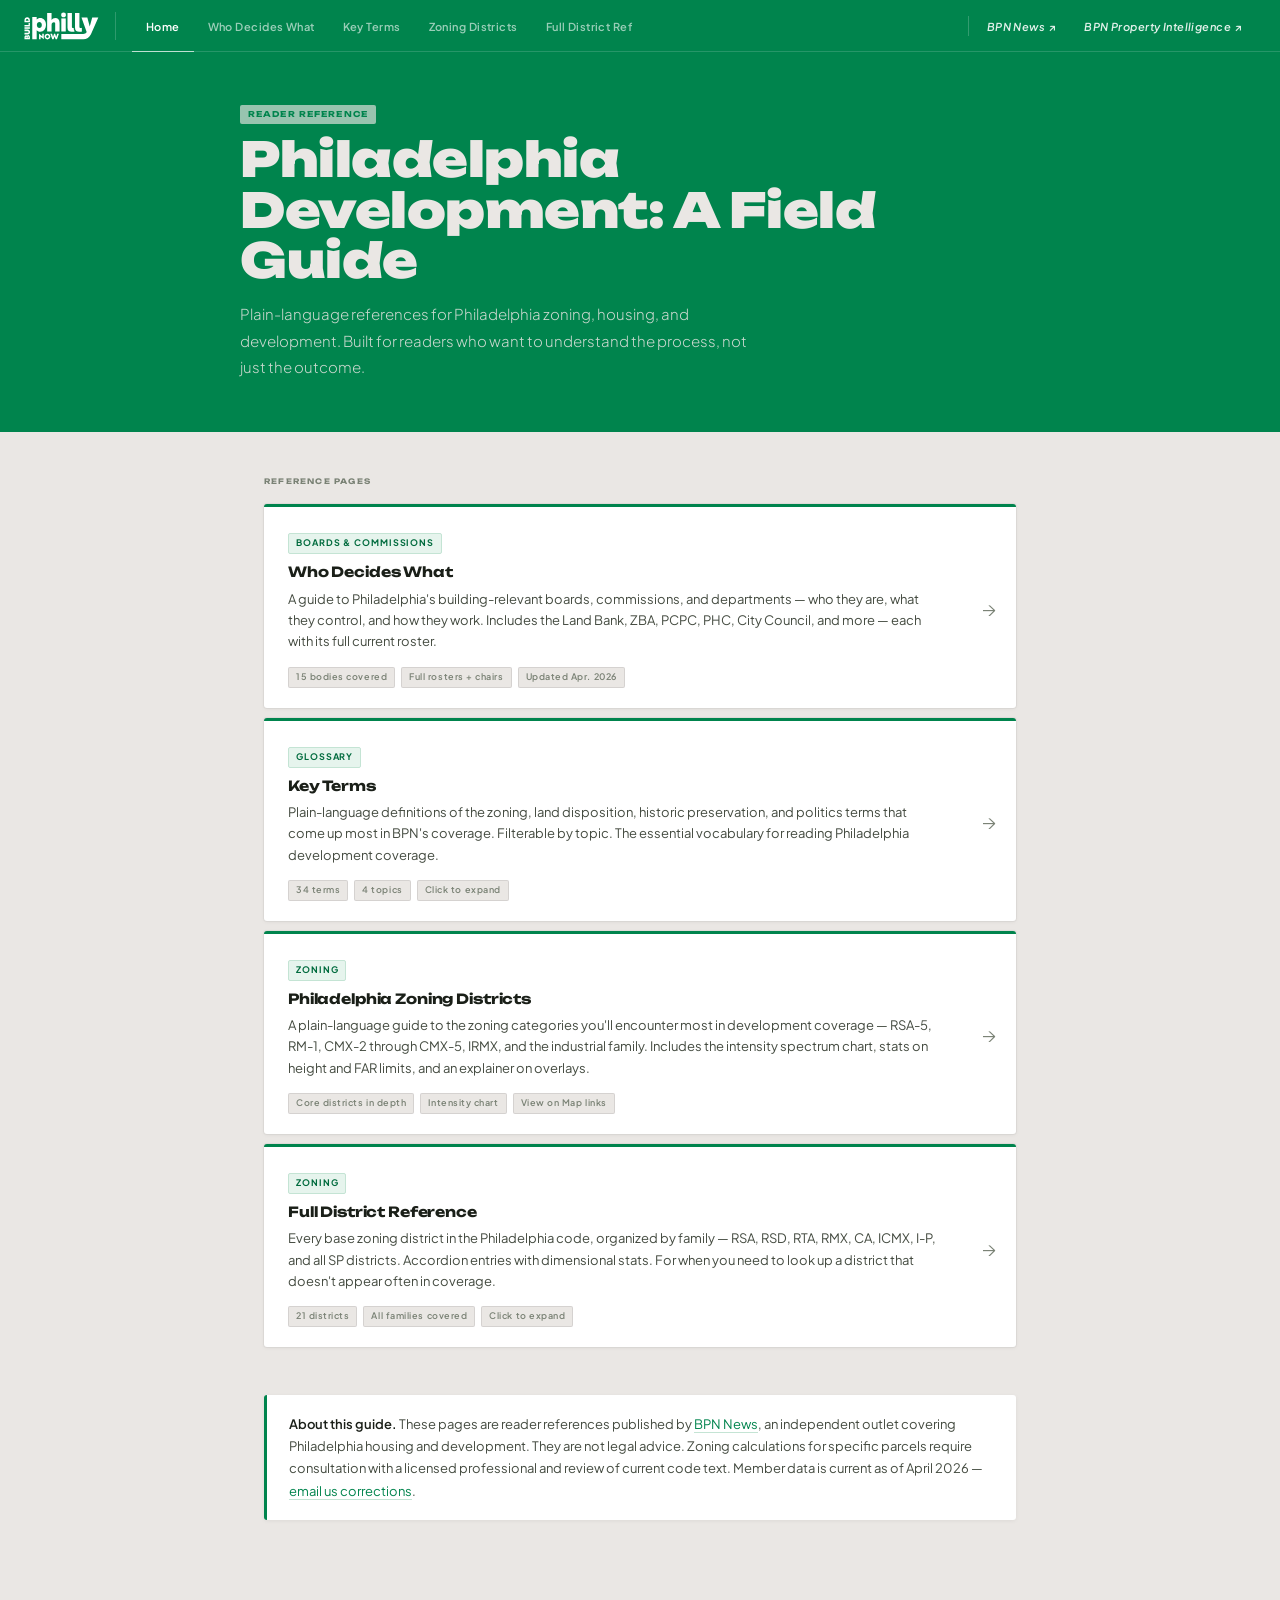
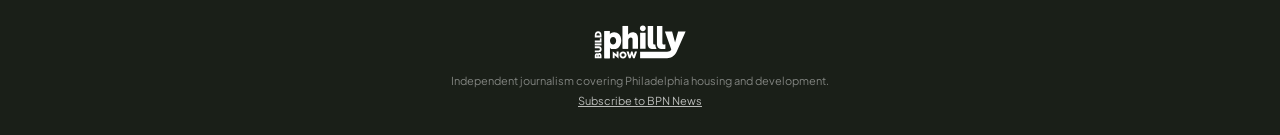
<file: index.html>
<!DOCTYPE html>
<html lang="en">
<head>
<meta charset="UTF-8">
<meta name="viewport" content="width=device-width, initial-scale=1.0">
<title>BPN: Philly Development Field Guide</title>
<link rel="preconnect" href="https://fonts.googleapis.com">
<link rel="preconnect" href="https://fonts.gstatic.com" crossorigin>
<link href="https://fonts.googleapis.com/css2?family=Unbounded:wght@600;700;900&family=Plus+Jakarta+Sans:ital,wght@0,300;0,400;0,500;0,600;1,300;1,400&display=swap" rel="stylesheet">
<style>

  :root {
    --bpn-green:       #00844D;
    --bpn-green-dark:  #006b3e;
    --bpn-green-light: #e6f4ed;
    --bpn-green-mid:   #c4e4d4;
    --bpn-cream:       #EAE7E4;
    --bpn-white:       #FFFFFF;
    --ink:             #1a1f18;
    --ink-mid:         #444b40;
    --ink-dim:         #7a8275;
    --border:          rgba(0,0,0,0.08);

    /* cluster colors */
    --c-disposition: #00844D;
    --c-planning:    #1a6fa3;
    --c-historic:    #7c5232;
    --c-building:    #b84040;
    --c-taxes:       #5c5c8a;
    --c-design:      #b85c00;
    --c-admin:       #2e7a5a;
    --c-political:   #2c3e50;
  }

  *, *::before, *::after { box-sizing: border-box; margin: 0; padding: 0; }
  html { scroll-behavior: smooth; }

  body {
    font-family: 'Plus Jakarta Sans', sans-serif;
    background: var(--bpn-cream);
    color: var(--ink);
    font-weight: 400;
    line-height: 1.6;
  }

  /* ── HEADER ── */
  header {
    background: var(--bpn-green);
    padding: 56px 24px 60px;
  }

  .header-inner {
    max-width: 860px;
    margin: 0 auto;
  }

  .header-flag {
    display: flex;
    align-items: center;
    gap: 10px;
    margin-bottom: 20px;
  }

  .header-flag-wordmark {
    font-family: 'Unbounded', sans-serif;
    font-weight: 900;
    font-size: 7px;
    color: var(--bpn-cream);
    letter-spacing: .18em;
    text-transform: uppercase;
    line-height: 1.3;
    text-decoration: none;
  }

  .header-flag-sep {
    width: 1px;
    height: 18px;
    background: rgba(255,255,255,0.25);
  }

  .header-flag-label {
    font-family: 'Plus Jakarta Sans', sans-serif;
    font-weight: 600;
    font-size: 9px;
    color: var(--bpn-cream);
    letter-spacing: .15em;
    text-transform: uppercase;
    opacity: .65;
  }

  .header-eyebrow {
    font-family: 'Unbounded', sans-serif;
    font-weight: 700;
    font-size: 10px;
    color: var(--bpn-cream);
    letter-spacing: .14em;
    text-transform: uppercase;
    opacity: .65;
    margin-bottom: 10px;
    background: var(--bpn-cream);
    color: var(--bpn-green);
    display: inline-block;
    padding: 3px 8px;
    border-radius: 2px;
    font-size: 8px;
  }

  .header-title {
    font-family: 'Unbounded', sans-serif;
    font-weight: 900;
    font-size: clamp(28px, 5vw, 52px);
    color: var(--bpn-cream);
    line-height: 1.05;
    letter-spacing: -.01em;
    margin-bottom: 18px;
  }

  .header-desc {
    color: var(--bpn-cream);
    font-size: 15px;
    font-weight: 300;
    line-height: 1.75;
    max-width: 620px;
    opacity: .88;
  }

  .header-meta {
    margin-top: 22px;
    font-size: 11px;
    font-weight: 600;
    color: var(--bpn-cream);
    opacity: .55;
    display: flex;
    gap: 18px;
    flex-wrap: wrap;
    align-items: center;
  }

  .header-meta a {
    color: inherit;
    text-decoration: underline;
    text-underline-offset: 3px;
  }

  /* ── FILTER BAR ── */
  .filter-wrap {
    position: sticky;
    top: 0;
    z-index: 100;
    background: var(--bpn-white);
    border-bottom: 1px solid rgba(0,0,0,0.08);
  }

  .filter-bar {
    max-width: 860px;
    margin: 0 auto;
    padding: 0 24px;
    display: flex;
    overflow-x: auto;
    scrollbar-width: none;
    gap: 0;
  }

  .filter-bar::-webkit-scrollbar { display: none; }

  .filter-btn {
    background: none;
    border: none;
    border-bottom: 2px solid transparent;
    padding: 12px 13px;
    font-family: 'Plus Jakarta Sans', sans-serif;
    font-size: 11px;
    font-weight: 600;
    letter-spacing: .03em;
    color: var(--ink-dim);
    cursor: pointer;
    white-space: nowrap;
    transition: all .15s;
    position: relative;
    top: 1px;
  }

  .filter-btn:hover { color: var(--ink); }

  .filter-btn.active {
    color: var(--bpn-green);
    border-bottom-color: var(--bpn-green);
  }

  /* ── MAIN ── */
  main {
    max-width: 860px;
    margin: 0 auto;
    padding: 32px 24px 80px;
  }

  /* ── INFO BOX ── */
  .info-box {
    background: var(--bpn-white);
    border-radius: 3px;
    border-left: 3px solid var(--bpn-green);
    padding: 14px 18px;
    margin-bottom: 32px;
    font-size: 12px;
    color: var(--ink-mid);
    line-height: 1.7;
    box-shadow: 0 1px 4px rgba(0,0,0,0.06);
  }

  .info-box strong { color: var(--ink); }

  .info-box a { color: var(--bpn-green); text-decoration: none; border-bottom: 1px solid var(--bpn-green-mid); }

  /* ── CLUSTER SECTION ── */
  .cluster-section { margin-bottom: 36px; }
  .cluster-section.hidden { display: none; }

  .cluster-header {
    display: flex;
    align-items: center;
    gap: 10px;
    margin-bottom: 12px;
    padding-bottom: 8px;
    border-bottom: 1px solid rgba(0,0,0,0.1);
  }

  .cluster-dot {
    width: 8px;
    height: 8px;
    border-radius: 50%;
    flex-shrink: 0;
  }

  .cluster-label {
    font-family: 'Unbounded', sans-serif;
    font-weight: 700;
    font-size: 8.5px;
    letter-spacing: .14em;
    text-transform: uppercase;
    color: var(--ink-dim);
  }

  /* ── CARDS GRID ── */
  .cards-grid {
    display: grid;
    grid-template-columns: repeat(auto-fill, minmax(340px, 1fr));
    gap: 10px;
  }

  /* ── CARD ── */
  .card {
    background: var(--bpn-white);
    border-radius: 3px;
    border-top: 3px solid transparent;
    padding: 0;
    box-shadow: 0 1px 4px rgba(0,0,0,0.06), 0 0 0 1px rgba(0,0,0,0.04);
    transition: box-shadow .2s ease, transform .2s ease;
    overflow: hidden;
  }

  .card:hover {
    box-shadow: 0 4px 14px rgba(0,0,0,0.10), 0 0 0 1px rgba(0,0,0,0.04);
  }

  .card-header {
    padding: 16px 20px 14px;
    cursor: pointer;
    user-select: none;
    position: relative;
  }

  .event-tag {
    display: inline-block;
    padding: 3px 8px;
    border-radius: 2px;
    font-family: 'Plus Jakarta Sans', sans-serif;
    font-size: 9px;
    font-weight: 700;
    letter-spacing: .1em;
    text-transform: uppercase;
    margin-bottom: 8px;
    color: var(--bpn-white);
  }

  .card-name {
    font-family: 'Unbounded', sans-serif;
    font-weight: 700;
    font-size: 13px;
    line-height: 1.3;
    color: var(--ink);
    padding-right: 28px;
    margin-bottom: 6px;
  }

  .card-tagline {
    font-size: 12px;
    color: var(--ink-mid);
    line-height: 1.6;
    font-weight: 400;
  }

  .toggle-icon {
    position: absolute;
    top: 18px;
    right: 16px;
    width: 22px;
    height: 22px;
    border-radius: 50%;
    background: var(--bpn-cream);
    display: flex;
    align-items: center;
    justify-content: center;
    transition: background .15s;
  }

  .toggle-icon svg {
    width: 12px;
    height: 12px;
    stroke: var(--ink-dim);
    transition: transform .22s;
  }

  .card.open .toggle-icon svg { transform: rotate(180deg); }
  .card.open .toggle-icon { background: var(--bpn-green-light); }

  /* ── CARD BODY ── */
  .card-body {
    display: none;
    border-top: 1px solid rgba(0,0,0,0.06);
    padding: 16px 20px;
    background: #f9f8f6;
  }

  .card.open .card-body { display: block; }

  .field { margin-bottom: 12px; }
  .field:last-child { margin-bottom: 0; }

  .field-label {
    font-size: 9px;
    font-weight: 700;
    letter-spacing: .12em;
    text-transform: uppercase;
    color: var(--ink-dim);
    margin-bottom: 4px;
  }

  .field-value {
    font-size: 12px;
    color: var(--ink);
    line-height: 1.65;
  }

  .field-value a {
    color: var(--bpn-green);
    text-decoration: none;
    border-bottom: 1px solid var(--bpn-green-mid);
  }

  .field-value a:hover { border-bottom-color: var(--bpn-green); }

  .divider {
    border: none;
    border-top: 1px solid rgba(0,0,0,0.06);
    margin: 12px 0;
  }

  /* ── MEMBER LABELS ── */
  .member-list {
    display: flex;
    flex-wrap: wrap;
    gap: 5px;
    margin-top: 4px;
  }

  .pill {
    background: var(--bpn-cream);
    border: 1px solid rgba(0,0,0,0.1);
    border-radius: 20px;
    padding: 3px 10px;
    font-size: 11px;
    font-weight: 500;
    color: var(--ink);
    line-height: 1.5;
  }

  .pill.chair {
    background: var(--bpn-green-light);
    border-color: var(--bpn-green-mid);
    color: var(--bpn-green-dark);
    font-weight: 600;
  }

  .pill.exofficio {
    background: #f2f2f0;
    border-style: dashed;
    color: var(--ink-mid);
    font-style: italic;
  }

  .pill.vacant {
    background: #fff8e6;
    border-color: #d4a820;
    color: #7a5c00;
  }

  /* ── TYPE BADGES ── */
  .type-badge {
    display: inline-block;
    padding: 2px 7px;
    border-radius: 2px;
    font-size: 9.5px;
    font-weight: 600;
    letter-spacing: .04em;
  }

  .t-quasi       { background: rgba(26,111,163,0.1);  color: #1a6fa3; }
  .t-advisory    { background: rgba(184,92,0,0.1);    color: #b85c00; }
  .t-admin       { background: rgba(0,0,0,0.06);      color: var(--ink-mid); }
  .t-legislative { background: rgba(92,92,138,0.1);   color: #5c5c8a; }
  .t-informal    { background: rgba(184,64,64,0.1);   color: #b84040; }

  /* ── DISCRETION BAR ── */
  .disc-wrap {
    display: flex;
    align-items: center;
    gap: 10px;
    margin-top: 4px;
  }

  .disc-bar {
    flex: 1;
    height: 4px;
    background: rgba(0,0,0,0.08);
    border-radius: 2px;
    overflow: hidden;
  }

  .disc-fill {
    height: 100%;
    border-radius: 2px;
    background: var(--bpn-green);
  }

  .disc-label {
    font-size: 10px;
    font-weight: 600;
    color: var(--ink-dim);
    white-space: nowrap;
    min-width: 56px;
  }

  /* ── COVERAGE ── */
  .coverage {
    display: inline-flex;
    align-items: center;
    gap: 5px;
    font-size: 10px;
    font-weight: 600;
    padding: 3px 8px;
    border-radius: 20px;
    margin-top: 3px;
    letter-spacing: .02em;
  }

  .coverage.yes { background: var(--bpn-green-light); color: var(--bpn-green-dark); }
  .coverage.no  { background: rgba(0,0,0,0.05); color: var(--ink-dim); }
  .cov-dot { width: 5px; height: 5px; border-radius: 50%; background: currentColor; }

  /* ── GLOSSARY CTA (glossary lives on its own page) ── */
  .glossary-cta {
    margin-top: 48px;
    padding-top: 32px;
    border-top: 2px solid rgba(0,0,0,0.1);
  }
  .glossary-cta-link {
    display: block;
    padding: 24px 28px;
    background: var(--bpn-green-light);
    border: 1px solid var(--bpn-green-mid);
    border-radius: 8px;
    text-decoration: none;
    color: var(--ink);
    transition: background 0.15s, transform 0.15s;
  }
  .glossary-cta-link:hover {
    background: var(--bpn-green-mid);
    transform: translateY(-1px);
  }
  .glossary-cta-label {
    font-family: 'Unbounded', sans-serif;
    font-weight: 900;
    font-size: 18px;
    color: var(--bpn-green-dark);
    margin-bottom: 6px;
  }
  .glossary-cta-body {
    font-size: 14px;
    line-height: 1.55;
    color: var(--ink-mid);
  }
  .glossary-cta-body strong {
    color: var(--bpn-green-dark);
    font-weight: 600;
  }

  /* ── GLOSSARY ── */
  .glossary-wrap {
    margin-top: 48px;
    padding-top: 32px;
    border-top: 2px solid rgba(0,0,0,0.1);
  }

  .glossary-title {
    font-family: 'Unbounded', sans-serif;
    font-weight: 900;
    font-size: 20px;
    color: var(--ink);
    margin-bottom: 6px;
  }

  .glossary-sub {
    font-size: 13px;
    color: var(--ink-mid);
    margin-bottom: 20px;
    line-height: 1.65;
  }

  .glossary-grid {
    display: grid;
    grid-template-columns: repeat(auto-fill, minmax(260px, 1fr));
    gap: 8px;
  }

  .g-term {
    background: var(--bpn-white);
    border-radius: 3px;
    box-shadow: 0 1px 4px rgba(0,0,0,0.06), 0 0 0 1px rgba(0,0,0,0.04);
    padding: 12px 14px;
    cursor: pointer;
    transition: box-shadow .15s;
  }

  .g-term:hover { box-shadow: 0 3px 10px rgba(0,0,0,0.09); }

  .g-header {
    font-family: 'Unbounded', sans-serif;
    font-weight: 700;
    font-size: 10px;
    color: var(--bpn-green-dark);
    display: flex;
    justify-content: space-between;
    align-items: center;
    letter-spacing: .04em;
  }

  .g-header svg {
    width: 11px;
    height: 11px;
    stroke: var(--ink-dim);
    flex-shrink: 0;
    transition: transform .2s;
  }

  .g-term.open .g-header svg { transform: rotate(180deg); }

  .g-body {
    display: none;
    font-size: 11.5px;
    color: var(--ink-mid);
    line-height: 1.65;
    margin-top: 7px;
  }

  .g-term.open .g-body { display: block; }

  /* ── FOOTER ── */
  footer {
    background: var(--ink);
    color: rgba(255,255,255,.45);
    padding: 28px 24px;
    font-size: 11px;
    text-align: center;
    line-height: 1.8;
  }

  footer a { color: rgba(255,255,255,.7); }

  .footer-brand {
    font-family: 'Unbounded', sans-serif;
    font-weight: 900;
    font-size: 11px;
    color: var(--bpn-white);
    display: block;
    margin-bottom: 4px;
    letter-spacing: .05em;
  }

  .g-term.hidden { display: none; }

  .filter-sep {
    width: 1px;
    background: rgba(0,0,0,0.08);
    margin: 8px 4px;
    flex-shrink: 0;
  }

  .filter-link {
    color: var(--ink-dim);
    text-decoration: none;
    font-style: italic;
  }

  .filter-link:hover { color: var(--bpn-green); }

  .glossary-subhead {
    grid-column: 1 / -1;
    font-family: 'Unbounded', sans-serif;
    font-weight: 700;
    font-size: 8px;
    letter-spacing: .16em;
    text-transform: uppercase;
    color: var(--ink-dim);
    padding: 6px 0 4px;
    border-bottom: 1px solid rgba(0,0,0,0.1);
    margin-top: 10px;
  }

  .glossary-subhead:first-child { margin-top: 0; }
  .glossary-subhead.hidden { display: none; }

  @media (max-width: 600px) {
    header { padding: 36px 16px 40px; }
    main { padding: 20px 16px 60px; }
    .filter-bar { padding: 0 16px; }
    .cards-grid, .glossary-grid { grid-template-columns: 1fr; }
  }


@import url('https://fonts.googleapis.com/css2?family=Unbounded:wght@600;700;900&family=Plus+Jakarta+Sans:ital,wght@0,300;0,400;0,500;0,600;1,300;1,400&display=swap');

  :root {
    --bpn-green:       #00844D;
    --bpn-green-dark:  #006b3e;
    --bpn-green-light: #e6f4ed;
    --bpn-green-mid:   #c4e4d4;
    --bpn-cream:       #EAE7E4;
    --bpn-white:       #FFFFFF;
    --ink:             #1a1f18;
    --ink-mid:         #444b40;
    --ink-dim:         #7a8275;
    --border:          rgba(0,0,0,0.08);

    --res-color: #2d6a4f;
    --res-bg:    #eaf4ef;
    --res-border:#a8d4bc;
    --com-color: #1a6fa3;
    --com-bg:    #e8eef6;
    --com-border:#a8bade;
    --ind-color: #5a3e28;
    --ind-bg:    #f2ece4;
    --ind-border:#c8a882;
    --sp-color:  #4a2570;
    --sp-bg:     #f0eaf6;
    --sp-border: #c8a8de;
    --gold:      #b08d3a;
    --amber:     #7a5200;
  }

  *, *::before, *::after { box-sizing: border-box; margin: 0; padding: 0; }
  html { scroll-behavior: smooth; }

  body {
    font-family: 'Plus Jakarta Sans', sans-serif;
    background: var(--bpn-cream);
    color: var(--ink);
    font-size: 14px;
    line-height: 1.65;
  }

  /* ── HEADER ── */
  header {
    background: var(--bpn-green);
    color: var(--bpn-white);
  }

  .header-top {
    display: flex;
    align-items: center;
    gap: 12px;
    padding: 13px 24px;
    border-bottom: 1px solid rgba(255,255,255,0.15);
    max-width: 980px;
    margin: 0 auto;
  }

  .bpn-wordmark {
    font-family: 'Unbounded', sans-serif;
    font-weight: 900;
    font-size: 7px;
    color: var(--bpn-cream);
    letter-spacing: .18em;
    text-transform: uppercase;
    text-decoration: none;
    line-height: 1.3;
  }

  .header-sep {
    width: 1px;
    height: 16px;
    background: rgba(255,255,255,0.22);
    flex-shrink: 0;
  }

  .header-section-label {
    font-size: 9px;
    font-weight: 600;
    letter-spacing: .12em;
    text-transform: uppercase;
    color: rgba(255,255,255,0.55);
  }

  .header-body {
    max-width: 980px;
    margin: 0 auto;
    padding: 28px 24px 26px;
  }

  .header-eyebrow {
    display: inline-block;
    font-family: 'Unbounded', sans-serif;
    font-weight: 700;
    font-size: 8px;
    letter-spacing: .14em;
    text-transform: uppercase;
    background: var(--bpn-cream);
    color: var(--bpn-green);
    padding: 3px 8px;
    border-radius: 2px;
    margin-bottom: 10px;
  }

  .page-title {
    font-family: 'Unbounded', sans-serif;
    font-weight: 900;
    font-size: clamp(22px, 4vw, 40px);
    color: var(--bpn-cream);
    line-height: 1.08;
    letter-spacing: -.01em;
    margin-bottom: 10px;
  }

  .page-subtitle {
    font-size: 14px;
    font-weight: 300;
    color: var(--bpn-cream);
    opacity: .85;
    margin-bottom: 0;
    max-width: 560px;
    line-height: 1.6;
  }

  .meta-bar {
    display: flex;
    align-items: center;
    flex-wrap: wrap;
    gap: 8px 14px;
    margin-top: 18px;
    padding-top: 14px;
    border-top: 1px solid rgba(255,255,255,0.18);
    font-size: 10px;
    font-weight: 600;
    letter-spacing: .04em;
    color: rgba(255,255,255,0.5);
  }

  .meta-bar a {
    color: rgba(255,255,255,0.75);
    text-decoration: none;
    border-bottom: 1px solid rgba(255,255,255,0.25);
  }

  .meta-bar a:hover { color: var(--bpn-cream); border-bottom-color: rgba(255,255,255,0.6); }
  .meta-sep { opacity: 0.3; }

  /* ── SITE NAV BAR ── */
  .site-nav {
    position: sticky;
    top: 0;
    z-index: 100;
    background: var(--bpn-white);
    border-bottom: 1px solid rgba(0,0,0,0.08);
  }

  .site-nav-inner {
    max-width: 980px;
    margin: 0 auto;
    padding: 0 24px;
    display: flex;
    overflow-x: auto;
    scrollbar-width: none;
    gap: 0;
  }

  .site-nav-inner::-webkit-scrollbar { display: none; }

  .nav-link {
    display: block;
    padding: 11px 14px;
    font-size: 11px;
    font-weight: 600;
    letter-spacing: .03em;
    color: var(--ink-dim);
    text-decoration: none;
    white-space: nowrap;
    border-bottom: 2px solid transparent;
    position: relative;
    top: 1px;
    transition: color .15s;
  }

  .nav-link:hover { color: var(--ink); }
  .nav-link.active { color: var(--bpn-green); border-bottom-color: var(--bpn-green); }

  /* ── LAYOUT ── */
  .container {
    max-width: 980px;
    margin: 0 auto;
    padding: 0 24px 80px;
  }

  /* ── INTRO ── */
  .intro-section {
    display: grid;
    grid-template-columns: 1fr 260px;
    gap: 32px;
    margin: 36px 0;
    padding-bottom: 32px;
    border-bottom: 1px solid var(--border);
  }

  .intro-text p {
    font-size: 13.5px;
    font-weight: 400;
    color: var(--ink-mid);
    margin-bottom: 12px;
    line-height: 1.7;
  }

  .intro-text strong { font-weight: 600; color: var(--ink); }
  .intro-text em { font-style: italic; }
  .intro-text a { color: var(--bpn-green); text-decoration: none; border-bottom: 1px solid var(--bpn-green-mid); }

  .system-box {
    background: var(--ink);
    color: #f0ebe0;
    padding: 20px;
    border-radius: 3px;
    align-self: start;
  }

  .system-box h3 {
    font-family: 'Unbounded', sans-serif;
    font-size: 7px;
    letter-spacing: .16em;
    text-transform: uppercase;
    color: #a09880;
    margin-bottom: 14px;
    font-weight: 700;
  }

  .system-item {
    display: flex;
    align-items: baseline;
    gap: 10px;
    margin-bottom: 9px;
    font-size: 12px;
    line-height: 1.4;
  }

  .system-code {
    font-family: 'Plus Jakarta Sans', sans-serif;
    font-size: 11px;
    font-weight: 700;
    color: #e8c97a;
    white-space: nowrap;
    min-width: 52px;
  }

  .system-desc { color: #c8c0b0; font-weight: 300; }

  /* ── SECTION HEADERS ── */
  .section-header {
    display: flex;
    align-items: center;
    gap: 14px;
    margin: 44px 0 18px;
  }

  .section-label {
    font-family: 'Unbounded', sans-serif;
    font-size: 7px;
    letter-spacing: .16em;
    text-transform: uppercase;
    padding: 4px 9px;
    font-weight: 700;
    border-radius: 2px;
    white-space: nowrap;
  }

  .section-label.res { background: var(--res-bg); color: var(--res-color); }
  .section-label.com { background: var(--com-bg); color: var(--com-color); }
  .section-label.ind { background: var(--ind-bg); color: var(--ind-color); }

  .section-rule { flex: 1; height: 1px; background: rgba(0,0,0,0.1); }

  .section-title {
    font-family: 'Unbounded', sans-serif;
    font-weight: 700;
    font-size: 17px;
    margin-bottom: 5px;
    letter-spacing: -.01em;
  }

  .section-intro {
    font-size: 13px;
    font-weight: 400;
    color: var(--ink-mid);
    margin-bottom: 20px;
    max-width: 680px;
    line-height: 1.7;
    font-style: italic;
  }

  /* ── DISTRICT CARDS (main guide) ── */
  .district-grid {
    display: grid;
    grid-template-columns: 1fr 1fr;
    gap: 8px;
    margin-bottom: 8px;
  }

  .district-grid.single { grid-template-columns: 1fr; }
  .district-grid.triple { grid-template-columns: 1fr 1fr 1fr; }

  .district-card {
    background: var(--bpn-white);
    border-radius: 3px;
    border-top: 3px solid transparent;
    padding: 20px 22px 18px;
    box-shadow: 0 1px 4px rgba(0,0,0,0.06), 0 0 0 1px rgba(0,0,0,0.04);
    position: relative;
    scroll-margin-top: 60px;
  }

  .district-card.res-card { border-top-color: var(--res-color); }
  .district-card.com-card { border-top-color: var(--com-color); }
  .district-card.ind-card { border-top-color: var(--ind-color); }

  .district-card-top {
    display: flex;
    justify-content: space-between;
    align-items: flex-start;
    margin-bottom: 10px;
    gap: 10px;
  }

  .district-name-wrap {
    display: flex;
    align-items: center;
    gap: 8px;
  }

  .district-name {
    font-family: 'Unbounded', sans-serif;
    font-size: 18px;
    font-weight: 700;
    letter-spacing: -.01em;
  }

  .district-name.res { color: var(--res-color); }
  .district-name.com { color: var(--com-color); }
  .district-name.ind { color: var(--ind-color); }

  .anchor-link {
    color: var(--ink-dim);
    text-decoration: none;
    font-size: 13px;
    opacity: 0.4;
    transition: opacity .15s;
    line-height: 1;
    margin-top: 2px;
  }

  .anchor-link:hover { opacity: 1; }

  .district-tag {
    font-size: 9px;
    font-weight: 600;
    letter-spacing: .08em;
    text-transform: uppercase;
    color: var(--ink-dim);
    border: 1px solid rgba(0,0,0,0.1);
    padding: 2px 6px;
    border-radius: 2px;
    white-space: nowrap;
  }

  .district-headline {
    font-family: 'Unbounded', sans-serif;
    font-size: 11px;
    font-weight: 700;
    margin-bottom: 9px;
    line-height: 1.4;
    color: var(--ink);
    letter-spacing: -.01em;
  }

  .district-desc {
    font-size: 12.5px;
    font-weight: 400;
    color: var(--ink-mid);
    line-height: 1.7;
    margin-bottom: 12px;
  }

  .district-desc em { font-style: italic; }
  .district-desc strong { font-weight: 600; color: var(--ink); }

  /* ── STATS ROW ── */
  .stats-row {
    display: flex;
    gap: 14px;
    flex-wrap: wrap;
    padding-top: 10px;
    border-top: 1px solid rgba(0,0,0,0.07);
    margin-top: 4px;
  }

  .stat { display: flex; flex-direction: column; gap: 1px; }

  .stat-label {
    font-size: 8px;
    font-weight: 700;
    letter-spacing: .1em;
    text-transform: uppercase;
    color: var(--ink-dim);
  }

  .stat-value {
    font-size: 12px;
    font-weight: 600;
    color: var(--ink);
    font-variant-numeric: tabular-nums;
  }

  /* ── MAP BUTTON ── */
  .card-actions {
    display: flex;
    align-items: center;
    gap: 8px;
    margin-top: 12px;
    padding-top: 10px;
    border-top: 1px solid rgba(0,0,0,0.06);
    flex-wrap: wrap;
  }

  .map-btn {
    display: inline-flex;
    align-items: center;
    gap: 5px;
    font-size: 10px;
    font-weight: 700;
    letter-spacing: .06em;
    text-transform: uppercase;
    color: var(--bpn-green-dark);
    background: var(--bpn-green-light);
    border: 1px solid var(--bpn-green-mid);
    border-radius: 2px;
    padding: 4px 10px;
    text-decoration: none;
    transition: background .15s;
  }

  .map-btn:hover { background: var(--bpn-green-mid); }
  .map-btn svg { width: 10px; height: 10px; stroke: currentColor; flex-shrink: 0; }

  /* ── CALLOUT / NOTE ── */
  .callout {
    border-left: 3px solid var(--gold);
    padding: 13px 16px;
    background: #fdf9f0;
    margin: 20px 0;
    font-size: 12.5px;
    color: var(--ink-mid);
    line-height: 1.65;
    border-radius: 0 3px 3px 0;
  }

  .callout strong { font-weight: 600; color: var(--amber); }

  /* ── OVERLAY ALERT ── */
  .overlay-alert {
    background: var(--ink);
    color: #f0ebe0;
    padding: 24px 28px;
    margin: 44px 0 0;
    border-radius: 3px;
    display: grid;
    grid-template-columns: 24px 1fr;
    gap: 14px;
    align-items: start;
  }

  .overlay-alert-icon { font-size: 18px; margin-top: 2px; }

  .overlay-alert h3 {
    font-family: 'Unbounded', sans-serif;
    font-size: 13px;
    font-weight: 700;
    margin-bottom: 8px;
    color: #e8c97a;
    letter-spacing: -.01em;
  }

  .overlay-alert p {
    font-size: 12.5px;
    font-weight: 300;
    color: #c8c0b0;
    line-height: 1.65;
  }

  .overlay-alert strong { color: #f0ebe0; font-weight: 600; }

  /* ── INTENSITY LADDER ── */
  .ladder-scroll {
    overflow-x: auto;
    -webkit-overflow-scrolling: touch;
    margin: 12px 0 4px;
    mask-image: linear-gradient(to right, black 85%, transparent 100%);
    -webkit-mask-image: linear-gradient(to right, black 85%, transparent 100%);
  }

  .ladder-scroll.no-fade {
    mask-image: none;
    -webkit-mask-image: none;
  }

  .ladder {
    display: flex;
    gap: 5px;
    align-items: flex-end;
    padding-bottom: 4px;
    min-width: 620px;
  }

  .rung {
    display: flex;
    flex-direction: column;
    align-items: center;
    gap: 5px;
    width: 50px;
    flex-shrink: 0;
  }

  .rung-bar { width: 100%; border-radius: 2px 2px 0 0; }

  .rung-label {
    font-size: 8px;
    font-weight: 600;
    text-align: center;
    letter-spacing: .04em;
    line-height: 1.3;
    white-space: nowrap;
  }

  .rung-label.res { color: var(--res-color); }
  .rung-label.com { color: var(--com-color); }
  .rung-label.ind { color: var(--ind-color); }

  .ladder-scroll-hint {
    font-size: 9px;
    font-weight: 600;
    color: var(--ink-dim);
    letter-spacing: .08em;
    margin-bottom: 4px;
    display: none;
  }

  @media (max-width: 700px) { .ladder-scroll-hint { display: block; } }

  .ladder-caption {
    font-size: 11px;
    color: var(--ink-dim);
    font-style: italic;
    text-align: center;
    margin: 6px 0 18px;
  }

  /* ── USE TAGS ── */
  .use-tags { display: flex; flex-wrap: wrap; gap: 5px; margin-top: 8px; }

  .use-tag {
    font-size: 9px;
    font-weight: 600;
    padding: 2px 7px;
    border-radius: 2px;
    letter-spacing: .05em;
  }

  .use-tag.yes { background: var(--res-bg); color: var(--res-color); }
  .use-tag.no  { background: #f0f0f0; color: #999; }

  /* ── FAMILY BLOCK (other page) ── */
  .family { margin-bottom: 36px; }

  .family-header {
    display: flex;
    align-items: baseline;
    gap: 12px;
    margin-bottom: 12px;
    padding-bottom: 8px;
    border-bottom: 2px solid var(--ink);
  }

  .family-label {
    font-family: 'Unbounded', sans-serif;
    font-size: 7px;
    letter-spacing: .16em;
    text-transform: uppercase;
    padding: 3px 8px;
    font-weight: 700;
    flex-shrink: 0;
    border-radius: 2px;
  }

  .family-label.res { background: var(--res-bg); color: var(--res-color); }
  .family-label.com { background: var(--com-bg); color: var(--com-color); }
  .family-label.ind { background: var(--ind-bg); color: var(--ind-color); }

  .family-name {
    font-family: 'Unbounded', sans-serif;
    font-size: 15px;
    font-weight: 700;
    letter-spacing: -.01em;
  }

  .family-summary { margin-bottom: 14px; }

  .family-summary p {
    font-size: 13px;
    color: var(--ink-mid);
    line-height: 1.7;
    margin-bottom: 8px;
  }

  .family-summary strong { font-weight: 600; color: var(--ink); }

  .family-districts {
    display: flex;
    flex-wrap: wrap;
    gap: 6px;
    margin-bottom: 14px;
  }

  .family-district-chip {
    font-size: 11px;
    font-weight: 600;
    padding: 3px 9px;
    border-radius: 2px;
    letter-spacing: .04em;
  }

  .family-district-chip.res { background: var(--res-bg); color: var(--res-color); border: 1px solid var(--res-border); }
  .family-district-chip.com { background: var(--com-bg); color: var(--com-color); border: 1px solid var(--com-border); }
  .family-district-chip.ind { background: var(--ind-bg); color: var(--ind-color); border: 1px solid var(--ind-border); }

  /* ── ACCORDION (other page) ── */
  details {
    border: none;
    background: var(--bpn-white);
    margin-bottom: 4px;
    border-radius: 3px;
    box-shadow: 0 1px 4px rgba(0,0,0,0.06), 0 0 0 1px rgba(0,0,0,0.04);
    scroll-margin-top: 60px;
  }

  details[open] {
    box-shadow: 0 3px 12px rgba(0,0,0,0.09), 0 0 0 1px rgba(0,0,0,0.06);
  }

  summary {
    display: flex;
    align-items: center;
    gap: 12px;
    padding: 13px 16px;
    cursor: pointer;
    list-style: none;
    user-select: none;
    position: relative;
  }

  summary::-webkit-details-marker { display: none; }

  summary::after {
    content: '+';
    font-family: 'Plus Jakarta Sans', sans-serif;
    font-size: 17px;
    font-weight: 300;
    color: var(--ink-dim);
    margin-left: auto;
    transition: transform 0.15s ease;
    line-height: 1;
    flex-shrink: 0;
  }

  details[open] summary::after {
    content: '−';
    color: var(--ink);
  }

  .summary-code {
    font-size: 14px;
    font-weight: 700;
    font-family: 'Unbounded', sans-serif;
    min-width: 58px;
    flex-shrink: 0;
    letter-spacing: -.01em;
  }

  .summary-code.res { color: var(--res-color); }
  .summary-code.com { color: var(--com-color); }
  .summary-code.ind { color: var(--ind-color); }

  .summary-headline {
    font-size: 13px;
    font-weight: 600;
    line-height: 1.35;
    color: var(--ink);
  }

  .summary-tag {
    font-size: 9px;
    font-weight: 600;
    letter-spacing: .08em;
    text-transform: uppercase;
    color: var(--ink-dim);
    display: block;
    margin-top: 2px;
  }

  .detail-body {
    padding: 0 16px 18px;
    border-top: 1px solid rgba(0,0,0,0.06);
  }

  .detail-desc {
    font-size: 12.5px;
    color: var(--ink-mid);
    line-height: 1.7;
    margin-top: 14px;
    margin-bottom: 12px;
  }

  .detail-desc + .detail-desc { margin-top: -4px; }
  .detail-desc strong { font-weight: 600; color: var(--ink); }
  .detail-desc em { font-style: italic; }

  /* ── PAGE INTRO (other page) ── */
  .page-intro {
    margin: 28px 0 36px;
    padding: 16px 20px;
    border-left: 3px solid var(--gold);
    background: #fdf9f0;
    font-size: 13px;
    color: var(--ink-mid);
    line-height: 1.65;
    border-radius: 0 3px 3px 0;
  }

  .page-intro strong { font-weight: 600; color: var(--amber); }
  .page-intro a { color: var(--bpn-green); text-decoration: none; border-bottom: 1px solid var(--bpn-green-mid); }

  /* ── SOURCE BAR ── */
  .source-bar {
    margin-top: 44px;
    padding-top: 18px;
    border-top: 1px solid rgba(0,0,0,0.1);
    font-size: 11px;
    color: var(--ink-dim);
    line-height: 1.9;
  }

  .source-bar a { color: var(--bpn-green); text-decoration: none; border-bottom: 1px solid var(--bpn-green-mid); }
  .source-bar a:hover { border-bottom-color: var(--bpn-green); }

  /* ── FOOTER ── */
  footer {
    background: var(--ink);
    color: rgba(255,255,255,.45);
    padding: 24px;
    font-size: 11px;
    text-align: center;
    line-height: 1.8;
  }

  footer a { color: rgba(255,255,255,.7); }

  .footer-brand {
    font-family: 'Unbounded', sans-serif;
    font-weight: 900;
    font-size: 11px;
    color: var(--bpn-white);
    display: block;
    margin-bottom: 4px;
    letter-spacing: .05em;
  }

  /* ── RESPONSIVE ── */
  @media (max-width: 700px) {
    .intro-section { grid-template-columns: 1fr; }
    .system-box { display: none; }
    .district-grid,
    .district-grid.triple { grid-template-columns: 1fr; }
    .page-title { font-size: 24px; }
    .family-name { font-size: 13px; }
    .summary-headline { font-size: 12px; }
    .summary-code { min-width: 48px; font-size: 12px; }
  }



  /* ── PAGE SECTIONS ── */
  .page-section { display: none; }
  .page-section.active { display: block; }

  /* ── TOP BAR ── */
  .top-bar {
    position: sticky;
    top: 0;
    z-index: 200;
    background: var(--bpn-green);
    display: flex;
    align-items: center;
    gap: 0;
    padding: 0 24px;
    border-bottom: 1px solid rgba(255,255,255,0.15);
    height: 52px;
  }

  .top-bar-logo {
    display: flex;
    align-items: center;
    text-decoration: none;
    flex-shrink: 0;
    margin-right: 16px;
    padding-right: 16px;
    border-right: 1px solid rgba(255,255,255,0.18);
  }

  .top-bar-logo svg { height: 28px; width: auto; display: block; }

  .top-bar-nav {
    display: flex;
    overflow-x: auto;
    scrollbar-width: none;
    flex: 1;
  }

  .top-bar-nav::-webkit-scrollbar { display: none; }

  .top-nav-link {
    display: block;
    padding: 0 14px;
    height: 52px;
    line-height: 52px;
    font-size: 11px;
    font-weight: 600;
    letter-spacing: .04em;
    color: rgba(255,255,255,0.6);
    text-decoration: none;
    white-space: nowrap;
    border-bottom: 2px solid transparent;
    position: relative;
    top: 1px;
    cursor: pointer;
    transition: color .15s;
  }

  .top-nav-link:hover { color: rgba(255,255,255,0.88); }
  .top-nav-link.active { color: #fff; border-bottom-color: rgba(255,255,255,0.7); }
  .top-nav-external {
    color: rgba(255,255,255,0.88);
    font-style: italic;
  }
  .top-nav-external:hover { color: #fff; }
  .top-nav-sep {
    width: 1px;
    height: 20px;
    background: rgba(255,255,255,0.2);
    margin: 0 4px;
    align-self: center;
  }
  .top-nav-sep-push { margin-left: auto; }

  /* Existing headers sit below top bar — remove their sticky/fixed position */
  .filter-wrap {
    position: sticky;
    top: 52px !important; /* account for top bar height */
    z-index: 100;
  }


  /* ── HOME PAGE STYLES ───────────────────────────────────────────────────── */
  #page-home main {
    flex: unset;
    max-width: 800px;
    margin: 0 auto;
    padding: 44px 24px 80px;
    width: 100%;
  }

  #page-home h1 {
    font-family: 'Unbounded', sans-serif;
    font-weight: 900;
    font-size: clamp(28px, 5vw, 48px);
    color: var(--bpn-cream);
    line-height: 1.05;
    letter-spacing: -.01em;
    margin-bottom: 16px;
  }

  #page-home .header-desc {
    font-size: 15px;
    font-weight: 300;
    color: var(--bpn-cream);
    opacity: .85;
    max-width: 520px;
    line-height: 1.75;
  }

  .guide-cards {
    display: flex;
    flex-direction: column;
    gap: 10px;
    margin-bottom: 48px;
  }

  .guide-card {
    display: flex;
    align-items: stretch;
    background: var(--bpn-white);
    border-radius: 3px;
    border-top: 3px solid var(--bpn-green);
    box-shadow: 0 1px 4px rgba(0,0,0,0.06), 0 0 0 1px rgba(0,0,0,0.04);
    text-decoration: none;
    color: var(--ink);
    transition: box-shadow .18s, transform .18s;
    overflow: hidden;
    cursor: pointer;
  }

  .guide-card:hover {
    box-shadow: 0 4px 16px rgba(0,0,0,0.10), 0 0 0 1px rgba(0,0,0,0.06);
    transform: translateY(-1px);
  }

  .guide-card-body {
    padding: 22px 24px 20px;
    flex: 1;
  }

  .guide-card-tag {
    font-size: 9px;
    font-weight: 700;
    letter-spacing: .1em;
    text-transform: uppercase;
    color: var(--bpn-green-dark);
    background: var(--bpn-green-light);
    border: 1px solid var(--bpn-green-mid);
    border-radius: 2px;
    padding: 2px 7px;
    display: inline-block;
    margin-bottom: 9px;
  }

  .guide-card-title {
    font-family: 'Unbounded', sans-serif;
    font-weight: 700;
    font-size: 14px;
    line-height: 1.3;
    margin-bottom: 7px;
    letter-spacing: -.01em;
    color: var(--ink);
  }

  .guide-card-desc {
    font-size: 13px;
    color: var(--ink-mid);
    line-height: 1.65;
    font-weight: 400;
    margin-bottom: 14px;
  }

  .guide-card-meta {
    display: flex;
    flex-wrap: wrap;
    gap: 6px;
  }

  .meta-chip {
    font-size: 9px;
    font-weight: 600;
    letter-spacing: .06em;
    color: var(--ink-dim);
    background: var(--bpn-cream);
    border: 1px solid rgba(0,0,0,0.09);
    border-radius: 2px;
    padding: 2px 7px;
  }

  .guide-card-arrow {
    display: flex;
    align-items: center;
    padding: 0 20px;
    color: var(--ink-dim);
    font-size: 20px;
    font-weight: 300;
    flex-shrink: 0;
    transition: color .15s, transform .15s;
  }

  .guide-card:hover .guide-card-arrow {
    color: var(--bpn-green);
    transform: translateX(3px);
  }

  #page-home .section-label {
    font-family: 'Unbounded', sans-serif;
    font-weight: 700;
    font-size: 7.5px;
    letter-spacing: .16em;
    text-transform: uppercase;
    color: var(--ink-dim);
    margin-bottom: 16px;
    /* reset any family-color inherited from zoning CSS */
    background: none;
    padding: 0;
  }

  .about-box {
    background: var(--bpn-white);
    border-radius: 3px;
    border-left: 3px solid var(--bpn-green);
    padding: 18px 22px;
    box-shadow: 0 1px 4px rgba(0,0,0,0.06);
    font-size: 13px;
    color: var(--ink-mid);
    line-height: 1.7;
  }

  .about-box strong { color: var(--ink); font-weight: 600; }
  .about-box a { color: var(--bpn-green); text-decoration: none; border-bottom: 1px solid var(--bpn-green-mid); }

  @media (max-width: 560px) {
    .guide-card-arrow { display: none; }
  }
  /* ── END HOME PAGE STYLES ───────────────────────────────────────────────── */

</style>
</head>
<body>

<!-- ── SHARED TOP BAR ──────────────────────────────────────── -->
<div class="top-bar">
  <a href="index.html" class="top-bar-logo" aria-label="Build Philly Now home">
    <svg xmlns="http://www.w3.org/2000/svg" viewBox="0 0 909.2 340.3" style="height:28px;width:auto;display:block;flex-shrink:0"><defs><style>.bl{fill:#fff}</style></defs><polygon class="bl" points="221.8 295.2 184 264.6 183 264.6 183 331.6 201.8 331.6 201.8 302 239.8 332.6 240.6 332.6 240.6 265.5 221.8 265.5 221.8 295.2"/><path class="bl" d="M285,264.1c-20.8,0-35.3,15.5-35.3,34.5s14.5,34.5,35.3,34.5,35.4-15.3,35.4-34.5-14.5-34.5-35.4-34.5ZM285,315.5c-9.6,0-16-8-16-16.9s6.3-16.9,16-16.9,16,8.2,16,16.9-6.2,16.9-16,16.9Z"/><polygon class="bl" points="391.3 305.3 391.2 305.3 379 265.5 364.9 265.5 352.8 305.3 352.7 305.3 341.4 265.5 319.9 265.5 343.3 331.6 359.9 331.6 371.9 296.5 384.1 331.6 400.7 331.6 424 265.5 402.5 265.5 391.3 305.3"/><path class="bl" d="M52,279.3c-7.8,0-13.3,5.6-14.8,10.9-1.7-4.3-5.6-8.5-12.4-8.5-13.4,0-19,12.3-19,27.3v22.5h66.2v-24c0-16.5-5.9-28.2-19.9-28.2ZM32.3,313.2h-11.3v-5.3c0-3.7,1.4-6.9,5.7-6.9s5.6,3.2,5.6,6.9v5.3ZM56.6,313.2h-12.2v-6.7c0-3.7,1.5-7.4,6.2-7.4s6.1,3.7,6.1,7.4v6.7Z"/><path class="bl" d="M46.9,213.3H5.7v19.3h39c7,0,10.9,3.4,10.9,10.5s-4,10.5-10.9,10.5H5.7v19.2h41.2c15.7,0,26.4-10.9,26.4-29.7s-10.7-29.8-26.4-29.8Z"/><rect class="bl" x="5.7" y="185.1" width="66.2" height="19.2"/><polygon class="bl" points="71.9 134.2 55.7 134.2 55.7 156.8 5.7 156.8 5.7 176.1 71.9 176.1 71.9 134.2"/><path class="bl" d="M71.9,102.6c0-23.7-14.1-38.1-33.1-38.1S5.7,78.8,5.7,102.6v23.2h66.2v-23.2ZM55.7,106.5H21.9v-3.7c0-12.8,8.2-19,16.9-19s16.9,6.2,16.9,19v3.7Z"/><path class="bl" d="M197.1,73.8c-17.8,0-34.4,7.8-43,18.8v-30.9h-53.5v270h53.5v-109.9c7.9,10.6,23.7,19.2,44.2,19.2,42.3,0,68.9-36.9,68.9-87.7s-31.9-79.4-70.1-79.4ZM186.5,194.4c-15.9,0-30.4-14.4-30.4-37s14.4-37,30.4-37,30.4,15.9,30.4,37-13.2,37-30.4,37Z"/><path class="bl" d="M380,73.8c-19.6,0-36,11.8-45.1,23.3V11.8h-53.5v224.9h53.8v-79.7c0-18,10.8-31,27.7-31s16.2,9,16.2,20.8v89.9h53.5v-102.2c0-40.9-20.5-60.8-52.6-60.8Z"/><rect class="bl" x="453.7" y="78" width="53.8" height="158.7"/><path class="bl" d="M480.8,63c17.4,0,28.6-10.8,28.6-28s-11.1-27.7-28.6-27.7-28.9,10.5-28.9,27.7,11.1,28,28.9,28Z"/><path class="bl" d="M579.4,240.9c15.9,0,28-2.7,32.8-4.8,1.3-.6,3.4-1.4,5.5-2.3-8.2-7.9-13.3-19.9-13.3-36.9v-2.3c-2.6.7-5.5,1.2-8.2,1.2-7.5,0-13.8-3.6-13.8-16.5V11.8h-53.5v179.5c0,36.4,23.2,49.6,50.5,49.6Z"/><path class="bl" d="M670.5,241c15.9,0,28-2.7,32.8-4.8v-44.2c-3.3,1.5-9.9,3.9-15.9,3.9s-13.8-3.6-13.8-16.5V11.8h-53.5v179.5c0,36.4,23.2,49.6,50.5,49.6Z"/><path class="bl" d="M829.3,66l-30.1,110.3-29.5-110.3h-71.1l63.1,177.7-1.4,3.3c-7,16-22.8,19.1-40.3,19.1h-266.4v65.6h266.4c40.6,0,77.4-24,93.8-61.2l89.6-204.5h-74.2Z"/></svg>
  </a>
  <nav class="top-bar-nav">
    <a class="top-nav-link active" href="index.html">Home</a>
    <a class="top-nav-link" href="who-decides-what.html">Who Decides What</a>
    <a class="top-nav-link" href="glossary.html">Key Terms</a>
    <a class="top-nav-link" href="philly-zoning-districts.html">Zoning Districts</a>
    <a class="top-nav-link" href="philly-zoning-districts-other.html">Full District Ref</a>
    <div class="top-nav-sep top-nav-sep-push"></div>
    <a class="top-nav-link top-nav-external" href="https://buildphillynow.substack.com/" target="_blank" rel="noopener">BPN News ↗</a>
    <a class="top-nav-link top-nav-external" href="https://map.buildphillynow.org/" target="_blank" rel="noopener">BPN Property Intelligence ↗</a>
  </nav>
</div>

<!-- ── PAGE: HOME ─────────────────────────────────────────── -->
<section id="page-home" class="page-section active">
  <header style="background:var(--bpn-green);padding:48px 24px 52px;">
    <div style="max-width:800px;margin:0 auto;">
      <div class="header-inner">
    <div class="header-flag" style="display:none">
      <a href="https://buildphillynow.substack.com" style="display:flex;align-items:center;text-decoration:none;flex-shrink:0" aria-label="Build Philly Now"><svg xmlns="http://www.w3.org/2000/svg" viewBox="0 0 909.2 340.3" style="height:36px;width:auto;display:block;flex-shrink:0"><defs><style>.bl{fill:#fff}</style></defs><polygon class="bl" points="221.8 295.2 184 264.6 183 264.6 183 331.6 201.8 331.6 201.8 302 239.8 332.6 240.6 332.6 240.6 265.5 221.8 265.5 221.8 295.2"/><path class="bl" d="M285,264.1c-20.8,0-35.3,15.5-35.3,34.5s14.5,34.5,35.3,34.5,35.4-15.3,35.4-34.5-14.5-34.5-35.4-34.5ZM285,315.5c-9.6,0-16-8-16-16.9s6.3-16.9,16-16.9,16,8.2,16,16.9-6.2,16.9-16,16.9Z"/><polygon class="bl" points="391.3 305.3 391.2 305.3 379 265.5 364.9 265.5 352.8 305.3 352.7 305.3 341.4 265.5 319.9 265.5 343.3 331.6 359.9 331.6 371.9 296.5 384.1 331.6 400.7 331.6 424 265.5 402.5 265.5 391.3 305.3"/><path class="bl" d="M52,279.3c-7.8,0-13.3,5.6-14.8,10.9-1.7-4.3-5.6-8.5-12.4-8.5-13.4,0-19,12.3-19,27.3v22.5h66.2v-24c0-16.5-5.9-28.2-19.9-28.2ZM32.3,313.2h-11.3v-5.3c0-3.7,1.4-6.9,5.7-6.9s5.6,3.2,5.6,6.9v5.3ZM56.6,313.2h-12.2v-6.7c0-3.7,1.5-7.4,6.2-7.4s6.1,3.7,6.1,7.4v6.7Z"/><path class="bl" d="M46.9,213.3H5.7v19.3h39c7,0,10.9,3.4,10.9,10.5s-4,10.5-10.9,10.5H5.7v19.2h41.2c15.7,0,26.4-10.9,26.4-29.7s-10.7-29.8-26.4-29.8Z"/><rect class="bl" x="5.7" y="185.1" width="66.2" height="19.2"/><polygon class="bl" points="71.9 134.2 55.7 134.2 55.7 156.8 5.7 156.8 5.7 176.1 71.9 176.1 71.9 134.2"/><path class="bl" d="M71.9,102.6c0-23.7-14.1-38.1-33.1-38.1S5.7,78.8,5.7,102.6v23.2h66.2v-23.2ZM55.7,106.5H21.9v-3.7c0-12.8,8.2-19,16.9-19s16.9,6.2,16.9,19v3.7Z"/><path class="bl" d="M197.1,73.8c-17.8,0-34.4,7.8-43,18.8v-30.9h-53.5v270h53.5v-109.9c7.9,10.6,23.7,19.2,44.2,19.2,42.3,0,68.9-36.9,68.9-87.7s-31.9-79.4-70.1-79.4ZM186.5,194.4c-15.9,0-30.4-14.4-30.4-37s14.4-37,30.4-37,30.4,15.9,30.4,37-13.2,37-30.4,37Z"/><path class="bl" d="M380,73.8c-19.6,0-36,11.8-45.1,23.3V11.8h-53.5v224.9h53.8v-79.7c0-18,10.8-31,27.7-31s16.2,9,16.2,20.8v89.9h53.5v-102.2c0-40.9-20.5-60.8-52.6-60.8Z"/><rect class="bl" x="453.7" y="78" width="53.8" height="158.7"/><path class="bl" d="M480.8,63c17.4,0,28.6-10.8,28.6-28s-11.1-27.7-28.6-27.7-28.9,10.5-28.9,27.7,11.1,28,28.9,28Z"/><path class="bl" d="M579.4,240.9c15.9,0,28-2.7,32.8-4.8,1.3-.6,3.4-1.4,5.5-2.3-8.2-7.9-13.3-19.9-13.3-36.9v-2.3c-2.6.7-5.5,1.2-8.2,1.2-7.5,0-13.8-3.6-13.8-16.5V11.8h-53.5v179.5c0,36.4,23.2,49.6,50.5,49.6Z"/><path class="bl" d="M670.5,241c15.9,0,28-2.7,32.8-4.8v-44.2c-3.3,1.5-9.9,3.9-15.9,3.9s-13.8-3.6-13.8-16.5V11.8h-53.5v179.5c0,36.4,23.2,49.6,50.5,49.6Z"/><path class="bl" d="M829.3,66l-30.1,110.3-29.5-110.3h-71.1l63.1,177.7-1.4,3.3c-7,16-22.8,19.1-40.3,19.1h-266.4v65.6h266.4c40.6,0,77.4-24,93.8-61.2l89.6-204.5h-74.2Z"/></svg></a>
      <div class="flag-sep"></div>
      <span class="flag-label">News</span>
    </div>
    <div class="header-eyebrow">Reader Reference</div>
    <h1>Philadelphia Development: A Field Guide</h1>
    <p class="header-desc">Plain-language references for Philadelphia zoning, housing, and development. Built for readers who want to understand the process, not just the outcome.</p>
  </div>
    </div>
  </header>
  <main style="max-width:800px;margin:0 auto;padding:44px 24px 80px;">
    

  <p class="section-label">Reference Pages</p>

  <div class="guide-cards">

    <a href="who-decides-what.html" class="guide-card">
      <div class="guide-card-body">
        <span class="guide-card-tag">Boards &amp; Commissions</span>
        <div class="guide-card-title">Who Decides What</div>
        <p class="guide-card-desc">A guide to Philadelphia's building-relevant boards, commissions, and departments — who they are, what they control, and how they work. Includes the Land Bank, ZBA, PCPC, PHC, City Council, and more — each with its full current roster.</p>
        <div class="guide-card-meta">
          <span class="meta-chip">15 bodies covered</span>
          <span class="meta-chip">Full rosters + chairs</span>
          <span class="meta-chip">Updated Apr. 2026</span>
        </div>
      </div>
      <div class="guide-card-arrow">→</div>
    </a>

    <a href="glossary.html" class="guide-card">
      <div class="guide-card-body">
        <span class="guide-card-tag">Glossary</span>
        <div class="guide-card-title">Key Terms</div>
        <p class="guide-card-desc">Plain-language definitions of the zoning, land disposition, historic preservation, and politics terms that come up most in BPN's coverage. Filterable by topic. The essential vocabulary for reading Philadelphia development coverage.</p>
        <div class="guide-card-meta">
          <span class="meta-chip">34 terms</span>
          <span class="meta-chip">4 topics</span>
          <span class="meta-chip">Click to expand</span>
        </div>
      </div>
      <div class="guide-card-arrow">→</div>
    </a>

    <a href="philly-zoning-districts.html" class="guide-card">
      <div class="guide-card-body">
        <span class="guide-card-tag">Zoning</span>
        <div class="guide-card-title">Philadelphia Zoning Districts</div>
        <p class="guide-card-desc">A plain-language guide to the zoning categories you'll encounter most in development coverage — RSA-5, RM-1, CMX-2 through CMX-5, IRMX, and the industrial family. Includes the intensity spectrum chart, stats on height and FAR limits, and an explainer on overlays.</p>
        <div class="guide-card-meta">
          <span class="meta-chip">Core districts in depth</span>
          <span class="meta-chip">Intensity chart</span>
          <span class="meta-chip">View on Map links</span>
        </div>
      </div>
      <div class="guide-card-arrow">→</div>
    </a>

    <a href="philly-zoning-districts-other.html" class="guide-card">
      <div class="guide-card-body">
        <span class="guide-card-tag">Zoning</span>
        <div class="guide-card-title">Full District Reference</div>
        <p class="guide-card-desc">Every base zoning district in the Philadelphia code, organized by family — RSA, RSD, RTA, RMX, CA, ICMX, I-P, and all SP districts. Accordion entries with dimensional stats. For when you need to look up a district that doesn't appear often in coverage.</p>
        <div class="guide-card-meta">
          <span class="meta-chip">21 districts</span>
          <span class="meta-chip">All families covered</span>
          <span class="meta-chip">Click to expand</span>
        </div>
      </div>
      <div class="guide-card-arrow">→</div>
    </a>

  </div>

  <div class="about-box">
    <strong>About this guide.</strong> These pages are reader references published by <a href="https://buildphillynow.substack.com" target="_blank">BPN News</a>, an independent outlet covering Philadelphia housing and development. They are not legal advice. Zoning calculations for specific parcels require consultation with a licensed professional and review of current code text. Member data is current as of April 2026 — <a href="mailto:tips@buildphillynow.com">email us corrections</a>.
  </div>


  </main>
</section>



<!-- ── SHARED FOOTER ──────────────────────────────────────── -->
<footer style="background:#1a1f18;color:rgba(255,255,255,.45);padding:24px;font-size:11px;text-align:center;line-height:1.8;">
  <svg xmlns="http://www.w3.org/2000/svg" viewBox="0 0 377.7 144" style="height:36px;width:auto;display:inline-block;margin-bottom:6px;"><defs><style>.fl{fill:#fff}</style></defs><g><path class="fl" d="M86.5,125.2v12h-7.6v-27.1h.4l15.3,12.4v-12h7.6v27.1h-.3l-15.4-12.4Z"/><path class="fl" d="M120.2,109.9c8.4,0,14.3,6.3,14.3,13.9s-5.9,13.9-14.3,13.9-14.3-6.2-14.3-13.9,5.9-13.9,14.3-13.9ZM120.2,130.7c3.9,0,6.5-3.2,6.5-6.8s-2.5-6.8-6.5-6.8-6.5,3.3-6.5,6.8,2.6,6.8,6.5,6.8Z"/><path class="fl" d="M143,110.4l4.5,16.1h0l4.9-16.1h5.7l4.9,16.1h0l4.5-16.1h8.7l-9.4,26.8h-6.7l-4.9-14.2-4.9,14.2h-6.7l-9.4-26.8h8.7Z"/></g><g><path class="fl" d="M7.2,137.1v-9.1c0-6.1,2.3-11,7.7-11s4.4,1.7,5,3.5c.6-2.2,2.8-4.4,6-4.4,5.7,0,8.1,4.7,8.1,11.4v9.7H7.2ZM13.4,129.7h4.6v-2.2c0-1.5-.6-2.8-2.3-2.8s-2.3,1.3-2.3,2.8v2.2ZM22.8,129.7h4.9v-2.7c0-1.5-.6-3-2.5-3s-2.5,1.5-2.5,3v2.7Z"/><path class="fl" d="M7.2,113.4v-7.8h15.8c2.8,0,4.4-1.4,4.4-4.2s-1.6-4.2-4.4-4.2H7.2v-7.8h16.7c6.4,0,10.7,4.4,10.7,12s-4.3,12-10.7,12H7.2Z"/><path class="fl" d="M34,77.9v7.8H7.2v-7.8h26.8Z"/><path class="fl" d="M34,74.2H7.2v-7.8h20.2v-9.1h6.5v16.9Z"/><path class="fl" d="M34,53.9H7.2v-9.4c0-9.6,5.7-15.4,13.4-15.4s13.4,5.8,13.4,15.4v9.4ZM13.7,46.1h13.7v-1.5c0-5.2-3.3-7.7-6.8-7.7s-6.8,2.5-6.8,7.7v1.5Z"/></g><g><path class="fl" d="M45.5,28.8h20.1v10.3c0,2.3-.2,3.9-.2,3.9h.2c2.7-5.7,10.5-10.1,19-10.1,15.5,0,28.4,11.7,28.4,32.1s-10.8,35.5-27.9,35.5-14.9-3.5-18-7.9h-.2s.4,1.6.4,5.1v39.1h-21.7V28.8ZM92.6,66.7c0-8.5-5.4-15-12.3-15s-12.3,5.8-12.3,15,5.8,15,12.3,15,12.3-6.3,12.3-15Z"/><path class="fl" d="M140,7.8v28.4c0,2.8-.1,5.7-.2,6.9,3.5-4.9,10.5-10.2,18.9-10.2,13,0,21.3,8,21.3,24.6v41.3h-21.7v-36.4c0-4.7-1.9-8.4-6.6-8.4-6.8,0-11.2,5.2-11.2,12.5v32.2h-21.8V7.8h21.3Z"/><path class="fl" d="M199.4,6c7.1,0,11.6,4.3,11.6,11.2s-4.5,11.3-11.6,11.3-11.7-4.4-11.7-11.3,4.5-11.2,11.7-11.2ZM210.3,34.6v64.2h-21.8V34.6h21.8Z"/><path class="fl" d="M249.5,82.7v-.9c-1.1.3-2.2.5-3.3.5-3,0-5.6-1.5-5.6-6.7V7.8h-21.7v72.6c0,14.7,9.4,20.1,20.5,20.1s11.3-1.1,13.3-1.9c.5-.2,1.4-.6,2.2-.9-3.3-3.2-5.4-8-5.4-14.9Z"/><path class="fl" d="M255.8,7.8h21.7v67.8c0,5.2,2.6,6.7,5.6,6.7s5.1-1,6.5-1.6v17.9c-1.9.9-6.8,1.9-13.3,1.9-11.1,0-20.5-5.4-20.5-20.1V7.8Z"/><rect class="fl" x="45.5" y="27.9" width="21.7" height="109.3"/><rect class="fl" x="118.7" y="7.8" width="21.7" height="91"/><path class="fl" d="M340.5,29.7l-12.2,44.6-11.9-44.6h-28.8l25.5,71.9-.6,1.3c-2.8,6.5-9.2,7.7-16.3,7.7h-107.8v26.5h107.8c16.4,0,31.3-9.7,38-24.8l36.3-82.8h-30Z"/></g></svg><br>
  Independent journalism covering Philadelphia housing and development.<br>
  <a href="https://buildphillynow.substack.com" target="_blank" style="color:rgba(255,255,255,.7);">Subscribe to BPN News</a>
</footer>

<script>
  // ── LEGACY HASH DEEP-LINK REDIRECT ──────────────────────────────────────
  // Preserves URLs that used to work in the old SPA, e.g.
  //   bpnguide.netlify.app/#RSA-5  →  /philly-zoning-districts.html#RSA-5
  //   bpnguide.netlify.app/#CMX-4  →  /philly-zoning-districts.html#CMX-4
  //   bpnguide.netlify.app/#glossary → /glossary.html
  // and rare full-reference districts → philly-zoning-districts-other.html.
  // Runs only on index.html; all four content pages now live at their own URLs.
  (function () {
    if (!window.location.hash) return;
    const anchor = window.location.hash.slice(1);
    if (!anchor) return;

    const CORE_ZONING = /^(RSA-[56]|RM-[1-4]|CMX-[1-5]|IRMX|I-[123])$/;
    const FULL_REF    = /^(RSA-|RSD-|RTA-|RMX-|CA-|ICMX|I-P|SP-)/;

    let target = null;
    if (CORE_ZONING.test(anchor))       target = 'philly-zoning-districts.html';
    else if (FULL_REF.test(anchor))     target = 'philly-zoning-districts-other.html';
    else if (/^glossary/i.test(anchor)) target = 'glossary.html';
    else                                target = 'who-decides-what.html';

    window.location.replace(target + '#' + anchor);
  })();
</script>

</body>
</html>
</file>
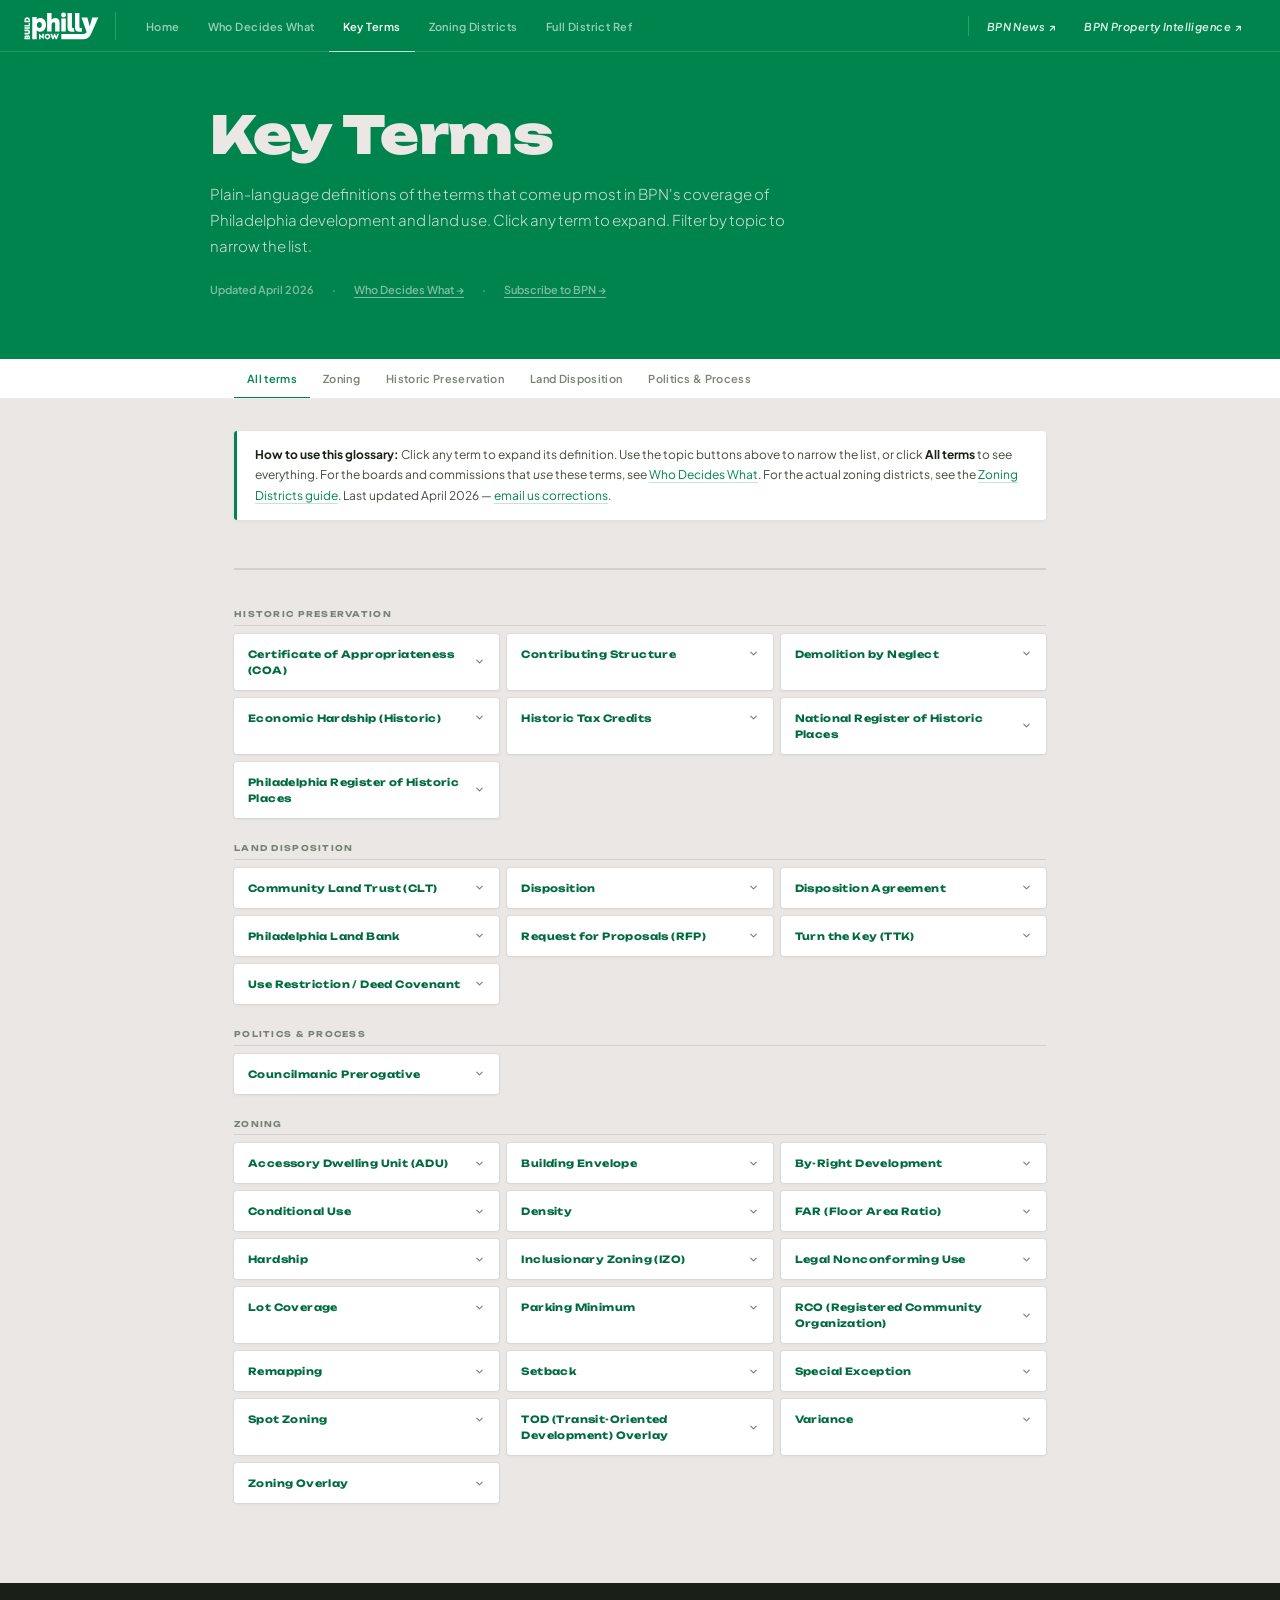
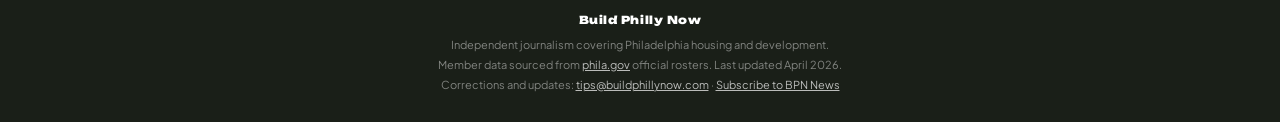
<file: glossary.html>
<!DOCTYPE html>
<html lang="en">
<head>
<meta charset="UTF-8">
<meta name="viewport" content="width=device-width, initial-scale=1.0">
<title>Key Terms — Philadelphia Development Glossary | Build Philly Now</title>
<link rel="preconnect" href="https://fonts.googleapis.com">
<link rel="preconnect" href="https://fonts.gstatic.com" crossorigin>
<link href="https://fonts.googleapis.com/css2?family=Unbounded:wght@600;700;900&family=Plus+Jakarta+Sans:ital,wght@0,300;0,400;0,500;0,600;1,300;1,400&display=swap" rel="stylesheet">
<style>
  /* Top-bar — inlined to guarantee it renders (same rules as zoning-districts pages) */
  .top-bar {
    position: sticky;
    top: 0;
    z-index: 200;
    background: #00844D;
    display: flex;
    align-items: center;
    padding: 0 24px;
    border-bottom: 1px solid rgba(255,255,255,0.15);
    height: 52px;
  }
  .top-bar-logo {
    display: flex;
    align-items: center;
    text-decoration: none;
    flex-shrink: 0;
    margin-right: 16px;
    padding-right: 16px;
    border-right: 1px solid rgba(255,255,255,0.18);
  }
  .top-bar-logo svg { height: 28px; width: auto; display: block; }
  .top-bar-nav {
    display: flex;
    overflow-x: auto;
    scrollbar-width: none;
    flex: 1;
    align-items: center;
  }
  .top-bar-nav::-webkit-scrollbar { display: none; }
  .top-nav-link {
    display: block;
    padding: 0 14px;
    height: 52px;
    line-height: 52px;
    font-size: 11px;
    font-weight: 600;
    letter-spacing: .04em;
    color: rgba(255,255,255,0.6);
    text-decoration: none;
    white-space: nowrap;
    border-bottom: 2px solid transparent;
    position: relative;
    top: 1px;
    cursor: pointer;
    transition: color .15s;
    font-family: 'Plus Jakarta Sans', sans-serif;
  }
  .top-nav-link:hover { color: rgba(255,255,255,0.88); }
  .top-nav-link.active { color: #fff; border-bottom-color: rgba(255,255,255,0.7); }
  .top-nav-external {
    color: rgba(255,255,255,0.88);
    font-style: italic;
  }
  .top-nav-external:hover { color: #fff; }
  .top-nav-sep {
    width: 1px;
    height: 20px;
    background: rgba(255,255,255,0.2);
    margin: 0 4px;
    align-self: center;
  }
  .top-nav-sep-push { margin-left: auto; }
</style>
<link rel="stylesheet" href="styles.css">
</head>
<body>


<!-- ── SHARED TOP BAR ──────────────────────────────────────── -->
<div class="top-bar">
  <a href="index.html" class="top-bar-logo" aria-label="Build Philly Now home"><svg xmlns="http://www.w3.org/2000/svg" viewBox="0 0 909.2 340.3" style="height:28px;width:auto;display:block;flex-shrink:0"><defs><style>.bl{fill:#fff}</style></defs><polygon class="bl" points="221.8 295.2 184 264.6 183 264.6 183 331.6 201.8 331.6 201.8 302 239.8 332.6 240.6 332.6 240.6 265.5 221.8 265.5 221.8 295.2"/><path class="bl" d="M285,264.1c-20.8,0-35.3,15.5-35.3,34.5s14.5,34.5,35.3,34.5,35.4-15.3,35.4-34.5-14.5-34.5-35.4-34.5ZM285,315.5c-9.6,0-16-8-16-16.9s6.3-16.9,16-16.9,16,8.2,16,16.9-6.2,16.9-16,16.9Z"/><polygon class="bl" points="391.3 305.3 391.2 305.3 379 265.5 364.9 265.5 352.8 305.3 352.7 305.3 341.4 265.5 319.9 265.5 343.3 331.6 359.9 331.6 371.9 296.5 384.1 331.6 400.7 331.6 424 265.5 402.5 265.5 391.3 305.3"/><path class="bl" d="M52,279.3c-7.8,0-13.3,5.6-14.8,10.9-1.7-4.3-5.6-8.5-12.4-8.5-13.4,0-19,12.3-19,27.3v22.5h66.2v-24c0-16.5-5.9-28.2-19.9-28.2ZM32.3,313.2h-11.3v-5.3c0-3.7,1.4-6.9,5.7-6.9s5.6,3.2,5.6,6.9v5.3ZM56.6,313.2h-12.2v-6.7c0-3.7,1.5-7.4,6.2-7.4s6.1,3.7,6.1,7.4v6.7Z"/><path class="bl" d="M46.9,213.3H5.7v19.3h39c7,0,10.9,3.4,10.9,10.5s-4,10.5-10.9,10.5H5.7v19.2h41.2c15.7,0,26.4-10.9,26.4-29.7s-10.7-29.8-26.4-29.8Z"/><rect class="bl" x="5.7" y="185.1" width="66.2" height="19.2"/><polygon class="bl" points="71.9 134.2 55.7 134.2 55.7 156.8 5.7 156.8 5.7 176.1 71.9 176.1 71.9 134.2"/><path class="bl" d="M71.9,102.6c0-23.7-14.1-38.1-33.1-38.1S5.7,78.8,5.7,102.6v23.2h66.2v-23.2ZM55.7,106.5H21.9v-3.7c0-12.8,8.2-19,16.9-19s16.9,6.2,16.9,19v3.7Z"/><path class="bl" d="M197.1,73.8c-17.8,0-34.4,7.8-43,18.8v-30.9h-53.5v270h53.5v-109.9c7.9,10.6,23.7,19.2,44.2,19.2,42.3,0,68.9-36.9,68.9-87.7s-31.9-79.4-70.1-79.4ZM186.5,194.4c-15.9,0-30.4-14.4-30.4-37s14.4-37,30.4-37,30.4,15.9,30.4,37-13.2,37-30.4,37Z"/><path class="bl" d="M380,73.8c-19.6,0-36,11.8-45.1,23.3V11.8h-53.5v224.9h53.8v-79.7c0-18,10.8-31,27.7-31s16.2,9,16.2,20.8v89.9h53.5v-102.2c0-40.9-20.5-60.8-52.6-60.8Z"/><rect class="bl" x="453.7" y="78" width="53.8" height="158.7"/><path class="bl" d="M480.8,63c17.4,0,28.6-10.8,28.6-28s-11.1-27.7-28.6-27.7-28.9,10.5-28.9,27.7,11.1,28,28.9,28Z"/><path class="bl" d="M579.4,240.9c15.9,0,28-2.7,32.8-4.8,1.3-.6,3.4-1.4,5.5-2.3-8.2-7.9-13.3-19.9-13.3-36.9v-2.3c-2.6.7-5.5,1.2-8.2,1.2-7.5,0-13.8-3.6-13.8-16.5V11.8h-53.5v179.5c0,36.4,23.2,49.6,50.5,49.6Z"/><path class="bl" d="M670.5,241c15.9,0,28-2.7,32.8-4.8v-44.2c-3.3,1.5-9.9,3.9-15.9,3.9s-13.8-3.6-13.8-16.5V11.8h-53.5v179.5c0,36.4,23.2,49.6,50.5,49.6Z"/><path class="bl" d="M829.3,66l-30.1,110.3-29.5-110.3h-71.1l63.1,177.7-1.4,3.3c-7,16-22.8,19.1-40.3,19.1h-266.4v65.6h266.4c40.6,0,77.4-24,93.8-61.2l89.6-204.5h-74.2Z"/></svg></a>
  <nav class="top-bar-nav">
    <a class="top-nav-link" href="index.html">Home</a>
    <a class="top-nav-link" href="who-decides-what.html">Who Decides What</a>
    <a class="top-nav-link active" href="glossary.html">Key Terms</a>
    <a class="top-nav-link" href="philly-zoning-districts.html">Zoning Districts</a>
    <a class="top-nav-link" href="philly-zoning-districts-other.html">Full District Ref</a>
    <div class="top-nav-sep top-nav-sep-push"></div>
    <a class="top-nav-link top-nav-external" href="https://buildphillynow.substack.com/" target="_blank" rel="noopener">BPN News ↗</a>
    <a class="top-nav-link top-nav-external" href="https://map.buildphillynow.org/" target="_blank" rel="noopener">BPN Property Intelligence ↗</a>
  </nav>
</div>

<!-- ═══════ HEADER ═══════ -->
<header>
  <div class="header-inner">
    <h1 class="header-title">Key Terms</h1>
    <p class="header-desc">Plain-language definitions of the terms that come up most in BPN's coverage of Philadelphia development and land use. Click any term to expand. Filter by topic to narrow the list.</p>
    <p class="header-meta">
      <span>Updated April 2026</span>
      <span>·</span>
      <a href="who-decides-what.html">Who Decides What →</a>
      <span>·</span>
      <a href="https://buildphillynow.substack.com" target="_blank">Subscribe to BPN →</a>
    </p>
  </div>
</header>

<!-- ═══════ FILTER BAR ═══════ -->
<div class="filter-wrap">
  <div class="filter-bar" id="filterBar">
    <button class="filter-btn active" data-filter="all">All terms</button>
    <button class="filter-btn" data-filter="planning">Zoning</button>
    <button class="filter-btn" data-filter="historic">Historic Preservation</button>
    <button class="filter-btn" data-filter="disposition">Land Disposition</button>
    <button class="filter-btn" data-filter="political">Politics &amp; Process</button>
  </div>
</div>

<!-- ═══════ MAIN ═══════ -->
<main>

  <div class="info-box">
    <strong>How to use this glossary:</strong> Click any term to expand its definition. Use the topic buttons above to narrow the list, or click <strong>All terms</strong> to see everything. For the boards and commissions that <em>use</em> these terms, see <a href="who-decides-what.html">Who Decides What</a>. For the actual zoning districts, see the <a href="philly-zoning-districts.html">Zoning Districts guide</a>. Last updated April 2026 — <a href="mailto:tips@buildphillynow.com">email us corrections</a>.
  </div>

  <div class="glossary-wrap" id="glossary">
    <div class="glossary-grid" id="glossaryGrid">

      <!-- ── HISTORIC PRESERVATION ─────────────────────────────── -->
      <div class="glossary-subhead">Historic Preservation</div>

      <div class="g-term" data-cluster="historic" onclick="toggleGlossary(this)">
        <div class="g-header">Certificate of Appropriateness (COA) <svg viewBox="0 0 24 24" fill="none" stroke-width="2.5" stroke-linecap="round" stroke-linejoin="round"><polyline points="6 9 12 15 18 9"/></svg></div>
        <div class="g-body">The approval required from the Philadelphia Historical Commission before any alteration, demolition, or new construction affecting a designated historic building or a contributing structure in a historic district. L&amp;I cannot issue a building permit for covered work without it. Staff approves the vast majority of applications; contested cases go to the Architectural Committee or the full commission.</div>
      </div>

      <div class="g-term" data-cluster="historic" onclick="toggleGlossary(this)">
        <div class="g-header">Contributing Structure <svg viewBox="0 0 24 24" fill="none" stroke-width="2.5" stroke-linecap="round" stroke-linejoin="round"><polyline points="6 9 12 15 18 9"/></svg></div>
        <div class="g-body">A building within a designated historic district that the Historical Commission has determined contributes to the district's historical, architectural, or aesthetic character. Contributing structures face demolition restrictions even though they're not individually listed on the Philadelphia Register &mdash; owners must demonstrate economic hardship to get demolition approved. The distinction between "contributing" and "individually designated" significantly affects what rights owners have.</div>
      </div>

      <div class="g-term" data-cluster="historic" onclick="toggleGlossary(this)">
        <div class="g-header">Demolition by Neglect <svg viewBox="0 0 24 24" fill="none" stroke-width="2.5" stroke-linecap="round" stroke-linejoin="round"><polyline points="6 9 12 15 18 9"/></svg></div>
        <div class="g-body">When a property owner allows a historic building to deteriorate through lack of maintenance to the point where demolition becomes the only viable option. Philadelphia's code (&#167;14-1006) specifically targets this practice &mdash; the Historical Commission can require owners to stabilize and maintain at-risk structures. It comes up frequently in advocacy battles over deteriorating historic buildings.</div>
      </div>

      <div class="g-term" data-cluster="historic" onclick="toggleGlossary(this)">
        <div class="g-header">Economic Hardship (Historic) <svg viewBox="0 0 24 24" fill="none" stroke-width="2.5" stroke-linecap="round" stroke-linejoin="round"><polyline points="6 9 12 15 18 9"/></svg></div>
        <div class="g-body">A specific legal standard under &#167;14-1005(6) that a property owner must meet to get Historical Commission approval for demolition of a historic structure. The bar is high: the owner must show that sale of the property is impracticable, that commercial rental can't provide a reasonable rate of return, and that other potential uses are foreclosed. This is a different and more demanding test than the ZBA's hardship standard for zoning variances.</div>
      </div>

      <div class="g-term" data-cluster="historic" onclick="toggleGlossary(this)">
        <div class="g-header">Historic Tax Credits <svg viewBox="0 0 24 24" fill="none" stroke-width="2.5" stroke-linecap="round" stroke-linejoin="round"><polyline points="6 9 12 15 18 9"/></svg></div>
        <div class="g-body">Financial incentives that offset the cost of rehabilitating designated historic buildings. The <strong>federal Historic Tax Credit</strong> provides a 20% income tax credit for qualified rehab expenses on income-producing National Register properties. The <strong>Pennsylvania Historic Preservation Tax Credit (HPTC)</strong> provides up to 25% of qualified costs, administered by PHFA &mdash; it is competitive, and demand regularly exceeds funding. Both can be stacked on the same project, which is how most large historic rehabs in Philadelphia pencil out financially.</div>
      </div>

      <div class="g-term" data-cluster="historic" onclick="toggleGlossary(this)">
        <div class="g-header">National Register of Historic Places <svg viewBox="0 0 24 24" fill="none" stroke-width="2.5" stroke-linecap="round" stroke-linejoin="round"><polyline points="6 9 12 15 18 9"/></svg></div>
        <div class="g-body">The federal government's official list of historically significant properties, maintained by the National Park Service. Being on the National Register alone imposes no local regulations &mdash; an owner can still demolish or alter a nationally listed building without city approval, unless it is also locally designated. The National Register matters primarily for tax credit eligibility: only listed properties qualify for the federal and Pennsylvania state historic tax credits.</div>
      </div>

      <div class="g-term" data-cluster="historic" onclick="toggleGlossary(this)">
        <div class="g-header">Philadelphia Register of Historic Places <svg viewBox="0 0 24 24" fill="none" stroke-width="2.5" stroke-linecap="round" stroke-linejoin="round"><polyline points="6 9 12 15 18 9"/></svg></div>
        <div class="g-body">The city's official list of buildings, structures, sites, and districts designated as historic by the Philadelphia Historical Commission. Local designation is what triggers regulatory consequences: owners need a Certificate of Appropriateness before altering, demolishing, or building on a designated property, and the city can block demolition if the owner can't demonstrate economic hardship. One significant adaptive reuse tool: designated historic structures that previously had at least 2,500 sq ft of non-residential use automatically qualify for the more flexible use rules of a CMX-3 district, even in a residentially zoned block (&#167;14-602(7)).</div>
      </div>

      <!-- ── LAND DISPOSITION ───────────────────────────────────── -->
      <div class="glossary-subhead">Land Disposition</div>

      <div class="g-term" data-cluster="disposition" onclick="toggleGlossary(this)">
        <div class="g-header">Community Land Trust (CLT) <svg viewBox="0 0 24 24" fill="none" stroke-width="2.5" stroke-linecap="round" stroke-linejoin="round"><polyline points="6 9 12 15 18 9"/></svg></div>
        <div class="g-body">A nonprofit model for permanent affordability in which a trust retains ownership of land while selling or leasing the buildings to lower-income residents. Because the trust controls the land, resale prices can be capped to keep homes affordable in perpetuity. Philadelphia has a handful of CLTs and the Land Bank has made some dispositions to CLT partners.</div>
      </div>

      <div class="g-term" data-cluster="disposition" onclick="toggleGlossary(this)">
        <div class="g-header">Disposition <svg viewBox="0 0 24 24" fill="none" stroke-width="2.5" stroke-linecap="round" stroke-linejoin="round"><polyline points="6 9 12 15 18 9"/></svg></div>
        <div class="g-body">The sale or transfer of a publicly owned property to a private developer, nonprofit, or other entity. A disposition is not complete until the deed is transferred; Land Bank board approval and City Council sign-off are intermediate steps, not the finish line.</div>
      </div>

      <div class="g-term" data-cluster="disposition" onclick="toggleGlossary(this)">
        <div class="g-header">Disposition Agreement <svg viewBox="0 0 24 24" fill="none" stroke-width="2.5" stroke-linecap="round" stroke-linejoin="round"><polyline points="6 9 12 15 18 9"/></svg></div>
        <div class="g-body">The contract between the Land Bank (or a city agency) and a buyer governing the sale of a publicly owned property. Often includes deed restrictions, development timelines, affordability covenants, and reversion clauses if conditions aren't met. Board approval of a disposition is approval of these terms, not just the transaction itself.</div>
      </div>

      <div class="g-term" data-cluster="disposition" onclick="toggleGlossary(this)">
        <div class="g-header">Philadelphia Land Bank <svg viewBox="0 0 24 24" fill="none" stroke-width="2.5" stroke-linecap="round" stroke-linejoin="round"><polyline points="6 9 12 15 18 9"/></svg></div>
        <div class="g-body">A public entity created in 2013 to consolidate the city's inventory of tax-delinquent and city-owned vacant properties and return them to productive use. The Land Bank can acquire properties from multiple city agencies, clear title, and sell them through competitive RFPs or direct sales. Its board approves individual dispositions, subject to City Council sign-off. Staffed by PHDC employees; distinct from but operationally linked to the Philadelphia Redevelopment Authority.</div>
      </div>

      <div class="g-term" data-cluster="disposition" onclick="toggleGlossary(this)">
        <div class="g-header">Request for Proposals (RFP) <svg viewBox="0 0 24 24" fill="none" stroke-width="2.5" stroke-linecap="round" stroke-linejoin="round"><polyline points="6 9 12 15 18 9"/></svg></div>
        <div class="g-body">The primary mechanism by which the Land Bank and other city agencies solicit development proposals for publicly owned properties. RFPs specify the site, programmatic requirements (affordability, permitted uses), and evaluation criteria. Winning an RFP doesn't transfer the property &mdash; it begins a negotiation process that culminates in a disposition agreement and eventual board and Council approval.</div>
      </div>

      <div class="g-term" data-cluster="disposition" onclick="toggleGlossary(this)">
        <div class="g-header">Turn the Key (TTK) <svg viewBox="0 0 24 24" fill="none" stroke-width="2.5" stroke-linecap="round" stroke-linejoin="round"><polyline points="6 9 12 15 18 9"/></svg></div>
        <div class="g-body">A PHDC homeownership program (not a Land Bank program per se, though PHDC often works with Land Bank inventory) in which city-owned vacant properties are made available to income-qualified buyers who commit to owner-occupancy. Buyers who meet affordability thresholds and deed restrictions can acquire properties at below-market prices, sometimes with rehab financing attached. The centerpiece of Mayor Parker's H.O.M.E. initiative.</div>
      </div>

      <div class="g-term" data-cluster="disposition" onclick="toggleGlossary(this)">
        <div class="g-header">Use Restriction / Deed Covenant <svg viewBox="0 0 24 24" fill="none" stroke-width="2.5" stroke-linecap="round" stroke-linejoin="round"><polyline points="6 9 12 15 18 9"/></svg></div>
        <div class="g-body">A legal restriction recorded against a property's deed that limits how it can be used, often for a set number of years. Common in affordable housing dispositions: a buyer might get a Land Bank property at a discount in exchange for a 30-year covenant requiring units be rented at affordable rates. Runs with the land, meaning future buyers are also bound.</div>
      </div>

      <!-- ── POLITICS & PROCESS ──────────────────────────────────── -->
      <div class="glossary-subhead">Politics &amp; Process</div>

      <div class="g-term" data-cluster="political" onclick="toggleGlossary(this)">
        <div class="g-header">Councilmanic Prerogative <svg viewBox="0 0 24 24" fill="none" stroke-width="2.5" stroke-linecap="round" stroke-linejoin="round"><polyline points="6 9 12 15 18 9"/></svg></div>
        <div class="g-body">The unwritten norm &mdash; not a law &mdash; by which Council members defer to a district colleague's position on land use in that district. Gives each district councilmember effective veto power, often exercised through inaction: a Land Bank resolution sits unsigned, a remapping bill never gets a hearing.</div>
      </div>

      <!-- ── ZONING ─────────────────────────────────────────────── -->
      <div class="glossary-subhead">Zoning</div>

      <div class="g-term" data-cluster="planning" onclick="toggleGlossary(this)">
        <div class="g-header">Accessory Dwelling Unit (ADU) <svg viewBox="0 0 24 24" fill="none" stroke-width="2.5" stroke-linecap="round" stroke-linejoin="round"><polyline points="6 9 12 15 18 9"/></svg></div>
        <div class="g-body">A second, smaller dwelling unit on the same lot as a primary home &mdash; like a garage apartment, basement unit, or backyard cottage. Philadelphia's zoning code has historically been restrictive on ADUs, limiting where and how they can be built. This has become a live policy debate as the city looks for gentle-density housing options in existing rowhouse neighborhoods.</div>
      </div>

      <div class="g-term" data-cluster="planning" onclick="toggleGlossary(this)">
        <div class="g-header">Building Envelope <svg viewBox="0 0 24 24" fill="none" stroke-width="2.5" stroke-linecap="round" stroke-linejoin="round"><polyline points="6 9 12 15 18 9"/></svg></div>
        <div class="g-body">The three-dimensional volume within which a structure must fit, defined by height limits, setbacks, and stepback requirements. Understanding the envelope helps translate abstract zoning numbers into what a building would actually look like on a specific site. When attorneys say a project "fits within the envelope," they mean no variances are needed for the building's size or position.</div>
      </div>

      <div class="g-term" data-cluster="planning" onclick="toggleGlossary(this)">
        <div class="g-header">By-Right Development <svg viewBox="0 0 24 24" fill="none" stroke-width="2.5" stroke-linecap="round" stroke-linejoin="round"><polyline points="6 9 12 15 18 9"/></svg></div>
        <div class="g-body">A project that complies with existing zoning as-of-right &mdash; no variance, special exception, or discretionary approval from ZBA or PCPC needed. By-right projects get a permit from L&amp;I without any public hearing. In Philadelphia, relatively few projects qualify because of the proliferation of overlays and outdated base zoning.</div>
      </div>

      <div class="g-term" data-cluster="planning" onclick="toggleGlossary(this)">
        <div class="g-header">Conditional Use <svg viewBox="0 0 24 24" fill="none" stroke-width="2.5" stroke-linecap="round" stroke-linejoin="round"><polyline points="6 9 12 15 18 9"/></svg></div>
        <div class="g-body">A use permitted in a zoning district, but only with approval from the City Planning Commission &mdash; not the ZBA. Conditional uses sit between by-right development and variances: the use itself is anticipated by the code, but PCPC reviews whether the specific proposal meets certain standards. Conditional use approvals are also subject to City Council appeal, giving them a political dimension that variances don't have.</div>
      </div>

      <div class="g-term" data-cluster="planning" onclick="toggleGlossary(this)">
        <div class="g-header">Density <svg viewBox="0 0 24 24" fill="none" stroke-width="2.5" stroke-linecap="round" stroke-linejoin="round"><polyline points="6 9 12 15 18 9"/></svg></div>
        <div class="g-body">In zoning, density usually refers to the number of dwelling units per acre or per lot &mdash; which is different from FAR, which measures total floor area. A building can have high FAR but low unit density (large units) or low FAR but relatively high density (small units). These terms get conflated in neighborhood debates, but they control different things and a project could be within FAR limits while still requiring a density variance.</div>
      </div>

      <div class="g-term" data-cluster="planning" onclick="toggleGlossary(this)">
        <div class="g-header">FAR (Floor Area Ratio) <svg viewBox="0 0 24 24" fill="none" stroke-width="2.5" stroke-linecap="round" stroke-linejoin="round"><polyline points="6 9 12 15 18 9"/></svg></div>
        <div class="g-body">The ratio of a building's total floor area to its lot size. A FAR of 2.0 on a 5,000 sq ft lot allows up to 10,000 sq ft of floor area. FAR limits determine how much can legally be built on a parcel before a variance is needed. Related but distinct from lot coverage (which controls the footprint) and density (which counts units).</div>
      </div>

      <div class="g-term" data-cluster="planning" onclick="toggleGlossary(this)">
        <div class="g-header">Hardship <svg viewBox="0 0 24 24" fill="none" stroke-width="2.5" stroke-linecap="round" stroke-linejoin="round"><polyline points="6 9 12 15 18 9"/></svg></div>
        <div class="g-body">The legal standard an applicant must meet to obtain a variance from the ZBA. It is not enough to show that zoning makes development harder or less profitable &mdash; Pennsylvania law requires a showing of <em>unnecessary hardship</em> tied to conditions specific to that property. Economic hardship alone is insufficient; courts have held that difficulty or reduced profitability doesn't qualify. One of the most commonly misunderstood concepts in ZBA coverage. Note: the Historical Commission applies a separate and more demanding hardship standard for demolition approvals.</div>
      </div>

      <div class="g-term" data-cluster="planning" onclick="toggleGlossary(this)">
        <div class="g-header">Inclusionary Zoning (IZO) <svg viewBox="0 0 24 24" fill="none" stroke-width="2.5" stroke-linecap="round" stroke-linejoin="round"><polyline points="6 9 12 15 18 9"/></svg></div>
        <div class="g-body">Zoning policies that require or incentivize developers to include affordable units in market-rate projects. Philadelphia's current IZO is largely voluntary &mdash; developers access bonus density in exchange for affordable units. Advocates have pushed for mandatory requirements that don't depend on a density bonus trade.</div>
      </div>

      <div class="g-term" data-cluster="planning" onclick="toggleGlossary(this)">
        <div class="g-header">Legal Nonconforming Use <svg viewBox="0 0 24 24" fill="none" stroke-width="2.5" stroke-linecap="round" stroke-linejoin="round"><polyline points="6 9 12 15 18 9"/></svg></div>
        <div class="g-body">A use or building that was legal when established but no longer complies with current zoning. Commonly called "grandfathered." Nonconforming uses can continue but face restrictions on expansion or change of use. Losing nonconforming status &mdash; through abandonment or a change of use &mdash; means the property must comply with current zoning going forward, often requiring a variance.</div>
      </div>

      <div class="g-term" data-cluster="planning" onclick="toggleGlossary(this)">
        <div class="g-header">Lot Coverage <svg viewBox="0 0 24 24" fill="none" stroke-width="2.5" stroke-linecap="round" stroke-linejoin="round"><polyline points="6 9 12 15 18 9"/></svg></div>
        <div class="g-body">The percentage of a lot's total area that can be covered by buildings. Related to FAR but distinct: FAR controls total floor area across all stories, while lot coverage controls the footprint. A building could stay within FAR limits but still violate lot coverage if it spreads too wide. In Philadelphia rowhouse districts, lot coverage limits typically run 75&ndash;80%.</div>
      </div>

      <div class="g-term" data-cluster="planning" onclick="toggleGlossary(this)">
        <div class="g-header">Parking Minimum <svg viewBox="0 0 24 24" fill="none" stroke-width="2.5" stroke-linecap="round" stroke-linejoin="round"><polyline points="6 9 12 15 18 9"/></svg></div>
        <div class="g-body">A zoning code requirement specifying the minimum number of off-street parking spaces a new development must provide. Philadelphia has been reducing or eliminating parking minimums in transit-accessible areas &mdash; a significant and sometimes controversial policy shift. The TOD overlay reduces or eliminates minimums within 500 feet of certain transit stations. Parking minimums drive up construction costs and often dictate building form more than any other single zoning provision.</div>
      </div>

      <div class="g-term" data-cluster="planning" onclick="toggleGlossary(this)">
        <div class="g-header">RCO (Registered Community Organization) <svg viewBox="0 0 24 24" fill="none" stroke-width="2.5" stroke-linecap="round" stroke-linejoin="round"><polyline points="6 9 12 15 18 9"/></svg></div>
        <div class="g-body">Neighborhood groups officially recognized by the city that must be notified when a property owner applies for a zoning variance or special exception. Developers are required to attend an RCO meeting before their ZBA hearing &mdash; giving neighbors a formal (if limited) say in the process. Not every civic association is an RCO, and some neighborhoods have multiple overlapping ones. The RCO must communicate the outcome of the community meeting to the ZBA, and its support or opposition can be decisive.</div>
      </div>

      <div class="g-term" data-cluster="planning" onclick="toggleGlossary(this)">
        <div class="g-header">Remapping <svg viewBox="0 0 24 24" fill="none" stroke-width="2.5" stroke-linecap="round" stroke-linejoin="round"><polyline points="6 9 12 15 18 9"/></svg></div>
        <div class="g-body">Changing the official zoning designation of a property or area &mdash; e.g., from residential single-family (RSA-5) to commercial mixed-use (CMX-2). Proposed by councilmembers or PCPC, reviewed by the Planning Commission, and enacted by City Council as legislation. Councilmanic prerogative means remapping in a given district is almost entirely controlled by the local councilmember.</div>
      </div>

      <div class="g-term" data-cluster="planning" onclick="toggleGlossary(this)">
        <div class="g-header">Setback <svg viewBox="0 0 24 24" fill="none" stroke-width="2.5" stroke-linecap="round" stroke-linejoin="round"><polyline points="6 9 12 15 18 9"/></svg></div>
        <div class="g-body">The minimum required distance between a building and the edge of a lot &mdash; measured from the front, rear, or sides. Setbacks determine how close to the sidewalk or neighboring properties a new building can be built. In Philadelphia's rowhouse neighborhoods, front setbacks are often zero, which is why buildings come right up to the sidewalk. "Contextual setback" rules in RSA-5 require new buildings to match the setback of immediately adjacent structures.</div>
      </div>

      <div class="g-term" data-cluster="planning" onclick="toggleGlossary(this)">
        <div class="g-header">Special Exception <svg viewBox="0 0 24 24" fill="none" stroke-width="2.5" stroke-linecap="round" stroke-linejoin="round"><polyline points="6 9 12 15 18 9"/></svg></div>
        <div class="g-body">A use permitted in a zoning district, but only if the ZBA determines certain conditions are met. Unlike a variance (which requires proving hardship), a special exception applicant just needs to show compliance with specific criteria in the code &mdash; a lower bar than a variance. Unlike a conditional use, it goes to the ZBA rather than PCPC.</div>
      </div>

      <div class="g-term" data-cluster="planning" onclick="toggleGlossary(this)">
        <div class="g-header">Spot Zoning <svg viewBox="0 0 24 24" fill="none" stroke-width="2.5" stroke-linecap="round" stroke-linejoin="round"><polyline points="6 9 12 15 18 9"/></svg></div>
        <div class="g-body">When a single parcel is rezoned in a way that's inconsistent with the surrounding neighborhood's zoning, often to benefit a specific owner or developer. It is a legally disfavored practice &mdash; Pennsylvania courts can invalidate rezonings found to constitute illegal spot zoning. The term comes up frequently in remapping fights where neighbors allege a councilmember is carving out special treatment for one property.</div>
      </div>

      <div class="g-term" data-cluster="planning" onclick="toggleGlossary(this)">
        <div class="g-header">TOD (Transit-Oriented Development) Overlay <svg viewBox="0 0 24 24" fill="none" stroke-width="2.5" stroke-linecap="round" stroke-linejoin="round"><polyline points="6 9 12 15 18 9"/></svg></div>
        <div class="g-body">A zoning overlay applied to parcels within 500 feet of certain transit stations in Philadelphia. The overlay reduces or eliminates parking minimums and in some cases increases allowable density, to encourage walkable, car-light development near transit. Whether a parcel falls inside or outside the 500-foot buffer can meaningfully change what can be built there by right &mdash; sometimes the difference between needing a variance and not.</div>
      </div>

      <div class="g-term" data-cluster="planning" onclick="toggleGlossary(this)">
        <div class="g-header">Variance <svg viewBox="0 0 24 24" fill="none" stroke-width="2.5" stroke-linecap="round" stroke-linejoin="round"><polyline points="6 9 12 15 18 9"/></svg></div>
        <div class="g-body">ZBA approval to build or use a property in a way that doesn't comply with the Zoning Code. <strong>Use variances</strong> allow a use not permitted in the district (e.g., commercial in a residential zone). <strong>Dimensional variances</strong> allow a building that exceeds height, setback, or parking requirements. Use variances require a higher legal standard &mdash; the applicant must demonstrate unnecessary hardship specific to the property, not just economic inconvenience.</div>
      </div>

      <div class="g-term" data-cluster="planning" onclick="toggleGlossary(this)">
        <div class="g-header">Zoning Overlay <svg viewBox="0 0 24 24" fill="none" stroke-width="2.5" stroke-linecap="round" stroke-linejoin="round"><polyline points="6 9 12 15 18 9"/></svg></div>
        <div class="g-body">An extra layer of zoning regulations on top of the base zoning district, typically restricting what can be built. Neighborhood Conservation Overlays (NCOs) can limit building heights, require parking, or restrict uses. Philadelphia has accumulated hundreds of overlays &mdash; many passed by individual councilmembers &mdash; driving the high volume of ZBA variance requests. Always check what overlays apply before drawing conclusions about what a zoning designation means for a specific parcel.</div>
      </div>


    </div>
  </div>


</main>

<footer>
  <span class="footer-brand">Build Philly Now</span>
  Independent journalism covering Philadelphia housing and development.<br>
  Member data sourced from <a href="https://www.phila.gov" target="_blank">phila.gov</a> official rosters. Last updated April 2026.<br>
  Corrections and updates: <a href="mailto:tips@buildphillynow.com">tips@buildphillynow.com</a> ·
  <a href="https://buildphillynow.substack.com" target="_blank">Subscribe to BPN News</a>
</footer>

<script>
  function toggleGlossary(term) {
    term.classList.toggle('open');
  }

  // Keyboard a11y + ARIA for glossary terms: make them focusable and
  // respond to Enter/Space like a button.
  document.querySelectorAll('.g-term').forEach(term => {
    term.setAttribute('role', 'button');
    term.setAttribute('tabindex', '0');
    const setExpanded = () => term.setAttribute('aria-expanded', term.classList.contains('open'));
    setExpanded();
    term.addEventListener('click', setExpanded);
    term.addEventListener('keydown', e => {
      if (e.key === 'Enter' || e.key === ' ') {
        e.preventDefault();
        toggleGlossary(term);
        setExpanded();
      }
    });
  });

  // Filter logic — filters glossary terms by cluster, shows/hides subheads
  document.querySelectorAll('.filter-btn').forEach(btn => {
    // Skip the cross-page link buttons (they're just anchors)
    if (btn.tagName === 'A') return;

    btn.addEventListener('click', () => {
      document.querySelectorAll('.filter-btn').forEach(b => b.classList.remove('active'));
      btn.classList.add('active');

      const filter = btn.dataset.filter;

      if (filter === 'all') {
        document.querySelectorAll('#glossaryGrid .g-term').forEach(t => t.classList.remove('hidden'));
        document.querySelectorAll('#glossaryGrid .glossary-subhead').forEach(s => s.classList.remove('hidden'));
        return;
      }

      // Filter glossary terms by cluster
      document.querySelectorAll('#glossaryGrid .g-term').forEach(t => {
        t.classList.toggle('hidden', t.dataset.cluster !== filter);
      });
      // Hide subheads that have no visible terms after them
      document.querySelectorAll('#glossaryGrid .glossary-subhead').forEach(subhead => {
        let next = subhead.nextElementSibling;
        let hasVisible = false;
        while (next && !next.classList.contains('glossary-subhead')) {
          if (!next.classList.contains('hidden')) { hasVisible = true; break; }
          next = next.nextElementSibling;
        }
        subhead.classList.toggle('hidden', !hasVisible);
      });
    });
  });
</script>

</body>
</html>
</file>
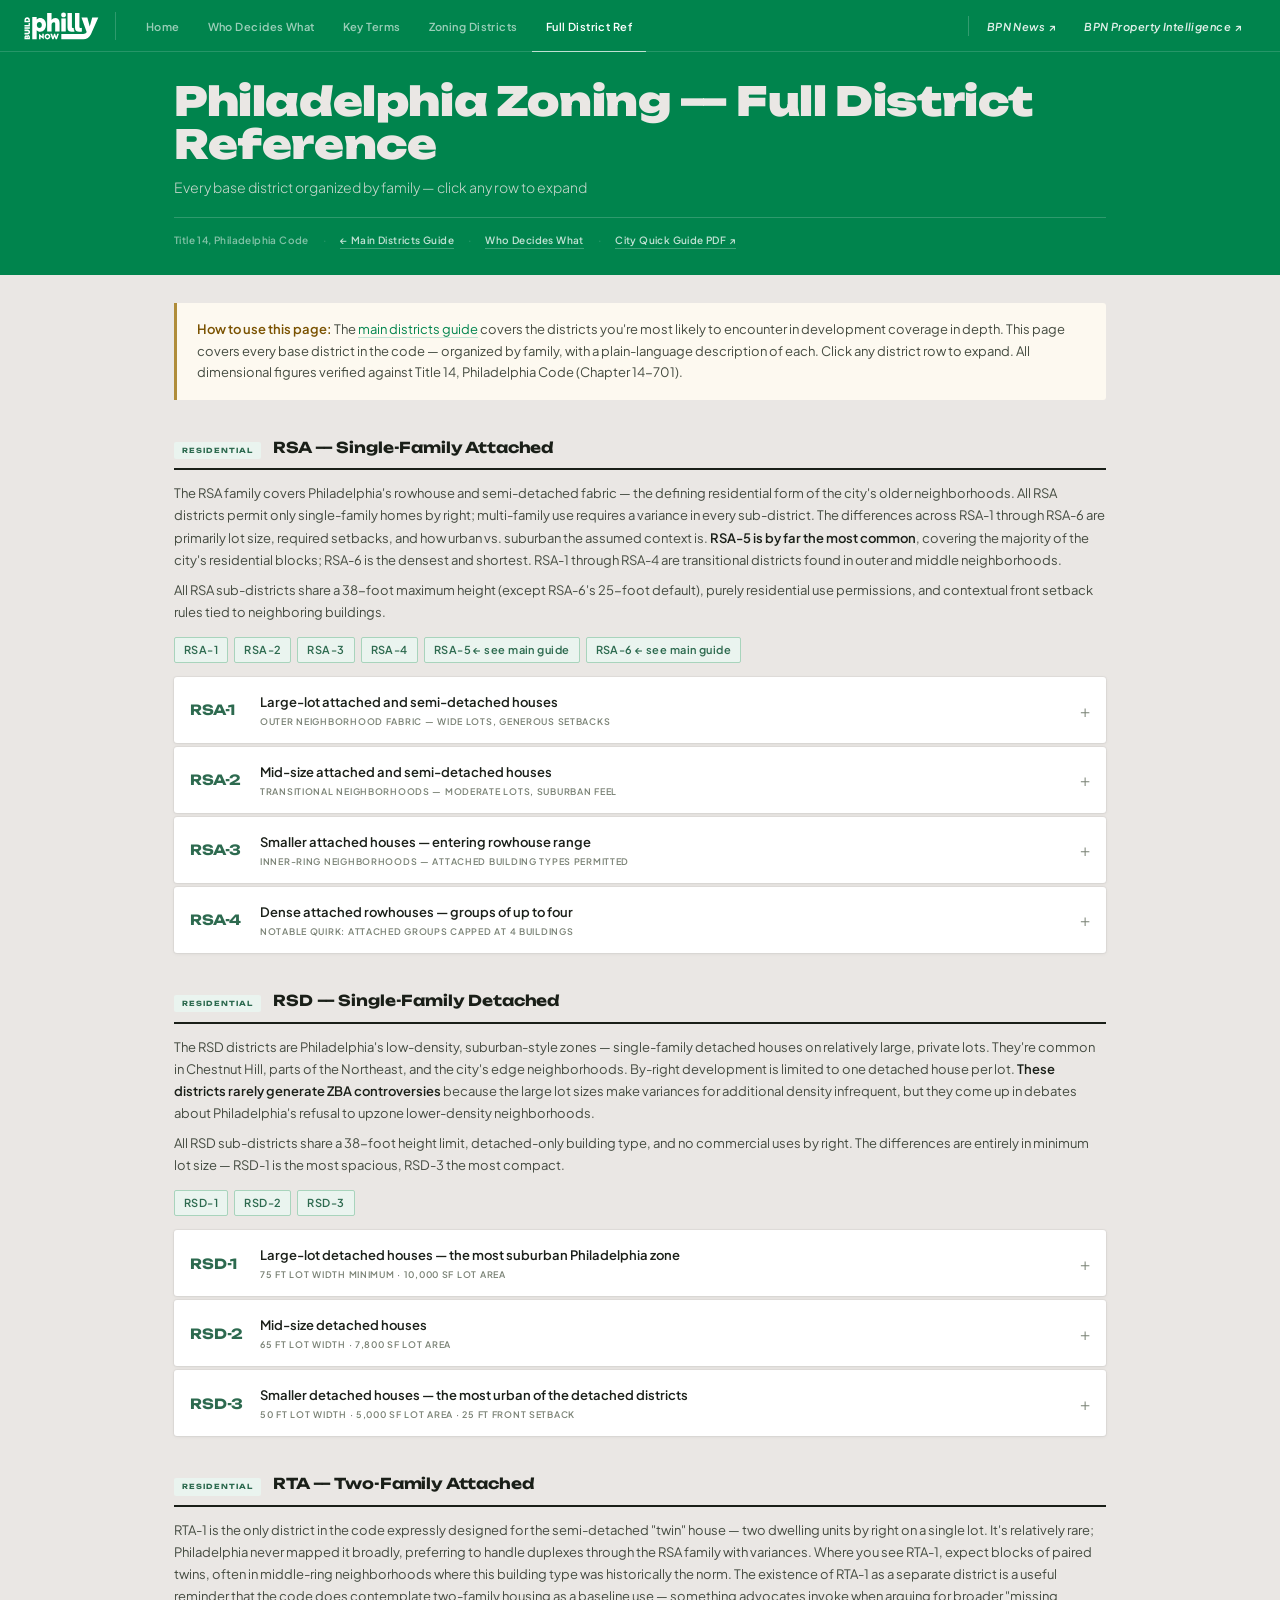
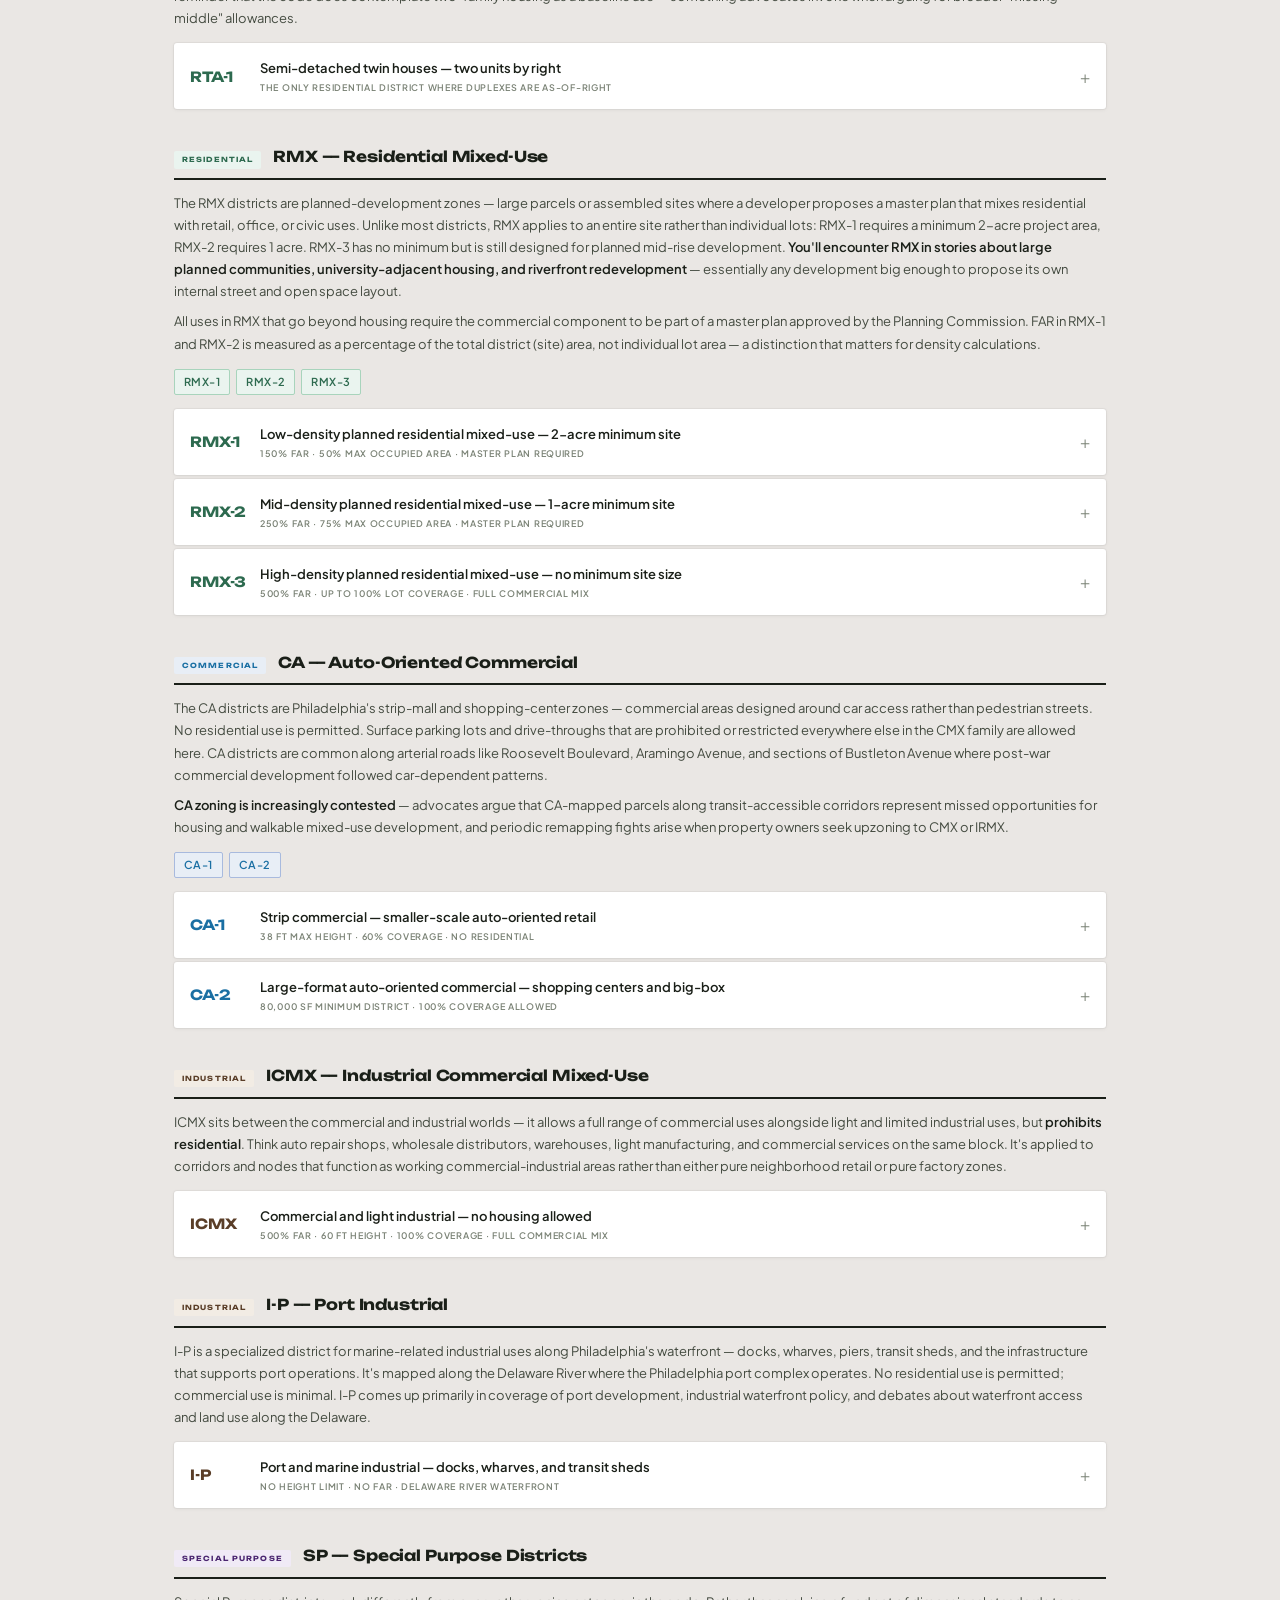
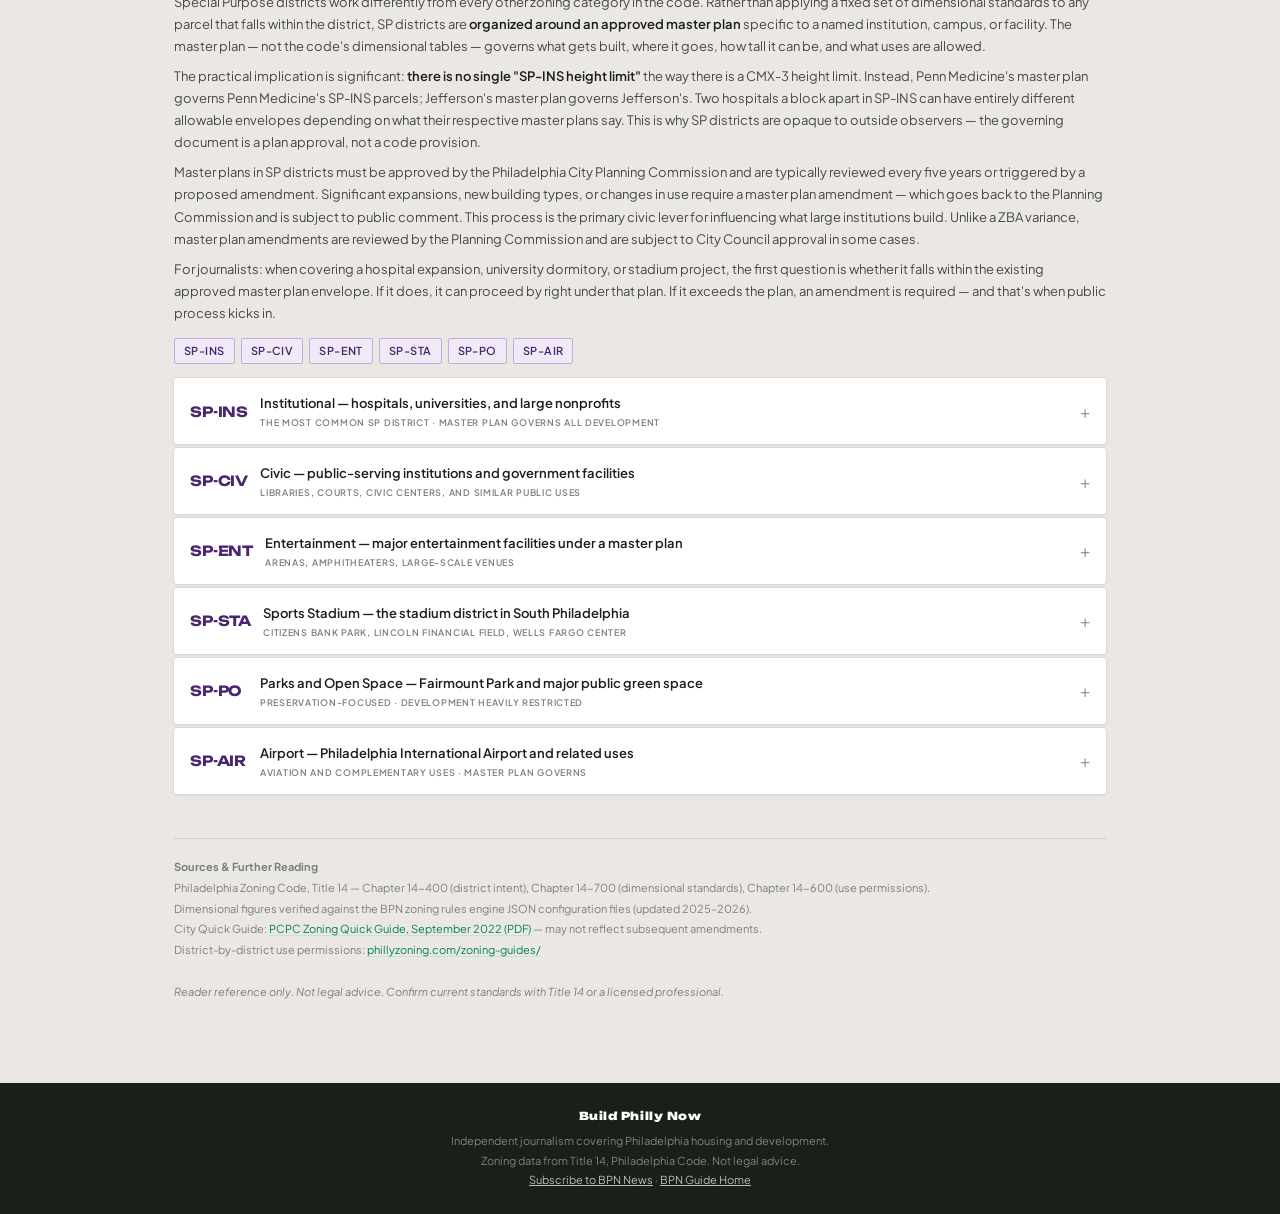
<file: philly-zoning-districts-other.html>
<!DOCTYPE html>
<html lang="en">
<head>
<meta charset="UTF-8">
<meta name="viewport" content="width=device-width, initial-scale=1.0">
<title>Philadelphia Zoning — All Districts Reference — BPN News</title>
<style>
@import url('https://fonts.googleapis.com/css2?family=Unbounded:wght@600;700;900&family=Plus+Jakarta+Sans:ital,wght@0,300;0,400;0,500;0,600;1,300;1,400&display=swap');

  :root {
    --bpn-green:       #00844D;
    --bpn-green-dark:  #006b3e;
    --bpn-green-light: #e6f4ed;
    --bpn-green-mid:   #c4e4d4;
    --bpn-cream:       #EAE7E4;
    --bpn-white:       #FFFFFF;
    --ink:             #1a1f18;
    --ink-mid:         #444b40;
    --ink-dim:         #7a8275;
    --border:          rgba(0,0,0,0.08);

    --res-color: #2d6a4f;
    --res-bg:    #eaf4ef;
    --res-border:#a8d4bc;
    --com-color: #1a6fa3;
    --com-bg:    #e8eef6;
    --com-border:#a8bade;
    --ind-color: #5a3e28;
    --ind-bg:    #f2ece4;
    --ind-border:#c8a882;
    --sp-color:  #4a2570;
    --sp-bg:     #f0eaf6;
    --sp-border: #c8a8de;
    --gold:      #b08d3a;
    --amber:     #7a5200;
  }

  *, *::before, *::after { box-sizing: border-box; margin: 0; padding: 0; }
  html { scroll-behavior: smooth; }

  body {
    font-family: 'Plus Jakarta Sans', sans-serif;
    background: var(--bpn-cream);
    color: var(--ink);
    font-size: 14px;
    line-height: 1.65;
  }

  /* ── HEADER ── */
  header {
    background: var(--bpn-green);
    color: var(--bpn-white);
  }

  .header-top {
    display: flex;
    align-items: center;
    gap: 12px;
    padding: 13px 24px;
    border-bottom: 1px solid rgba(255,255,255,0.15);
    max-width: 980px;
    margin: 0 auto;
  }

  .bpn-wordmark {
    font-family: 'Unbounded', sans-serif;
    font-weight: 900;
    font-size: 7px;
    color: var(--bpn-cream);
    letter-spacing: .18em;
    text-transform: uppercase;
    text-decoration: none;
    line-height: 1.3;
  }

  .header-sep {
    width: 1px;
    height: 16px;
    background: rgba(255,255,255,0.22);
    flex-shrink: 0;
  }

  .header-section-label {
    font-size: 9px;
    font-weight: 600;
    letter-spacing: .12em;
    text-transform: uppercase;
    color: rgba(255,255,255,0.55);
  }

  .header-body {
    max-width: 980px;
    margin: 0 auto;
    padding: 28px 24px 26px;
  }

  .header-eyebrow {
    display: inline-block;
    font-family: 'Unbounded', sans-serif;
    font-weight: 700;
    font-size: 8px;
    letter-spacing: .14em;
    text-transform: uppercase;
    background: var(--bpn-cream);
    color: var(--bpn-green);
    padding: 3px 8px;
    border-radius: 2px;
    margin-bottom: 10px;
  }

  .page-title {
    font-family: 'Unbounded', sans-serif;
    font-weight: 900;
    font-size: clamp(22px, 4vw, 40px);
    color: var(--bpn-cream);
    line-height: 1.08;
    letter-spacing: -.01em;
    margin-bottom: 10px;
  }

  .page-subtitle {
    font-size: 14px;
    font-weight: 300;
    color: var(--bpn-cream);
    opacity: .85;
    margin-bottom: 0;
    max-width: 560px;
    line-height: 1.6;
  }

  .meta-bar {
    display: flex;
    align-items: center;
    flex-wrap: wrap;
    gap: 8px 14px;
    margin-top: 18px;
    padding-top: 14px;
    border-top: 1px solid rgba(255,255,255,0.18);
    font-size: 10px;
    font-weight: 600;
    letter-spacing: .04em;
    color: rgba(255,255,255,0.5);
  }

  .meta-bar a {
    color: rgba(255,255,255,0.75);
    text-decoration: none;
    border-bottom: 1px solid rgba(255,255,255,0.25);
  }

  .meta-bar a:hover { color: var(--bpn-cream); border-bottom-color: rgba(255,255,255,0.6); }
  .meta-sep { opacity: 0.3; }

  /* ── SITE NAV BAR ── */
  .site-nav {
    position: sticky;
    top: 0;
    z-index: 100;
    background: var(--bpn-white);
    border-bottom: 1px solid rgba(0,0,0,0.08);
  }

  .site-nav-inner {
    max-width: 980px;
    margin: 0 auto;
    padding: 0 24px;
    display: flex;
    overflow-x: auto;
    scrollbar-width: none;
    gap: 0;
  }

  .site-nav-inner::-webkit-scrollbar { display: none; }

  .nav-link {
    display: block;
    padding: 11px 14px;
    font-size: 11px;
    font-weight: 600;
    letter-spacing: .03em;
    color: var(--ink-dim);
    text-decoration: none;
    white-space: nowrap;
    border-bottom: 2px solid transparent;
    position: relative;
    top: 1px;
    transition: color .15s;
  }

  .nav-link:hover { color: var(--ink); }
  .nav-link.active { color: var(--bpn-green); border-bottom-color: var(--bpn-green); }

  /* ── LAYOUT ── */
  .container {
    max-width: 980px;
    margin: 0 auto;
    padding: 0 24px 80px;
  }

  /* ── INTRO ── */
  .intro-section {
    display: grid;
    grid-template-columns: 1fr 260px;
    gap: 32px;
    margin: 36px 0;
    padding-bottom: 32px;
    border-bottom: 1px solid var(--border);
  }

  .intro-text p {
    font-size: 13.5px;
    font-weight: 400;
    color: var(--ink-mid);
    margin-bottom: 12px;
    line-height: 1.7;
  }

  .intro-text strong { font-weight: 600; color: var(--ink); }
  .intro-text em { font-style: italic; }
  .intro-text a { color: var(--bpn-green); text-decoration: none; border-bottom: 1px solid var(--bpn-green-mid); }

  .system-box {
    background: var(--ink);
    color: #f0ebe0;
    padding: 20px;
    border-radius: 3px;
    align-self: start;
  }

  .system-box h3 {
    font-family: 'Unbounded', sans-serif;
    font-size: 7px;
    letter-spacing: .16em;
    text-transform: uppercase;
    color: #a09880;
    margin-bottom: 14px;
    font-weight: 700;
  }

  .system-item {
    display: flex;
    align-items: baseline;
    gap: 10px;
    margin-bottom: 9px;
    font-size: 12px;
    line-height: 1.4;
  }

  .system-code {
    font-family: 'Plus Jakarta Sans', sans-serif;
    font-size: 11px;
    font-weight: 700;
    color: #e8c97a;
    white-space: nowrap;
    min-width: 52px;
  }

  .system-desc { color: #c8c0b0; font-weight: 300; }

  /* ── SECTION HEADERS ── */
  .section-header {
    display: flex;
    align-items: center;
    gap: 14px;
    margin: 44px 0 18px;
  }

  .section-label {
    font-family: 'Unbounded', sans-serif;
    font-size: 7px;
    letter-spacing: .16em;
    text-transform: uppercase;
    padding: 4px 9px;
    font-weight: 700;
    border-radius: 2px;
    white-space: nowrap;
  }

  .section-label.res { background: var(--res-bg); color: var(--res-color); }
  .section-label.com { background: var(--com-bg); color: var(--com-color); }
  .section-label.ind { background: var(--ind-bg); color: var(--ind-color); }

  .section-rule { flex: 1; height: 1px; background: rgba(0,0,0,0.1); }

  .section-title {
    font-family: 'Unbounded', sans-serif;
    font-weight: 700;
    font-size: 17px;
    margin-bottom: 5px;
    letter-spacing: -.01em;
  }

  .section-intro {
    font-size: 13px;
    font-weight: 400;
    color: var(--ink-mid);
    margin-bottom: 20px;
    max-width: 680px;
    line-height: 1.7;
    font-style: italic;
  }

  /* ── DISTRICT CARDS (main guide) ── */
  .district-grid {
    display: grid;
    grid-template-columns: 1fr 1fr;
    gap: 8px;
    margin-bottom: 8px;
  }

  .district-grid.single { grid-template-columns: 1fr; }
  .district-grid.triple { grid-template-columns: 1fr 1fr 1fr; }

  .district-card {
    background: var(--bpn-white);
    border-radius: 3px;
    border-top: 3px solid transparent;
    padding: 20px 22px 18px;
    box-shadow: 0 1px 4px rgba(0,0,0,0.06), 0 0 0 1px rgba(0,0,0,0.04);
    position: relative;
    scroll-margin-top: 60px;
  }

  .district-card.res-card { border-top-color: var(--res-color); }
  .district-card.com-card { border-top-color: var(--com-color); }
  .district-card.ind-card { border-top-color: var(--ind-color); }

  .district-card-top {
    display: flex;
    justify-content: space-between;
    align-items: flex-start;
    margin-bottom: 10px;
    gap: 10px;
  }

  .district-name-wrap {
    display: flex;
    align-items: center;
    gap: 8px;
  }

  .district-name {
    font-family: 'Unbounded', sans-serif;
    font-size: 18px;
    font-weight: 700;
    letter-spacing: -.01em;
  }

  .district-name.res { color: var(--res-color); }
  .district-name.com { color: var(--com-color); }
  .district-name.ind { color: var(--ind-color); }

  .anchor-link {
    color: var(--ink-dim);
    text-decoration: none;
    font-size: 13px;
    opacity: 0.4;
    transition: opacity .15s;
    line-height: 1;
    margin-top: 2px;
  }

  .anchor-link:hover { opacity: 1; }

  .district-tag {
    font-size: 9px;
    font-weight: 600;
    letter-spacing: .08em;
    text-transform: uppercase;
    color: var(--ink-dim);
    border: 1px solid rgba(0,0,0,0.1);
    padding: 2px 6px;
    border-radius: 2px;
    white-space: nowrap;
  }

  .district-headline {
    font-family: 'Unbounded', sans-serif;
    font-size: 11px;
    font-weight: 700;
    margin-bottom: 9px;
    line-height: 1.4;
    color: var(--ink);
    letter-spacing: -.01em;
  }

  .district-desc {
    font-size: 12.5px;
    font-weight: 400;
    color: var(--ink-mid);
    line-height: 1.7;
    margin-bottom: 12px;
  }

  .district-desc em { font-style: italic; }
  .district-desc strong { font-weight: 600; color: var(--ink); }

  /* ── STATS ROW ── */
  .stats-row {
    display: flex;
    gap: 14px;
    flex-wrap: wrap;
    padding-top: 10px;
    border-top: 1px solid rgba(0,0,0,0.07);
    margin-top: 4px;
  }

  .stat { display: flex; flex-direction: column; gap: 1px; }

  .stat-label {
    font-size: 8px;
    font-weight: 700;
    letter-spacing: .1em;
    text-transform: uppercase;
    color: var(--ink-dim);
  }

  .stat-value {
    font-size: 12px;
    font-weight: 600;
    color: var(--ink);
    font-variant-numeric: tabular-nums;
  }

  /* ── MAP BUTTON ── */
  .card-actions {
    display: flex;
    align-items: center;
    gap: 8px;
    margin-top: 12px;
    padding-top: 10px;
    border-top: 1px solid rgba(0,0,0,0.06);
    flex-wrap: wrap;
  }

  .map-btn {
    display: inline-flex;
    align-items: center;
    gap: 5px;
    font-size: 10px;
    font-weight: 700;
    letter-spacing: .06em;
    text-transform: uppercase;
    color: var(--bpn-green-dark);
    background: var(--bpn-green-light);
    border: 1px solid var(--bpn-green-mid);
    border-radius: 2px;
    padding: 4px 10px;
    text-decoration: none;
    transition: background .15s;
  }

  .map-btn:hover { background: var(--bpn-green-mid); }
  .map-btn svg { width: 10px; height: 10px; stroke: currentColor; flex-shrink: 0; }

  /* ── CALLOUT / NOTE ── */
  .callout {
    border-left: 3px solid var(--gold);
    padding: 13px 16px;
    background: #fdf9f0;
    margin: 20px 0;
    font-size: 12.5px;
    color: var(--ink-mid);
    line-height: 1.65;
    border-radius: 0 3px 3px 0;
  }

  .callout strong { font-weight: 600; color: var(--amber); }

  /* ── OVERLAY ALERT ── */
  .overlay-alert {
    background: var(--ink);
    color: #f0ebe0;
    padding: 24px 28px;
    margin: 44px 0 0;
    border-radius: 3px;
    display: grid;
    grid-template-columns: 24px 1fr;
    gap: 14px;
    align-items: start;
  }

  .overlay-alert-icon { font-size: 18px; margin-top: 2px; }

  .overlay-alert h3 {
    font-family: 'Unbounded', sans-serif;
    font-size: 13px;
    font-weight: 700;
    margin-bottom: 8px;
    color: #e8c97a;
    letter-spacing: -.01em;
  }

  .overlay-alert p {
    font-size: 12.5px;
    font-weight: 300;
    color: #c8c0b0;
    line-height: 1.65;
  }

  .overlay-alert strong { color: #f0ebe0; font-weight: 600; }

  /* ── INTENSITY LADDER ── */
  .ladder-scroll {
    overflow-x: auto;
    -webkit-overflow-scrolling: touch;
    margin: 12px 0 4px;
    mask-image: linear-gradient(to right, black 85%, transparent 100%);
    -webkit-mask-image: linear-gradient(to right, black 85%, transparent 100%);
  }

  .ladder-scroll.no-fade {
    mask-image: none;
    -webkit-mask-image: none;
  }

  .ladder {
    display: flex;
    gap: 5px;
    align-items: flex-end;
    padding-bottom: 4px;
    min-width: 620px;
  }

  .rung {
    display: flex;
    flex-direction: column;
    align-items: center;
    gap: 5px;
    width: 50px;
    flex-shrink: 0;
  }

  .rung-bar { width: 100%; border-radius: 2px 2px 0 0; }

  .rung-label {
    font-size: 8px;
    font-weight: 600;
    text-align: center;
    letter-spacing: .04em;
    line-height: 1.3;
    white-space: nowrap;
  }

  .rung-label.res { color: var(--res-color); }
  .rung-label.com { color: var(--com-color); }
  .rung-label.ind { color: var(--ind-color); }

  .ladder-scroll-hint {
    font-size: 9px;
    font-weight: 600;
    color: var(--ink-dim);
    letter-spacing: .08em;
    margin-bottom: 4px;
    display: none;
  }

  @media (max-width: 700px) { .ladder-scroll-hint { display: block; } }

  .ladder-caption {
    font-size: 11px;
    color: var(--ink-dim);
    font-style: italic;
    text-align: center;
    margin: 6px 0 18px;
  }

  /* ── USE TAGS ── */
  .use-tags { display: flex; flex-wrap: wrap; gap: 5px; margin-top: 8px; }

  .use-tag {
    font-size: 9px;
    font-weight: 600;
    padding: 2px 7px;
    border-radius: 2px;
    letter-spacing: .05em;
  }

  .use-tag.yes { background: var(--res-bg); color: var(--res-color); }
  .use-tag.no  { background: #f0f0f0; color: #999; }

  /* ── FAMILY BLOCK (other page) ── */
  .family { margin-bottom: 36px; }

  .family-header {
    display: flex;
    align-items: baseline;
    gap: 12px;
    margin-bottom: 12px;
    padding-bottom: 8px;
    border-bottom: 2px solid var(--ink);
  }

  .family-label {
    font-family: 'Unbounded', sans-serif;
    font-size: 7px;
    letter-spacing: .16em;
    text-transform: uppercase;
    padding: 3px 8px;
    font-weight: 700;
    flex-shrink: 0;
    border-radius: 2px;
  }

  .family-label.res { background: var(--res-bg); color: var(--res-color); }
  .family-label.com { background: var(--com-bg); color: var(--com-color); }
  .family-label.ind { background: var(--ind-bg); color: var(--ind-color); }

  .family-name {
    font-family: 'Unbounded', sans-serif;
    font-size: 15px;
    font-weight: 700;
    letter-spacing: -.01em;
  }

  .family-summary { margin-bottom: 14px; }

  .family-summary p {
    font-size: 13px;
    color: var(--ink-mid);
    line-height: 1.7;
    margin-bottom: 8px;
  }

  .family-summary strong { font-weight: 600; color: var(--ink); }

  .family-districts {
    display: flex;
    flex-wrap: wrap;
    gap: 6px;
    margin-bottom: 14px;
  }

  .family-district-chip {
    font-size: 11px;
    font-weight: 600;
    padding: 3px 9px;
    border-radius: 2px;
    letter-spacing: .04em;
  }

  .family-district-chip.res { background: var(--res-bg); color: var(--res-color); border: 1px solid var(--res-border); }
  .family-district-chip.com { background: var(--com-bg); color: var(--com-color); border: 1px solid var(--com-border); }
  .family-district-chip.ind { background: var(--ind-bg); color: var(--ind-color); border: 1px solid var(--ind-border); }

  /* ── ACCORDION (other page) ── */
  details {
    border: none;
    background: var(--bpn-white);
    margin-bottom: 4px;
    border-radius: 3px;
    box-shadow: 0 1px 4px rgba(0,0,0,0.06), 0 0 0 1px rgba(0,0,0,0.04);
    scroll-margin-top: 60px;
  }

  details[open] {
    box-shadow: 0 3px 12px rgba(0,0,0,0.09), 0 0 0 1px rgba(0,0,0,0.06);
  }

  summary {
    display: flex;
    align-items: center;
    gap: 12px;
    padding: 13px 16px;
    cursor: pointer;
    list-style: none;
    user-select: none;
    position: relative;
  }

  summary::-webkit-details-marker { display: none; }

  summary::after {
    content: '+';
    font-family: 'Plus Jakarta Sans', sans-serif;
    font-size: 17px;
    font-weight: 300;
    color: var(--ink-dim);
    margin-left: auto;
    transition: transform 0.15s ease;
    line-height: 1;
    flex-shrink: 0;
  }

  details[open] summary::after {
    content: '−';
    color: var(--ink);
  }

  .summary-code {
    font-size: 14px;
    font-weight: 700;
    font-family: 'Unbounded', sans-serif;
    min-width: 58px;
    flex-shrink: 0;
    letter-spacing: -.01em;
  }

  .summary-code.res { color: var(--res-color); }
  .summary-code.com { color: var(--com-color); }
  .summary-code.ind { color: var(--ind-color); }

  .summary-headline {
    font-size: 13px;
    font-weight: 600;
    line-height: 1.35;
    color: var(--ink);
  }

  .summary-tag {
    font-size: 9px;
    font-weight: 600;
    letter-spacing: .08em;
    text-transform: uppercase;
    color: var(--ink-dim);
    display: block;
    margin-top: 2px;
  }

  .detail-body {
    padding: 0 16px 18px;
    border-top: 1px solid rgba(0,0,0,0.06);
  }

  .detail-desc {
    font-size: 12.5px;
    color: var(--ink-mid);
    line-height: 1.7;
    margin-top: 14px;
    margin-bottom: 12px;
  }

  .detail-desc + .detail-desc { margin-top: -4px; }
  .detail-desc strong { font-weight: 600; color: var(--ink); }
  .detail-desc em { font-style: italic; }

  /* ── PAGE INTRO (other page) ── */
  .page-intro {
    margin: 28px 0 36px;
    padding: 16px 20px;
    border-left: 3px solid var(--gold);
    background: #fdf9f0;
    font-size: 13px;
    color: var(--ink-mid);
    line-height: 1.65;
    border-radius: 0 3px 3px 0;
  }

  .page-intro strong { font-weight: 600; color: var(--amber); }
  .page-intro a { color: var(--bpn-green); text-decoration: none; border-bottom: 1px solid var(--bpn-green-mid); }

  /* ── SOURCE BAR ── */
  .source-bar {
    margin-top: 44px;
    padding-top: 18px;
    border-top: 1px solid rgba(0,0,0,0.1);
    font-size: 11px;
    color: var(--ink-dim);
    line-height: 1.9;
  }

  .source-bar a { color: var(--bpn-green); text-decoration: none; border-bottom: 1px solid var(--bpn-green-mid); }
  .source-bar a:hover { border-bottom-color: var(--bpn-green); }

  /* ── FOOTER ── */
  footer {
    background: var(--ink);
    color: rgba(255,255,255,.45);
    padding: 24px;
    font-size: 11px;
    text-align: center;
    line-height: 1.8;
  }

  footer a { color: rgba(255,255,255,.7); }

  .footer-brand {
    font-family: 'Unbounded', sans-serif;
    font-weight: 900;
    font-size: 11px;
    color: var(--bpn-white);
    display: block;
    margin-bottom: 4px;
    letter-spacing: .05em;
  }

  /* ── RESPONSIVE ── */
  @media (max-width: 700px) {
    .intro-section { grid-template-columns: 1fr; }
    .system-box { display: none; }
    .district-grid,
    .district-grid.triple { grid-template-columns: 1fr; }
    .page-title { font-size: 24px; }
    .family-name { font-size: 13px; }
    .summary-headline { font-size: 12px; }
    .summary-code { min-width: 48px; font-size: 12px; }
  }


  /* SP family */
  .summary-code[style] { color: #4a2570 !important; }
  /* ── TOP BAR (shared site nav) ── */
  .top-bar {
    position: sticky;
    top: 0;
    z-index: 200;
    background: var(--bpn-green);
    display: flex;
    align-items: center;
    padding: 0 24px;
    border-bottom: 1px solid rgba(255,255,255,0.15);
    height: 52px;
  }
  .top-bar-logo {
    display: flex;
    align-items: center;
    text-decoration: none;
    flex-shrink: 0;
    margin-right: 16px;
    padding-right: 16px;
    border-right: 1px solid rgba(255,255,255,0.18);
  }
  .top-bar-logo svg { height: 28px; width: auto; display: block; }
  .top-bar-nav {
    display: flex;
    overflow-x: auto;
    scrollbar-width: none;
    flex: 1;
  }
  .top-bar-nav::-webkit-scrollbar { display: none; }
  .top-nav-link {
    display: block;
    padding: 0 14px;
    height: 52px;
    line-height: 52px;
    font-size: 11px;
    font-weight: 600;
    letter-spacing: .04em;
    color: rgba(255,255,255,0.6);
    text-decoration: none;
    white-space: nowrap;
    border-bottom: 2px solid transparent;
    position: relative;
    top: 1px;
    cursor: pointer;
    transition: color .15s;
  }
  .top-nav-link:hover { color: rgba(255,255,255,0.88); }
  .top-nav-link.active { color: #fff; border-bottom-color: rgba(255,255,255,0.7); }
  .top-nav-external {
    color: rgba(255,255,255,0.88);
    font-style: italic;
  }
  .top-nav-external:hover { color: #fff; }
  .top-nav-sep {
    width: 1px;
    height: 20px;
    background: rgba(255,255,255,0.2);
    margin: 0 4px;
    align-self: center;
  }
  .top-nav-sep-push { margin-left: auto; }

</style>
</head>
<body>


<!-- ── SHARED TOP BAR ──────────────────────────────────────── -->
<div class="top-bar">
  <a href="index.html" class="top-bar-logo" aria-label="Build Philly Now home"><svg xmlns="http://www.w3.org/2000/svg" viewBox="0 0 909.2 340.3" style="height:28px;width:auto;display:block;flex-shrink:0"><defs><style>.bl{fill:#fff}</style></defs><polygon class="bl" points="221.8 295.2 184 264.6 183 264.6 183 331.6 201.8 331.6 201.8 302 239.8 332.6 240.6 332.6 240.6 265.5 221.8 265.5 221.8 295.2"/><path class="bl" d="M285,264.1c-20.8,0-35.3,15.5-35.3,34.5s14.5,34.5,35.3,34.5,35.4-15.3,35.4-34.5-14.5-34.5-35.4-34.5ZM285,315.5c-9.6,0-16-8-16-16.9s6.3-16.9,16-16.9,16,8.2,16,16.9-6.2,16.9-16,16.9Z"/><polygon class="bl" points="391.3 305.3 391.2 305.3 379 265.5 364.9 265.5 352.8 305.3 352.7 305.3 341.4 265.5 319.9 265.5 343.3 331.6 359.9 331.6 371.9 296.5 384.1 331.6 400.7 331.6 424 265.5 402.5 265.5 391.3 305.3"/><path class="bl" d="M52,279.3c-7.8,0-13.3,5.6-14.8,10.9-1.7-4.3-5.6-8.5-12.4-8.5-13.4,0-19,12.3-19,27.3v22.5h66.2v-24c0-16.5-5.9-28.2-19.9-28.2ZM32.3,313.2h-11.3v-5.3c0-3.7,1.4-6.9,5.7-6.9s5.6,3.2,5.6,6.9v5.3ZM56.6,313.2h-12.2v-6.7c0-3.7,1.5-7.4,6.2-7.4s6.1,3.7,6.1,7.4v6.7Z"/><path class="bl" d="M46.9,213.3H5.7v19.3h39c7,0,10.9,3.4,10.9,10.5s-4,10.5-10.9,10.5H5.7v19.2h41.2c15.7,0,26.4-10.9,26.4-29.7s-10.7-29.8-26.4-29.8Z"/><rect class="bl" x="5.7" y="185.1" width="66.2" height="19.2"/><polygon class="bl" points="71.9 134.2 55.7 134.2 55.7 156.8 5.7 156.8 5.7 176.1 71.9 176.1 71.9 134.2"/><path class="bl" d="M71.9,102.6c0-23.7-14.1-38.1-33.1-38.1S5.7,78.8,5.7,102.6v23.2h66.2v-23.2ZM55.7,106.5H21.9v-3.7c0-12.8,8.2-19,16.9-19s16.9,6.2,16.9,19v3.7Z"/><path class="bl" d="M197.1,73.8c-17.8,0-34.4,7.8-43,18.8v-30.9h-53.5v270h53.5v-109.9c7.9,10.6,23.7,19.2,44.2,19.2,42.3,0,68.9-36.9,68.9-87.7s-31.9-79.4-70.1-79.4ZM186.5,194.4c-15.9,0-30.4-14.4-30.4-37s14.4-37,30.4-37,30.4,15.9,30.4,37-13.2,37-30.4,37Z"/><path class="bl" d="M380,73.8c-19.6,0-36,11.8-45.1,23.3V11.8h-53.5v224.9h53.8v-79.7c0-18,10.8-31,27.7-31s16.2,9,16.2,20.8v89.9h53.5v-102.2c0-40.9-20.5-60.8-52.6-60.8Z"/><rect class="bl" x="453.7" y="78" width="53.8" height="158.7"/><path class="bl" d="M480.8,63c17.4,0,28.6-10.8,28.6-28s-11.1-27.7-28.6-27.7-28.9,10.5-28.9,27.7,11.1,28,28.9,28Z"/><path class="bl" d="M579.4,240.9c15.9,0,28-2.7,32.8-4.8,1.3-.6,3.4-1.4,5.5-2.3-8.2-7.9-13.3-19.9-13.3-36.9v-2.3c-2.6.7-5.5,1.2-8.2,1.2-7.5,0-13.8-3.6-13.8-16.5V11.8h-53.5v179.5c0,36.4,23.2,49.6,50.5,49.6Z"/><path class="bl" d="M670.5,241c15.9,0,28-2.7,32.8-4.8v-44.2c-3.3,1.5-9.9,3.9-15.9,3.9s-13.8-3.6-13.8-16.5V11.8h-53.5v179.5c0,36.4,23.2,49.6,50.5,49.6Z"/><path class="bl" d="M829.3,66l-30.1,110.3-29.5-110.3h-71.1l63.1,177.7-1.4,3.3c-7,16-22.8,19.1-40.3,19.1h-266.4v65.6h266.4c40.6,0,77.4-24,93.8-61.2l89.6-204.5h-74.2Z"/></svg></a>
  <nav class="top-bar-nav">
    <a class="top-nav-link" href="index.html">Home</a>
    <a class="top-nav-link" href="who-decides-what.html">Who Decides What</a>
    <a class="top-nav-link" href="glossary.html">Key Terms</a>
    <a class="top-nav-link" href="philly-zoning-districts.html">Zoning Districts</a>
    <a class="top-nav-link active" href="philly-zoning-districts-other.html">Full District Ref</a>
    <div class="top-nav-sep top-nav-sep-push"></div>
    <a class="top-nav-link top-nav-external" href="https://buildphillynow.substack.com/" target="_blank" rel="noopener">BPN News ↗</a>
    <a class="top-nav-link top-nav-external" href="https://map.buildphillynow.org/" target="_blank" rel="noopener">BPN Property Intelligence ↗</a>
  </nav>
</div>

<header>
  <div class="header-body">
    <h1 class="page-title">Philadelphia Zoning — Full District Reference</h1>
    <p class="page-subtitle">Every base district organized by family — click any row to expand</p>
    <div class="meta-bar">
      <span>Title 14, Philadelphia Code</span>
      <span class="meta-sep">·</span>
      <a href="philly-zoning-districts.html">← Main Districts Guide</a>
      <span class="meta-sep">·</span>
      <a href="who-decides-what.html">Who Decides What</a>
      <span class="meta-sep">·</span>
      <a href="https://www.phila.gov/media/20220909084529/ZONING-QUICK-GUIDE_PCPC_9_9_22.pdf" target="_blank">City Quick Guide PDF ↗</a>
    </div>
  </div>
</header>

<div class="container">

  <div class="page-intro">
    <strong>How to use this page:</strong> The <a href="philly-zoning-districts.html">main districts guide</a> covers the districts you're most likely to encounter in development coverage in depth. This page covers every base district in the code — organized by family, with a plain-language description of each. Click any district row to expand. All dimensional figures verified against Title 14, Philadelphia Code (Chapter 14-701).
  </div>


  <!-- ════════════════════════════════
       RSA — SINGLE FAMILY ATTACHED
       ════════════════════════════════ -->
  <div class="family">
    <div class="family-header">
      <span class="family-label res">Residential</span>
      <span class="family-name">RSA — Single-Family Attached</span>
    </div>

    <div class="family-summary">
      <p>The RSA family covers Philadelphia's rowhouse and semi-detached fabric — the defining residential form of the city's older neighborhoods. All RSA districts permit only single-family homes by right; multi-family use requires a variance in every sub-district. The differences across RSA-1 through RSA-6 are primarily lot size, required setbacks, and how urban vs. suburban the assumed context is. <strong>RSA-5 is by far the most common</strong>, covering the majority of the city's residential blocks; RSA-6 is the densest and shortest. RSA-1 through RSA-4 are transitional districts found in outer and middle neighborhoods.</p>
      <p>All RSA sub-districts share a 38-foot maximum height (except RSA-6's 25-foot default), purely residential use permissions, and contextual front setback rules tied to neighboring buildings.</p>
    </div>

    <div class="family-districts">
      <span class="family-district-chip res">RSA-1</span>
      <span class="family-district-chip res">RSA-2</span>
      <span class="family-district-chip res">RSA-3</span>
      <span class="family-district-chip res">RSA-4</span>
      <span class="family-district-chip res">RSA-5 ← see main guide</span>
      <span class="family-district-chip res">RSA-6 ← see main guide</span>
    </div>

    <details id="RSA-1">
      <summary>
        <span class="summary-code res">RSA-1</span>
        <span><span class="summary-headline">Large-lot attached and semi-detached houses</span><span class="summary-tag">Outer neighborhood fabric — wide lots, generous setbacks</span></span>
      </summary>
      <div class="detail-body">
        <p class="detail-desc">RSA-1 applies to the most suburban-feeling of Philadelphia's attached housing districts — blocks with wider lots, deeper front setbacks, and more open space than typical rowhouse streets. You'll find RSA-1 in parts of Roxborough, Mt. Airy, and some sections of the Northeast where the street pattern reflects early-twentieth-century residential development on the edge of the city. The 25-foot minimum front setback and 50-foot minimum lot width produce a noticeably different streetscape from the tight urban rows of RSA-5.</p>
        <p class="detail-desc">Only single-family homes are by right. Detached and semi-detached building types are permitted; fully attached rowhouses are generally not. RSA-1's large lot minimums mean it rarely appears in the kind of small-lot infill debates that dominate ZBA coverage.</p>
        <div class="stats-row">
          <div class="stat"><span class="stat-label">Max Height</span><span class="stat-value">38 ft</span></div>
          <div class="stat"><span class="stat-label">Min Lot Width</span><span class="stat-value">50 ft</span></div>
          <div class="stat"><span class="stat-label">Min Lot Area</span><span class="stat-value">5,000 sf</span></div>
          <div class="stat"><span class="stat-label">Max Coverage</span><span class="stat-value">30%</span></div>
          <div class="stat"><span class="stat-label">Min Front Setback</span><span class="stat-value">25 ft</span></div>
          <div class="stat"><span class="stat-label">By-right units</span><span class="stat-value">1</span></div>
        </div>
      
        <div class="card-actions"><a href="https://map.buildphillynow.org/?zoning=RSA-1" class="map-btn" target="_blank"><svg viewBox="0 0 24 24" fill="none" stroke-width="2" stroke-linecap="round" stroke-linejoin="round"><path d="M3 11l19-9-9 19-2-8-8-2z"/></svg> View RSA-1 on Map</a></div></div>
    </details>

    <details id="RSA-2">
      <summary>
        <span class="summary-code res">RSA-2</span>
        <span><span class="summary-headline">Mid-size attached and semi-detached houses</span><span class="summary-tag">Transitional neighborhoods — moderate lots, suburban feel</span></span>
      </summary>
      <div class="detail-body">
        <p class="detail-desc">RSA-2 steps down from RSA-1 — still single-family only, still focused on detached and semi-detached building types, but on somewhat smaller lots with a shorter required front setback. It appears in middle-ring neighborhoods where the housing stock mixes detached houses with semi-detached twins: parts of East Oak Lane, Logan, and similar areas. The 35-foot minimum lot width is still wide enough that attached rowhouses are uncommon.</p>
        <p class="detail-desc">Like RSA-1, RSA-2 is relatively unlikely to appear in ZBA variance hearings since the lot sizes give developers less to work with compared to the smaller-lot RSA-5 and RSA-6 districts.</p>
        <div class="stats-row">
          <div class="stat"><span class="stat-label">Max Height</span><span class="stat-value">38 ft</span></div>
          <div class="stat"><span class="stat-label">Min Lot Width</span><span class="stat-value">35 ft</span></div>
          <div class="stat"><span class="stat-label">Min Lot Area</span><span class="stat-value">3,150 sf</span></div>
          <div class="stat"><span class="stat-label">Max Coverage</span><span class="stat-value">40%</span></div>
          <div class="stat"><span class="stat-label">Min Front Setback</span><span class="stat-value">15 ft</span></div>
          <div class="stat"><span class="stat-label">By-right units</span><span class="stat-value">1</span></div>
        </div>
      
        <div class="card-actions"><a href="https://map.buildphillynow.org/?zoning=RSA-2" class="map-btn" target="_blank"><svg viewBox="0 0 24 24" fill="none" stroke-width="2" stroke-linecap="round" stroke-linejoin="round"><path d="M3 11l19-9-9 19-2-8-8-2z"/></svg> View RSA-2 on Map</a></div></div>
    </details>

    <details id="RSA-3">
      <summary>
        <span class="summary-code res">RSA-3</span>
        <span><span class="summary-headline">Smaller attached houses — entering rowhouse range</span><span class="summary-tag">Inner-ring neighborhoods — attached building types permitted</span></span>
      </summary>
      <div class="detail-body">
        <p class="detail-desc">RSA-3 marks the transition into the denser rowhouse form. With a 25-foot minimum lot width, fully attached rowhouses become common alongside semi-detached twins. Front setbacks shrink to 8 feet, producing a much more urban streetscape than RSA-1 or RSA-2. You'll find RSA-3 in neighborhoods like Germantown, Frankford, and parts of Kensington where attached housing predominates but lots are slightly larger than the RSA-5 minimum.</p>
        <p class="detail-desc">Still single-family only by right. The 50% lot coverage maximum is more permissive than RSA-1 or RSA-2, reflecting the more urban context. RSA-3 is close enough to RSA-5 in form that rezoning debates between the two occasionally arise.</p>
        <div class="stats-row">
          <div class="stat"><span class="stat-label">Max Height</span><span class="stat-value">38 ft</span></div>
          <div class="stat"><span class="stat-label">Min Lot Width</span><span class="stat-value">25 ft</span></div>
          <div class="stat"><span class="stat-label">Min Lot Area</span><span class="stat-value">2,250 sf</span></div>
          <div class="stat"><span class="stat-label">Max Coverage</span><span class="stat-value">50%</span></div>
          <div class="stat"><span class="stat-label">Min Front Setback</span><span class="stat-value">8 ft</span></div>
          <div class="stat"><span class="stat-label">By-right units</span><span class="stat-value">1</span></div>
        </div>
      
        <div class="card-actions"><a href="https://map.buildphillynow.org/?zoning=RSA-3" class="map-btn" target="_blank"><svg viewBox="0 0 24 24" fill="none" stroke-width="2" stroke-linecap="round" stroke-linejoin="round"><path d="M3 11l19-9-9 19-2-8-8-2z"/></svg> View RSA-3 on Map</a></div></div>
    </details>

    <details id="RSA-4">
      <summary>
        <span class="summary-code res">RSA-4</span>
        <span><span class="summary-headline">Dense attached rowhouses — groups of up to four</span><span class="summary-tag">Notable quirk: attached groups capped at 4 buildings</span></span>
      </summary>
      <div class="detail-body">
        <p class="detail-desc">RSA-4 is a relatively rare district designed for a specific Philadelphia building form: groups of attached rowhouses where no more than four units share a continuous run of buildings. Each group must have semi-detached buildings at both ends — meaning every RSA-4 "group" of attached homes is bookended by twins with side yards. This produces a distinct streetscape of alternating attached clusters and small gaps, found in some parts of North and West Philadelphia.</p>
        <p class="detail-desc">The 18-foot minimum lot width reflects the narrow Philadelphia rowhouse lot, but the group-of-four constraint prevents the long continuous rowhouse runs typical of RSA-5. End buildings in a group must have a minimum lot width of 30 feet and a 12-foot average side yard. Only single-family use is by right.</p>
        <div class="stats-row">
          <div class="stat"><span class="stat-label">Max Height</span><span class="stat-value">38 ft</span></div>
          <div class="stat"><span class="stat-label">Min Lot Width</span><span class="stat-value">18 ft (end: 30 ft)</span></div>
          <div class="stat"><span class="stat-label">Min Lot Area</span><span class="stat-value">1,620 sf</span></div>
          <div class="stat"><span class="stat-label">Max Coverage</span><span class="stat-value">50%</span></div>
          <div class="stat"><span class="stat-label">Max group size</span><span class="stat-value">4 buildings</span></div>
          <div class="stat"><span class="stat-label">By-right units</span><span class="stat-value">1</span></div>
        </div>
      
        <div class="card-actions"><a href="https://map.buildphillynow.org/?zoning=RSA-4" class="map-btn" target="_blank"><svg viewBox="0 0 24 24" fill="none" stroke-width="2" stroke-linecap="round" stroke-linejoin="round"><path d="M3 11l19-9-9 19-2-8-8-2z"/></svg> View RSA-4 on Map</a></div></div>
    </details>
  </div>


  <!-- ════════════════════════════════
       RSD — SINGLE FAMILY DETACHED
       ════════════════════════════════ -->
  <div class="family">
    <div class="family-header">
      <span class="family-label res">Residential</span>
      <span class="family-name">RSD — Single-Family Detached</span>
    </div>

    <div class="family-summary">
      <p>The RSD districts are Philadelphia's low-density, suburban-style zones — single-family detached houses on relatively large, private lots. They're common in Chestnut Hill, parts of the Northeast, and the city's edge neighborhoods. By-right development is limited to one detached house per lot. <strong>These districts rarely generate ZBA controversies</strong> because the large lot sizes make variances for additional density infrequent, but they come up in debates about Philadelphia's refusal to upzone lower-density neighborhoods.</p>
      <p>All RSD sub-districts share a 38-foot height limit, detached-only building type, and no commercial uses by right. The differences are entirely in minimum lot size — RSD-1 is the most spacious, RSD-3 the most compact.</p>
    </div>

    <div class="family-districts">
      <span class="family-district-chip res">RSD-1</span>
      <span class="family-district-chip res">RSD-2</span>
      <span class="family-district-chip res">RSD-3</span>
    </div>

    <details id="RSD-1">
      <summary>
        <span class="summary-code res">RSD-1</span>
        <span><span class="summary-headline">Large-lot detached houses — the most suburban Philadelphia zone</span><span class="summary-tag">75 ft lot width minimum · 10,000 sf lot area</span></span>
      </summary>
      <div class="detail-body">
        <p class="detail-desc">RSD-1 is the most restrictive residential district in the code — 10,000 square feet of lot area required, 75-foot lot width minimum, 35-foot front setback, and only 35% lot coverage allowed. This produces large, well-separated houses on generous lots. You'll find RSD-1 in the most suburban pockets of Philadelphia: parts of Chestnut Hill, Springfield Township edge, some sections of the Far Northeast. In a dense American city, RSD-1 parcels are unusual enough that most Philadelphians don't realize they're still within city limits.</p>
        <div class="stats-row">
          <div class="stat"><span class="stat-label">Max Height</span><span class="stat-value">38 ft</span></div>
          <div class="stat"><span class="stat-label">Min Lot Width</span><span class="stat-value">75 ft</span></div>
          <div class="stat"><span class="stat-label">Min Lot Area</span><span class="stat-value">10,000 sf</span></div>
          <div class="stat"><span class="stat-label">Max Coverage</span><span class="stat-value">35%</span></div>
          <div class="stat"><span class="stat-label">Min Front Setback</span><span class="stat-value">35 ft</span></div>
        </div>
      
        <div class="card-actions"><a href="https://map.buildphillynow.org/?zoning=RSD-1" class="map-btn" target="_blank"><svg viewBox="0 0 24 24" fill="none" stroke-width="2" stroke-linecap="round" stroke-linejoin="round"><path d="M3 11l19-9-9 19-2-8-8-2z"/></svg> View RSD-1 on Map</a></div></div>
    </details>

    <details id="RSD-2">
      <summary>
        <span class="summary-code res">RSD-2</span>
        <span><span class="summary-headline">Mid-size detached houses</span><span class="summary-tag">65 ft lot width · 7,800 sf lot area</span></span>
      </summary>
      <div class="detail-body">
        <p class="detail-desc">RSD-2 is a step below RSD-1 in lot size but otherwise similar in character: detached single-family houses, 35-foot front setbacks, no commercial uses. Found in neighborhoods like Overbrook, parts of Germantown, and middle-ring sections of the Northwest where the housing stock transitions from suburban to urban. The smaller lots allow for more development than RSD-1 but still produce distinctly suburban streetscapes compared to rowhouse Philadelphia.</p>
        <div class="stats-row">
          <div class="stat"><span class="stat-label">Max Height</span><span class="stat-value">38 ft</span></div>
          <div class="stat"><span class="stat-label">Min Lot Width</span><span class="stat-value">65 ft</span></div>
          <div class="stat"><span class="stat-label">Min Lot Area</span><span class="stat-value">7,800 sf</span></div>
          <div class="stat"><span class="stat-label">Max Coverage</span><span class="stat-value">35%</span></div>
          <div class="stat"><span class="stat-label">Min Front Setback</span><span class="stat-value">35 ft</span></div>
        </div>
      
        <div class="card-actions"><a href="https://map.buildphillynow.org/?zoning=RSD-2" class="map-btn" target="_blank"><svg viewBox="0 0 24 24" fill="none" stroke-width="2" stroke-linecap="round" stroke-linejoin="round"><path d="M3 11l19-9-9 19-2-8-8-2z"/></svg> View RSD-2 on Map</a></div></div>
    </details>

    <details id="RSD-3">
      <summary>
        <span class="summary-code res">RSD-3</span>
        <span><span class="summary-headline">Smaller detached houses — the most urban of the detached districts</span><span class="summary-tag">50 ft lot width · 5,000 sf lot area · 25 ft front setback</span></span>
      </summary>
      <div class="detail-body">
        <p class="detail-desc">RSD-3 is the most urban-feeling of the detached districts, with a shorter 25-foot front setback and smaller minimum lot. It appears in transitional neighborhoods where detached houses sit alongside attached housing, and in areas where the lot fabric is finer-grained than the outer suburbs. The slightly reduced front setback produces a modest street presence closer to the RSA family. Still single-family detached only, no commercial, no multi-family.</p>
        <div class="stats-row">
          <div class="stat"><span class="stat-label">Max Height</span><span class="stat-value">38 ft</span></div>
          <div class="stat"><span class="stat-label">Min Lot Width</span><span class="stat-value">50 ft</span></div>
          <div class="stat"><span class="stat-label">Min Lot Area</span><span class="stat-value">5,000 sf</span></div>
          <div class="stat"><span class="stat-label">Max Coverage</span><span class="stat-value">30%</span></div>
          <div class="stat"><span class="stat-label">Min Front Setback</span><span class="stat-value">25 ft</span></div>
        </div>
      
        <div class="card-actions"><a href="https://map.buildphillynow.org/?zoning=RSD-3" class="map-btn" target="_blank"><svg viewBox="0 0 24 24" fill="none" stroke-width="2" stroke-linecap="round" stroke-linejoin="round"><path d="M3 11l19-9-9 19-2-8-8-2z"/></svg> View RSD-3 on Map</a></div></div>
    </details>
  </div>


  <!-- ════════════════════════════════
       RTA — TWO FAMILY ATTACHED
       ════════════════════════════════ -->
  <div class="family">
    <div class="family-header">
      <span class="family-label res">Residential</span>
      <span class="family-name">RTA — Two-Family Attached</span>
    </div>

    <div class="family-summary">
      <p>RTA-1 is the only district in the code expressly designed for the semi-detached "twin" house — two dwelling units by right on a single lot. It's relatively rare; Philadelphia never mapped it broadly, preferring to handle duplexes through the RSA family with variances. Where you see RTA-1, expect blocks of paired twins, often in middle-ring neighborhoods where this building type was historically the norm. The existence of RTA-1 as a separate district is a useful reminder that the code does contemplate two-family housing as a baseline use — something advocates invoke when arguing for broader "missing middle" allowances.</p>
    </div>

    <details id="RTA-1">
      <summary>
        <span class="summary-code res">RTA-1</span>
        <span><span class="summary-headline">Semi-detached twin houses — two units by right</span><span class="summary-tag">The only residential district where duplexes are as-of-right</span></span>
      </summary>
      <div class="detail-body">
        <p class="detail-desc">RTA-1 is designed for the classic Philadelphia "twin" — two attached houses that share one wall, each on its own lot, functioning as a pair. Both a single-family unit and a two-family unit are by right; multi-family (three or more units) requires a variance. Dimensional standards are similar to RSA-3: 25-foot minimum lot width, 2,250 square foot minimum lot area, 8-foot front setback, 38-foot maximum height. Detached and semi-detached building types are permitted; fully attached rowhouses generally are not.</p>
        <p class="detail-desc">In neighborhoods dominated by RSA-5, an RTA-1 designation is meaningful — it's one of the few places where a property owner can add a second unit without ZBA approval. This makes RTA-1 parcels of particular interest to small-scale investors and "house-hacker" buyers. It's also a district housing advocates sometimes point to when arguing the city has already demonstrated it can map two-family housing without neighborhood collapse.</p>
        <div class="stats-row">
          <div class="stat"><span class="stat-label">Max Height</span><span class="stat-value">38 ft</span></div>
          <div class="stat"><span class="stat-label">Min Lot Width</span><span class="stat-value">25 ft</span></div>
          <div class="stat"><span class="stat-label">Min Lot Area</span><span class="stat-value">2,250 sf</span></div>
          <div class="stat"><span class="stat-label">Max Coverage</span><span class="stat-value">50%</span></div>
          <div class="stat"><span class="stat-label">By-right units</span><span class="stat-value">1–2 (duplex OK)</span></div>
        </div>
      
        <div class="card-actions"><a href="https://map.buildphillynow.org/?zoning=RTA-1" class="map-btn" target="_blank"><svg viewBox="0 0 24 24" fill="none" stroke-width="2" stroke-linecap="round" stroke-linejoin="round"><path d="M3 11l19-9-9 19-2-8-8-2z"/></svg> View RTA-1 on Map</a></div></div>
    </details>
  </div>


  <!-- ════════════════════════════════
       RMX — RESIDENTIAL MIXED-USE
       ════════════════════════════════ -->
  <div class="family">
    <div class="family-header">
      <span class="family-label res">Residential</span>
      <span class="family-name">RMX — Residential Mixed-Use</span>
    </div>

    <div class="family-summary">
      <p>The RMX districts are planned-development zones — large parcels or assembled sites where a developer proposes a master plan that mixes residential with retail, office, or civic uses. Unlike most districts, RMX applies to an entire site rather than individual lots: RMX-1 requires a minimum 2-acre project area, RMX-2 requires 1 acre. RMX-3 has no minimum but is still designed for planned mid-rise development. <strong>You'll encounter RMX in stories about large planned communities, university-adjacent housing, and riverfront redevelopment</strong> — essentially any development big enough to propose its own internal street and open space layout.</p>
      <p>All uses in RMX that go beyond housing require the commercial component to be part of a master plan approved by the Planning Commission. FAR in RMX-1 and RMX-2 is measured as a percentage of the total district (site) area, not individual lot area — a distinction that matters for density calculations.</p>
    </div>

    <div class="family-districts">
      <span class="family-district-chip res">RMX-1</span>
      <span class="family-district-chip res">RMX-2</span>
      <span class="family-district-chip res">RMX-3</span>
    </div>

    <details id="RMX-1">
      <summary>
        <span class="summary-code res">RMX-1</span>
        <span><span class="summary-headline">Low-density planned residential mixed-use — 2-acre minimum site</span><span class="summary-tag">150% FAR · 50% max occupied area · Master plan required</span></span>
      </summary>
      <div class="detail-body">
        <p class="detail-desc">RMX-1 is for large-scale planned residential communities at relatively modest density — think planned townhouse developments, small mixed-use campuses, or institutional housing projects. The 50% maximum occupied area (75% if historically significant structures are retained) produces an open, park-like site plan with significant green space. FAR is 150% of the total district area. All housing types (single, two, and multi-family) are by right within the approved master plan. Commercial uses are permitted only as part of the master plan and must be oriented to serve the development and its immediate surroundings.</p>
        <div class="stats-row">
          <div class="stat"><span class="stat-label">Base FAR</span><span class="stat-value">150% of district area</span></div>
          <div class="stat"><span class="stat-label">Max Coverage</span><span class="stat-value">50% (75% w/ historic)</span></div>
          <div class="stat"><span class="stat-label">Min District Area</span><span class="stat-value">2 acres</span></div>
          <div class="stat"><span class="stat-label">Max Height</span><span class="stat-value">No fixed limit</span></div>
        </div>
      
        <div class="card-actions"><a href="https://map.buildphillynow.org/?zoning=RMX-1" class="map-btn" target="_blank"><svg viewBox="0 0 24 24" fill="none" stroke-width="2" stroke-linecap="round" stroke-linejoin="round"><path d="M3 11l19-9-9 19-2-8-8-2z"/></svg> View RMX-1 on Map</a></div></div>
    </details>

    <details id="RMX-2">
      <summary>
        <span class="summary-code res">RMX-2</span>
        <span><span class="summary-headline">Mid-density planned residential mixed-use — 1-acre minimum site</span><span class="summary-tag">250% FAR · 75% max occupied area · Master plan required</span></span>
      </summary>
      <div class="detail-body">
        <p class="detail-desc">RMX-2 steps up to 250% FAR and allows a more urban site coverage (75% of district area, including open-air parking). The smaller minimum district size (1 acre vs. 2 acres for RMX-1) and higher FAR make RMX-2 suitable for mid-rise planned communities in more urban contexts — infill development on assembled sites, adaptive reuse of large institutional properties, or mixed-income housing projects that benefit from master plan approval. Commercial uses are more broadly available to residents of the development and surrounding neighborhood.</p>
        <div class="stats-row">
          <div class="stat"><span class="stat-label">Base FAR</span><span class="stat-value">250% of district area</span></div>
          <div class="stat"><span class="stat-label">Max Coverage</span><span class="stat-value">75% of district area</span></div>
          <div class="stat"><span class="stat-label">Min District Area</span><span class="stat-value">1 acre</span></div>
          <div class="stat"><span class="stat-label">Max Height</span><span class="stat-value">No fixed limit</span></div>
        </div>
      
        <div class="card-actions"><a href="https://map.buildphillynow.org/?zoning=RMX-2" class="map-btn" target="_blank"><svg viewBox="0 0 24 24" fill="none" stroke-width="2" stroke-linecap="round" stroke-linejoin="round"><path d="M3 11l19-9-9 19-2-8-8-2z"/></svg> View RMX-2 on Map</a></div></div>
    </details>

    <details id="RMX-3">
      <summary>
        <span class="summary-code res">RMX-3</span>
        <span><span class="summary-headline">High-density planned residential mixed-use — no minimum site size</span><span class="summary-tag">500% FAR · Up to 100% lot coverage · Full commercial mix</span></span>
      </summary>
      <div class="detail-body">
        <p class="detail-desc">RMX-3 is essentially the residential equivalent of CMX-3 in terms of density: 500% FAR, up to 100% lot coverage for non-residential or taller buildings. Unlike RMX-1 and RMX-2, there's no minimum district size, so RMX-3 can be applied to individual parcels rather than just assembled sites. It permits the broadest range of commercial uses within the residential family, including retail, office, restaurants, and visitor accommodations. You'll encounter RMX-3 in discussions of dense transit-adjacent housing and urban infill where the residential designation is preferred over a CMX designation.</p>
        <div class="stats-row">
          <div class="stat"><span class="stat-label">Base FAR</span><span class="stat-value">500%</span></div>
          <div class="stat"><span class="stat-label">Max Coverage</span><span class="stat-value">90–100%</span></div>
          <div class="stat"><span class="stat-label">Min Site</span><span class="stat-value">None</span></div>
          <div class="stat"><span class="stat-label">Max Height</span><span class="stat-value">No fixed limit</span></div>
        </div>
      
        <div class="card-actions"><a href="https://map.buildphillynow.org/?zoning=RMX-3" class="map-btn" target="_blank"><svg viewBox="0 0 24 24" fill="none" stroke-width="2" stroke-linecap="round" stroke-linejoin="round"><path d="M3 11l19-9-9 19-2-8-8-2z"/></svg> View RMX-3 on Map</a></div></div>
    </details>
  </div>


  <!-- ════════════════════════════════
       CA — AUTO-ORIENTED COMMERCIAL
       ════════════════════════════════ -->
  <div class="family">
    <div class="family-header">
      <span class="family-label com">Commercial</span>
      <span class="family-name">CA — Auto-Oriented Commercial</span>
    </div>

    <div class="family-summary">
      <p>The CA districts are Philadelphia's strip-mall and shopping-center zones — commercial areas designed around car access rather than pedestrian streets. No residential use is permitted. Surface parking lots and drive-throughs that are prohibited or restricted everywhere else in the CMX family are allowed here. CA districts are common along arterial roads like Roosevelt Boulevard, Aramingo Avenue, and sections of Bustleton Avenue where post-war commercial development followed car-dependent patterns.</p>
      <p><strong>CA zoning is increasingly contested</strong> — advocates argue that CA-mapped parcels along transit-accessible corridors represent missed opportunities for housing and walkable mixed-use development, and periodic remapping fights arise when property owners seek upzoning to CMX or IRMX.</p>
    </div>

    <div class="family-districts">
      <span class="family-district-chip com">CA-1</span>
      <span class="family-district-chip com">CA-2</span>
    </div>

    <details id="CA-1">
      <summary>
        <span class="summary-code com">CA-1</span>
        <span><span class="summary-headline">Strip commercial — smaller-scale auto-oriented retail</span><span class="summary-tag">38 ft max height · 60% coverage · No residential</span></span>
      </summary>
      <div class="detail-body">
        <p class="detail-desc">CA-1 covers smaller auto-oriented commercial uses — gas stations, fast food, strip retail, small shopping centers. The 60% lot coverage limit and 5-foot side and rear yards (if used) still leave room for parking in front of or beside buildings. Surface and structured parking lots both require special exception approval, which means even parking lots need ZBA sign-off in CA-1 (a distinction from CA-2). A broad range of retail and commercial service uses are by right, but residential is entirely excluded.</p>
        <p class="detail-desc">CA-1 is distinct from CMX districts in one important respect: it explicitly anticipates and accommodates car-oriented uses like vehicle fueling stations (by special exception), commercial vehicle sales, and drive-throughs that are prohibited in most CMX districts.</p>
        <div class="stats-row">
          <div class="stat"><span class="stat-label">Max Height</span><span class="stat-value">38 ft</span></div>
          <div class="stat"><span class="stat-label">Min Lot Area</span><span class="stat-value">5,000 sf</span></div>
          <div class="stat"><span class="stat-label">Max Coverage</span><span class="stat-value">60%</span></div>
          <div class="stat"><span class="stat-label">Residential</span><span class="stat-value">Prohibited</span></div>
          <div class="stat"><span class="stat-label">Min Street Frontage</span><span class="stat-value">50 ft</span></div>
        </div>
      
        <div class="card-actions"><a href="https://map.buildphillynow.org/?zoning=CA-1" class="map-btn" target="_blank"><svg viewBox="0 0 24 24" fill="none" stroke-width="2" stroke-linecap="round" stroke-linejoin="round"><path d="M3 11l19-9-9 19-2-8-8-2z"/></svg> View CA-1 on Map</a></div></div>
    </details>

    <details id="CA-2">
      <summary>
        <span class="summary-code com">CA-2</span>
        <span><span class="summary-headline">Large-format auto-oriented commercial — shopping centers and big-box</span><span class="summary-tag">80,000 sf minimum district · 100% coverage allowed</span></span>
      </summary>
      <div class="detail-body">
        <p class="detail-desc">CA-2 is designed for large shopping centers and big-box retail — uses that require substantial land area, extensive parking, and regional vehicle access. The 80,000 square foot minimum district size means CA-2 cannot be applied to individual small parcels; it's for significant commercial land assemblages. Unlike CA-1, CA-2 allows 100% lot coverage and has no side or rear yard requirements, enabling large footprint buildings surrounded by surface parking.</p>
        <p class="detail-desc">CA-2's use permissions are also broader than CA-1: hospitals, educational facilities, vehicle sales and rentals, and wholesale distribution are all by right. Surface and structured parking are by right (not special exception). In Philadelphia, CA-2 appears primarily in the Northeast along Roosevelt Boulevard and near the stadiums complex in South Philadelphia.</p>
        <div class="stats-row">
          <div class="stat"><span class="stat-label">Max Height</span><span class="stat-value">38 ft</span></div>
          <div class="stat"><span class="stat-label">Min Lot Area</span><span class="stat-value">15,000 sf</span></div>
          <div class="stat"><span class="stat-label">Min District Area</span><span class="stat-value">80,000 sf</span></div>
          <div class="stat"><span class="stat-label">Max Coverage</span><span class="stat-value">100%</span></div>
          <div class="stat"><span class="stat-label">Residential</span><span class="stat-value">Prohibited</span></div>
        </div>
      
        <div class="card-actions"><a href="https://map.buildphillynow.org/?zoning=CA-2" class="map-btn" target="_blank"><svg viewBox="0 0 24 24" fill="none" stroke-width="2" stroke-linecap="round" stroke-linejoin="round"><path d="M3 11l19-9-9 19-2-8-8-2z"/></svg> View CA-2 on Map</a></div></div>
    </details>
  </div>


  <!-- ════════════════════════════════
       ICMX — INDUSTRIAL COMMERCIAL MIXED-USE
       ════════════════════════════════ -->
  <div class="family">
    <div class="family-header">
      <span class="family-label ind">Industrial</span>
      <span class="family-name">ICMX — Industrial Commercial Mixed-Use</span>
    </div>

    <div class="family-summary">
      <p>ICMX sits between the commercial and industrial worlds — it allows a full range of commercial uses alongside light and limited industrial uses, but <strong>prohibits residential</strong>. Think auto repair shops, wholesale distributors, warehouses, light manufacturing, and commercial services on the same block. It's applied to corridors and nodes that function as working commercial-industrial areas rather than either pure neighborhood retail or pure factory zones.</p>
    </div>

    <details id="ICMX">
      <summary>
        <span class="summary-code ind">ICMX</span>
        <span><span class="summary-headline">Commercial and light industrial — no housing allowed</span><span class="summary-tag">500% FAR · 60 ft height · 100% coverage · Full commercial mix</span></span>
      </summary>
      <div class="detail-body">
        <p class="detail-desc">ICMX's 500% FAR and 60-foot height limit enable substantial building mass, while 100% lot coverage means no open space is required — typical of industrial contexts where the entire lot is productively used. Setbacks are only required where the lot abuts a residential district, in which case the more restrictive residential setback standards apply. Commercial uses are broadly permitted; limited industrial (but not general, intensive, or heavy industrial) is by right; wholesale and warehouse uses are by right.</p>
        <p class="detail-desc">The critical distinction from IRMX: <strong>no residential use</strong>. Caretaker quarters (a small on-site residential unit for a building manager) are the only housing-related use allowed. This makes ICMX a more commercially and industrially protective zone than IRMX, which allows full multi-family housing. ICMX is sometimes used as a buffer between residential neighborhoods and heavier industrial areas.</p>
        <div class="stats-row">
          <div class="stat"><span class="stat-label">Max FAR</span><span class="stat-value">500%</span></div>
          <div class="stat"><span class="stat-label">Max Height</span><span class="stat-value">60 ft</span></div>
          <div class="stat"><span class="stat-label">Max Coverage</span><span class="stat-value">100%</span></div>
          <div class="stat"><span class="stat-label">Residential</span><span class="stat-value">Prohibited (caretaker only)</span></div>
          <div class="stat"><span class="stat-label">Industrial</span><span class="stat-value">Limited industrial by right</span></div>
        </div>
      
        <div class="card-actions"><a href="https://map.buildphillynow.org/?zoning=ICMX" class="map-btn" target="_blank"><svg viewBox="0 0 24 24" fill="none" stroke-width="2" stroke-linecap="round" stroke-linejoin="round"><path d="M3 11l19-9-9 19-2-8-8-2z"/></svg> View ICMX on Map</a></div></div>
    </details>
  </div>


  <!-- ════════════════════════════════
       I-P — PORT INDUSTRIAL
       ════════════════════════════════ -->
  <div class="family">
    <div class="family-header">
      <span class="family-label ind">Industrial</span>
      <span class="family-name">I-P — Port Industrial</span>
    </div>

    <div class="family-summary">
      <p>I-P is a specialized district for marine-related industrial uses along Philadelphia's waterfront — docks, wharves, piers, transit sheds, and the infrastructure that supports port operations. It's mapped along the Delaware River where the Philadelphia port complex operates. No residential use is permitted; commercial use is minimal. I-P comes up primarily in coverage of port development, industrial waterfront policy, and debates about waterfront access and land use along the Delaware.</p>
    </div>

    <details id="I-P">
      <summary>
        <span class="summary-code ind">I-P</span>
        <span><span class="summary-headline">Port and marine industrial — docks, wharves, and transit sheds</span><span class="summary-tag">No height limit · No FAR · Delaware River waterfront</span></span>
      </summary>
      <div class="detail-body">
        <p class="detail-desc">I-P has no maximum FAR and no height limit in the base district (60-foot limit applies only where it abuts a residential or parks district). Lot coverage is 100%. The use table is narrow and purposeful: marine-related industrial uses (wharves, docks, piers, transit sheds, marine cargo handling) are the primary permitted uses. Heavy industrial uses including extractive industries and general industrial uses are permitted. Vehicle fueling is by right, as are warehouses, cargo storage, and trucking terminals — all supporting port operations. Commercial services are largely excluded.</p>
        <p class="detail-desc">I-P is not subject to the same FAR bonus system as CMX or IRMX districts. It has no mixed-income housing bonus because residential use is prohibited. The district is relevant primarily for stories about Philadelphia's port expansion, waterfront industrial land preservation, and the tension between port operations and public waterfront access.</p>
        <div class="stats-row">
          <div class="stat"><span class="stat-label">Max FAR</span><span class="stat-value">None</span></div>
          <div class="stat"><span class="stat-label">Max Height</span><span class="stat-value">No limit (60 ft adj. res.)</span></div>
          <div class="stat"><span class="stat-label">Max Coverage</span><span class="stat-value">100%</span></div>
          <div class="stat"><span class="stat-label">Primary uses</span><span class="stat-value">Marine industrial, port ops</span></div>
          <div class="stat"><span class="stat-label">Residential</span><span class="stat-value">Prohibited</span></div>
        </div>
      
        <div class="card-actions"><a href="https://map.buildphillynow.org/?zoning=I-P" class="map-btn" target="_blank"><svg viewBox="0 0 24 24" fill="none" stroke-width="2" stroke-linecap="round" stroke-linejoin="round"><path d="M3 11l19-9-9 19-2-8-8-2z"/></svg> View I-P on Map</a></div></div>
    </details>
  </div>


  <!-- ════════════════════════════════
       SP — SPECIAL PURPOSE DISTRICTS
       ════════════════════════════════ -->
  <div class="family">
    <div class="family-header">
      <span class="family-label" style="background:#f0eaf6; color:#4a2570;">Special Purpose</span>
      <span class="family-name">SP — Special Purpose Districts</span>
    </div>

    <div class="family-summary">
      <p>Special Purpose districts work differently from every other zoning category in the code. Rather than applying a fixed set of dimensional standards to any parcel that falls within the district, SP districts are <strong>organized around an approved master plan</strong> specific to a named institution, campus, or facility. The master plan — not the code's dimensional tables — governs what gets built, where it goes, how tall it can be, and what uses are allowed.</p>

      <p>The practical implication is significant: <strong>there is no single "SP-INS height limit"</strong> the way there is a CMX-3 height limit. Instead, Penn Medicine's master plan governs Penn Medicine's SP-INS parcels; Jefferson's master plan governs Jefferson's. Two hospitals a block apart in SP-INS can have entirely different allowable envelopes depending on what their respective master plans say. This is why SP districts are opaque to outside observers — the governing document is a plan approval, not a code provision.</p>

      <p>Master plans in SP districts must be approved by the Philadelphia City Planning Commission and are typically reviewed every five years or triggered by a proposed amendment. Significant expansions, new building types, or changes in use require a master plan amendment — which goes back to the Planning Commission and is subject to public comment. This process is the primary civic lever for influencing what large institutions build. Unlike a ZBA variance, master plan amendments are reviewed by the Planning Commission and are subject to City Council approval in some cases.</p>

      <p>For journalists: when covering a hospital expansion, university dormitory, or stadium project, the first question is whether it falls within the existing approved master plan envelope. If it does, it can proceed by right under that plan. If it exceeds the plan, an amendment is required — and that's when public process kicks in.</p>
    </div>

    <div class="family-districts">
      <span class="family-district-chip" style="background:#f0eaf6; color:#4a2570; border:1px solid #c8a8de;">SP-INS</span>
      <span class="family-district-chip" style="background:#f0eaf6; color:#4a2570; border:1px solid #c8a8de;">SP-CIV</span>
      <span class="family-district-chip" style="background:#f0eaf6; color:#4a2570; border:1px solid #c8a8de;">SP-ENT</span>
      <span class="family-district-chip" style="background:#f0eaf6; color:#4a2570; border:1px solid #c8a8de;">SP-STA</span>
      <span class="family-district-chip" style="background:#f0eaf6; color:#4a2570; border:1px solid #c8a8de;">SP-PO</span>
      <span class="family-district-chip" style="background:#f0eaf6; color:#4a2570; border:1px solid #c8a8de;">SP-AIR</span>
    </div>

    <!-- SP district summaries — lighter treatment, no stats rows -->
    <details id="SP-INS">
      <summary>
        <span class="summary-code" style="color:#4a2570;">SP-INS</span>
        <span><span class="summary-headline">Institutional — hospitals, universities, and large nonprofits</span><span class="summary-tag">The most common SP district · Master plan governs all development</span></span>
      </summary>
      <div class="detail-body">
        <p class="detail-desc">SP-INS is mapped around Philadelphia's major institutional campuses: Penn, Drexel, Jefferson, Temple, Penn Medicine, CHOP, Einstein, and dozens of smaller colleges, hospitals, and large nonprofit facilities. It's the most frequently encountered SP district in development coverage. The district is designed to allow institutions to grow and adapt over time under a long-range plan, rather than requiring a variance every time a building is proposed.</p>
        <p class="detail-desc">Uses permitted under SP-INS are broadly institutional — academic buildings, medical facilities, student housing, research labs, ancillary retail and services for the campus community. Housing for the general public is not a standard SP-INS use; if an institution wants to develop market-rate apartments on its campus, it typically needs a different zoning designation or a specific master plan carve-out. The master plan specifies building envelopes, height limits, setbacks, and phasing — all of which can vary building by building within the same campus.</p>
        <p class="detail-desc">SP-INS is where Philadelphia's most politically charged land use fights often happen: university encroachment into adjacent residential neighborhoods, hospital expansion across community streets, and debates about whether large tax-exempt institutions are serving or displacing the communities around them.</p>
      
        <div class="card-actions"><a href="https://map.buildphillynow.org/?zoning=SP-INS" class="map-btn" target="_blank"><svg viewBox="0 0 24 24" fill="none" stroke-width="2" stroke-linecap="round" stroke-linejoin="round"><path d="M3 11l19-9-9 19-2-8-8-2z"/></svg> View SP-INS on Map</a></div></div>
    </details>

    <details id="SP-CIV">
      <summary>
        <span class="summary-code" style="color:#4a2570;">SP-CIV</span>
        <span><span class="summary-headline">Civic — public-serving institutions and government facilities</span><span class="summary-tag">Libraries, courts, civic centers, and similar public uses</span></span>
      </summary>
      <div class="detail-body">
        <p class="detail-desc">SP-CIV covers publicly owned or publicly serving civic facilities — government buildings, libraries, courthouses, cultural institutions, and similar uses that serve a broad public function. Unlike SP-INS, which is focused on the operational needs of private institutions, SP-CIV is oriented toward preservation and development of facilities that are fundamentally civic in character. The key distinction in the code: SP-CIV allows a "customary and complementary mix of uses" around the core civic function, giving somewhat more flexibility for ancillary retail, food service, and programming than the more tightly defined SP-INS. Development still requires an approved master plan.</p>
      
        <div class="card-actions"><a href="https://map.buildphillynow.org/?zoning=SP-CIV" class="map-btn" target="_blank"><svg viewBox="0 0 24 24" fill="none" stroke-width="2" stroke-linecap="round" stroke-linejoin="round"><path d="M3 11l19-9-9 19-2-8-8-2z"/></svg> View SP-CIV on Map</a></div></div>
    </details>

    <details id="SP-ENT">
      <summary>
        <span class="summary-code" style="color:#4a2570;">SP-ENT</span>
        <span><span class="summary-headline">Entertainment — major entertainment facilities under a master plan</span><span class="summary-tag">Arenas, amphitheaters, large-scale venues</span></span>
      </summary>
      <div class="detail-body">
        <p class="detail-desc">SP-ENT is designed for large entertainment facilities — arenas, amphitheaters, convention centers, and similar major-draw venues — where the scale and traffic generation of the use requires site-specific planning rather than standard dimensional rules. Development of major entertainment facilities in accordance with an approved master plan is the code's stated intent. Associated large-capacity parking is also addressed within the master plan framework. In practice, SP-ENT is rare; most of Philadelphia's major venues are either in the sports stadium complex (SP-STA) or in a CMX district.</p>
      
        <div class="card-actions"><a href="https://map.buildphillynow.org/?zoning=SP-ENT" class="map-btn" target="_blank"><svg viewBox="0 0 24 24" fill="none" stroke-width="2" stroke-linecap="round" stroke-linejoin="round"><path d="M3 11l19-9-9 19-2-8-8-2z"/></svg> View SP-ENT on Map</a></div></div>
    </details>

    <details id="SP-STA">
      <summary>
        <span class="summary-code" style="color:#4a2570;">SP-STA</span>
        <span><span class="summary-headline">Sports Stadium — the stadium district in South Philadelphia</span><span class="summary-tag">Citizens Bank Park, Lincoln Financial Field, Wells Fargo Center</span></span>
      </summary>
      <div class="detail-body">
        <p class="detail-desc">SP-STA is essentially a one-location district, mapped around the sports complex in South Philadelphia. It accommodates large-scale sporting facilities and the associated massive surface and structured parking that those facilities generate. Residential uses are prohibited; the district exists to serve the stadiums and their attendees. SP-STA is directly relevant to any coverage of stadium development, potential relocation of teams, or proposals to redevelop the surrounding parking lots — changes to the sports complex's footprint or use require master plan amendments subject to Planning Commission review.</p>
      
        <div class="card-actions"><a href="https://map.buildphillynow.org/?zoning=SP-STA" class="map-btn" target="_blank"><svg viewBox="0 0 24 24" fill="none" stroke-width="2" stroke-linecap="round" stroke-linejoin="round"><path d="M3 11l19-9-9 19-2-8-8-2z"/></svg> View SP-STA on Map</a></div></div>
    </details>

    <details id="SP-PO">
      <summary>
        <span class="summary-code" style="color:#4a2570;">SP-PO</span>
        <span><span class="summary-headline">Parks and Open Space — Fairmount Park and major public green space</span><span class="summary-tag">Preservation-focused · Development heavily restricted</span></span>
      </summary>
      <div class="detail-body">
        <p class="detail-desc">SP-PO covers Fairmount Park, Wissahickon Valley Park, Pennypack Park, and other major public open spaces set aside for park and recreation use. Its purpose is explicitly preservationist — to protect lands from development rather than to enable it. Active and passive recreation uses are by right; most structures and built uses require special exception or master plan approval. SP-PO is relevant to stories about park stewardship, lease arrangements for park facilities, and occasional controversies over proposed development within park boundaries. The /SP-PO designation is also referenced in the industrial districts as a trigger for the 60-foot height limit when industrial uses abut it.</p>
      
        <div class="card-actions"><a href="https://map.buildphillynow.org/?zoning=SP-PO" class="map-btn" target="_blank"><svg viewBox="0 0 24 24" fill="none" stroke-width="2" stroke-linecap="round" stroke-linejoin="round"><path d="M3 11l19-9-9 19-2-8-8-2z"/></svg> View SP-PO on Map</a></div></div>
    </details>

    <details id="SP-AIR">
      <summary>
        <span class="summary-code" style="color:#4a2570;">SP-AIR</span>
        <span><span class="summary-headline">Airport — Philadelphia International Airport and related uses</span><span class="summary-tag">Aviation and complementary uses · Master plan governs</span></span>
      </summary>
      <div class="detail-body">
        <p class="detail-desc">SP-AIR covers Philadelphia International Airport and the land immediately surrounding it. The district allows airport operations and a complementary mix of uses — cargo facilities, aircraft maintenance, ground transportation infrastructure, hotels, and ancillary retail serving travelers — while managing impacts on surrounding residential areas through the master plan framework. SP-AIR interacts with the /AHC (Airport Hazard Control) and /HHC (Heliport Hazard Control) overlay districts, which restrict building heights and certain uses within flight path corridors extending well beyond the airport's SP-AIR boundary.</p>
      
        <div class="card-actions"><a href="https://map.buildphillynow.org/?zoning=SP-AIR" class="map-btn" target="_blank"><svg viewBox="0 0 24 24" fill="none" stroke-width="2" stroke-linecap="round" stroke-linejoin="round"><path d="M3 11l19-9-9 19-2-8-8-2z"/></svg> View SP-AIR on Map</a></div></div>
    </details>
  </div>


  <!-- SOURCE BAR -->
  <div class="source-bar">
    <strong>Sources & Further Reading</strong><br>
    Philadelphia Zoning Code, Title 14 — Chapter 14-400 (district intent), Chapter 14-700 (dimensional standards), Chapter 14-600 (use permissions).<br>
    Dimensional figures verified against the BPN zoning rules engine JSON configuration files (updated 2025–2026).<br>
    City Quick Guide: <a href="https://www.phila.gov/media/20220909084529/ZONING-QUICK-GUIDE_PCPC_9_9_22.pdf" target="_blank">PCPC Zoning Quick Guide, September 2022 (PDF)</a> — may not reflect subsequent amendments.<br>
    District-by-district use permissions: <a href="http://phillyzoning.com/zoning-guides/" target="_blank">phillyzoning.com/zoning-guides/</a><br><br>
    <em>Reader reference only. Not legal advice. Confirm current standards with Title 14 or a licensed professional.</em>
  </div>

</div>

<footer>
  <span class="footer-brand">Build Philly Now</span>
  Independent journalism covering Philadelphia housing and development.<br>
  Zoning data from Title 14, Philadelphia Code. Not legal advice.<br>
  <a href="https://buildphillynow.substack.com" target="_blank">Subscribe to BPN News</a> ·
  <a href="index.html">BPN Guide Home</a>
</footer>
</body>
</html>
</file>
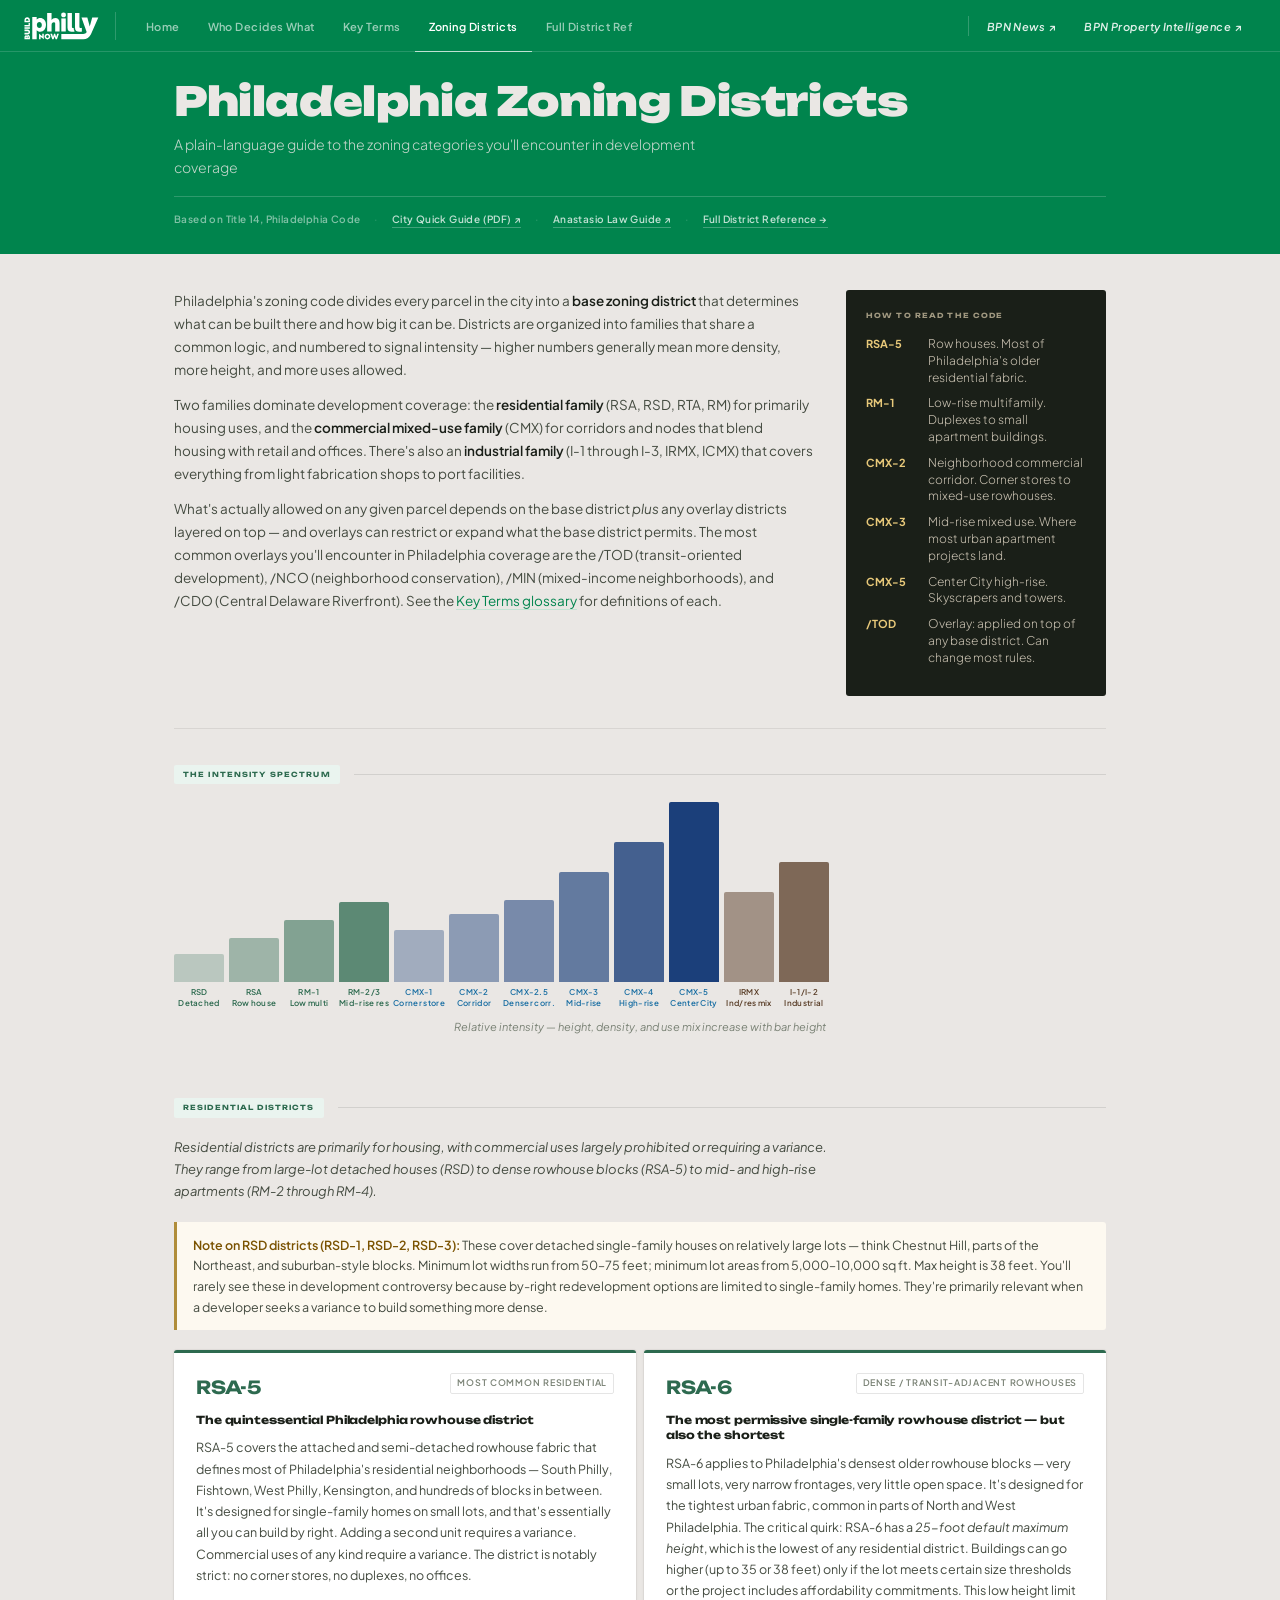
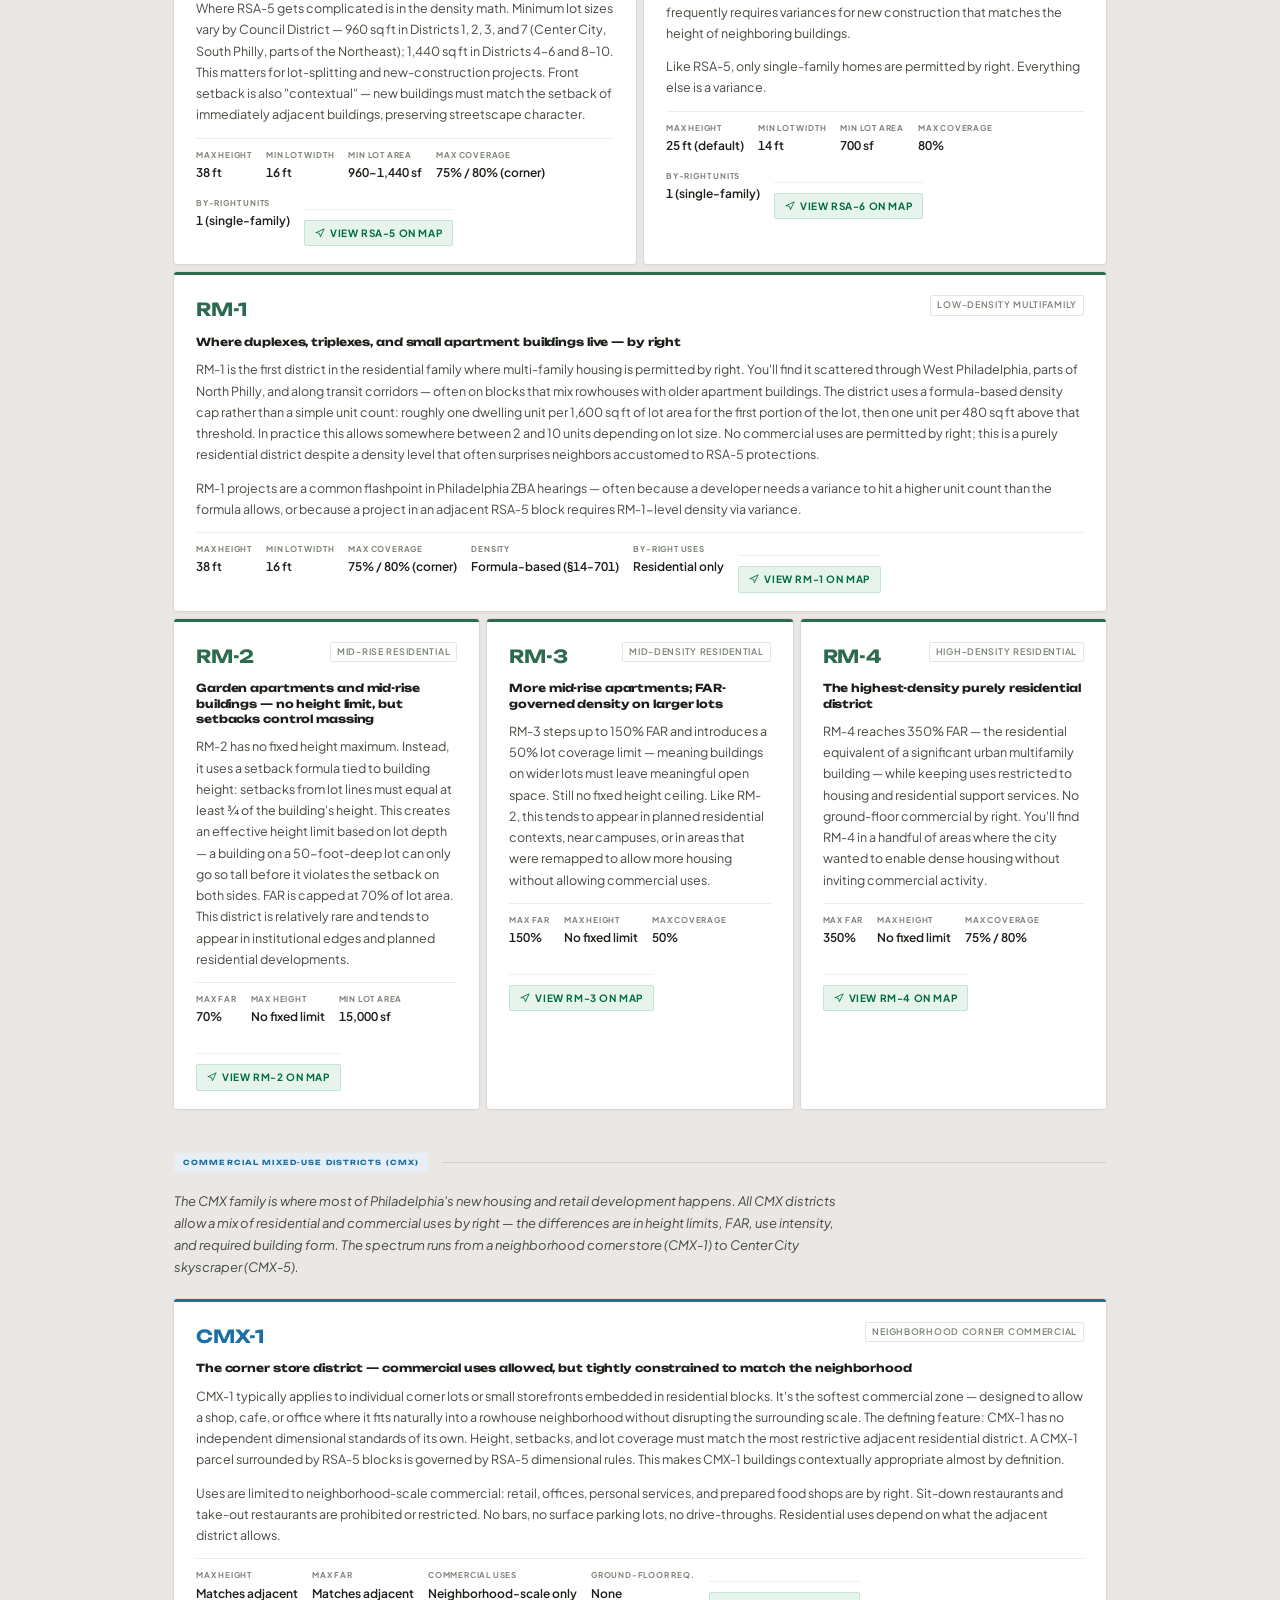
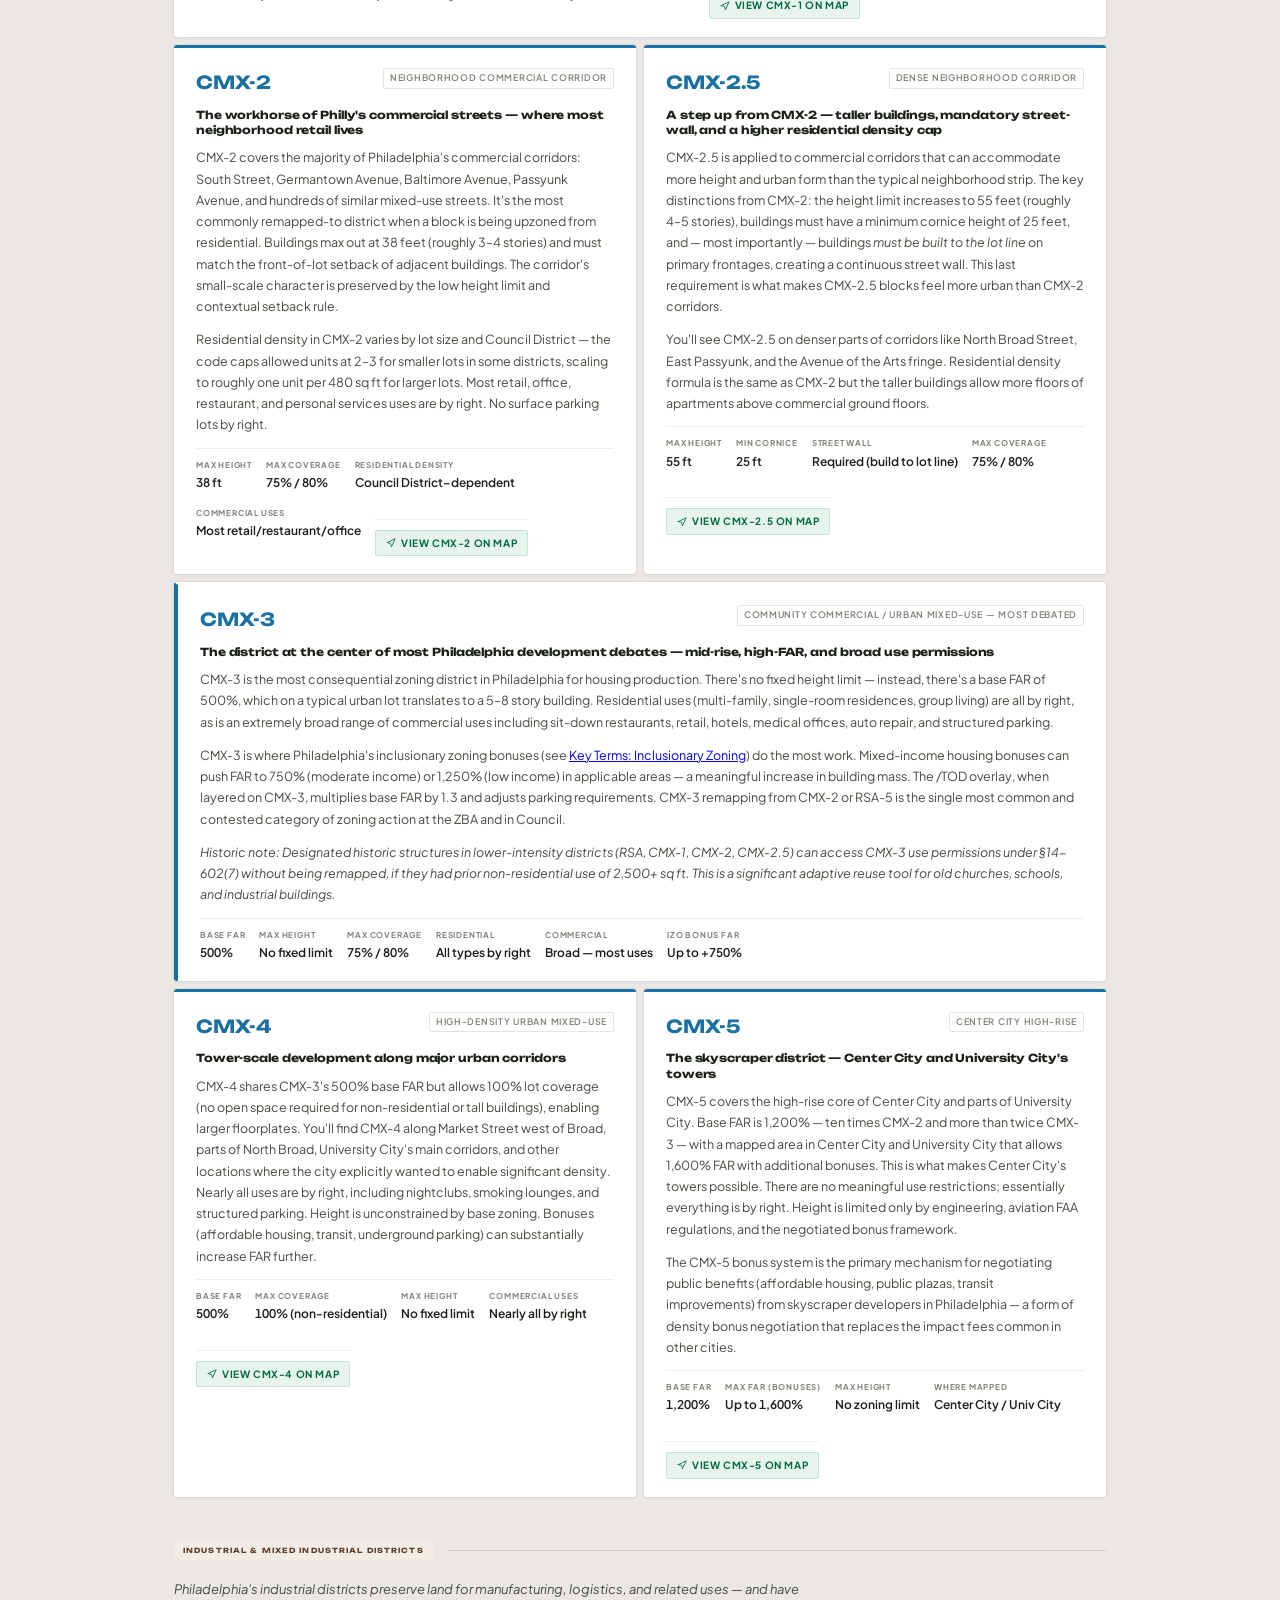
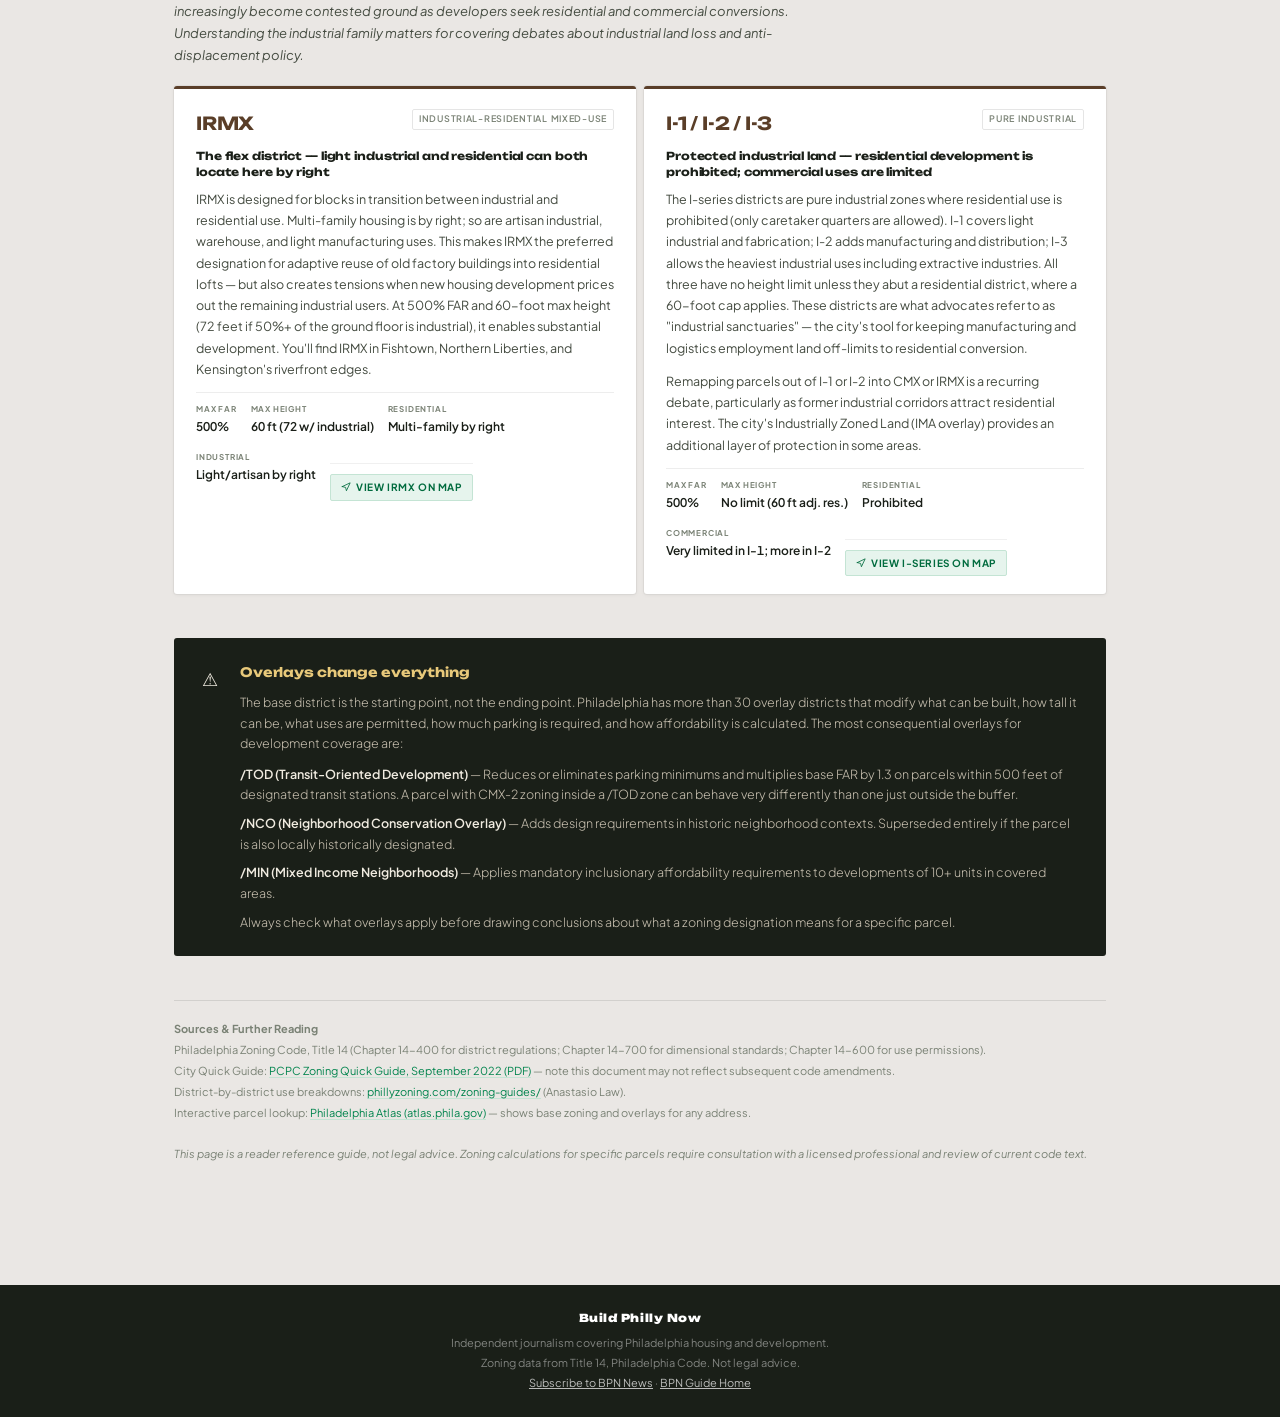
<file: philly-zoning-districts.html>
<!DOCTYPE html>
<html lang="en">
<head>
<meta charset="UTF-8">
<meta name="viewport" content="width=device-width, initial-scale=1.0">
<title>Philadelphia Zoning Districts — BPN News Reference</title>
<style>
@import url('https://fonts.googleapis.com/css2?family=Unbounded:wght@600;700;900&family=Plus+Jakarta+Sans:ital,wght@0,300;0,400;0,500;0,600;1,300;1,400&display=swap');

  :root {
    --bpn-green:       #00844D;
    --bpn-green-dark:  #006b3e;
    --bpn-green-light: #e6f4ed;
    --bpn-green-mid:   #c4e4d4;
    --bpn-cream:       #EAE7E4;
    --bpn-white:       #FFFFFF;
    --ink:             #1a1f18;
    --ink-mid:         #444b40;
    --ink-dim:         #7a8275;
    --border:          rgba(0,0,0,0.08);

    --res-color: #2d6a4f;
    --res-bg:    #eaf4ef;
    --res-border:#a8d4bc;
    --com-color: #1a6fa3;
    --com-bg:    #e8eef6;
    --com-border:#a8bade;
    --ind-color: #5a3e28;
    --ind-bg:    #f2ece4;
    --ind-border:#c8a882;
    --sp-color:  #4a2570;
    --sp-bg:     #f0eaf6;
    --sp-border: #c8a8de;
    --gold:      #b08d3a;
    --amber:     #7a5200;
  }

  *, *::before, *::after { box-sizing: border-box; margin: 0; padding: 0; }
  html { scroll-behavior: smooth; }

  body {
    font-family: 'Plus Jakarta Sans', sans-serif;
    background: var(--bpn-cream);
    color: var(--ink);
    font-size: 14px;
    line-height: 1.65;
  }

  /* ── HEADER ── */
  header {
    background: var(--bpn-green);
    color: var(--bpn-white);
  }

  .header-top {
    display: flex;
    align-items: center;
    gap: 12px;
    padding: 13px 24px;
    border-bottom: 1px solid rgba(255,255,255,0.15);
    max-width: 980px;
    margin: 0 auto;
  }

  .bpn-wordmark {
    font-family: 'Unbounded', sans-serif;
    font-weight: 900;
    font-size: 7px;
    color: var(--bpn-cream);
    letter-spacing: .18em;
    text-transform: uppercase;
    text-decoration: none;
    line-height: 1.3;
  }

  .header-sep {
    width: 1px;
    height: 16px;
    background: rgba(255,255,255,0.22);
    flex-shrink: 0;
  }

  .header-section-label {
    font-size: 9px;
    font-weight: 600;
    letter-spacing: .12em;
    text-transform: uppercase;
    color: rgba(255,255,255,0.55);
  }

  .header-body {
    max-width: 980px;
    margin: 0 auto;
    padding: 28px 24px 26px;
  }

  .header-eyebrow {
    display: inline-block;
    font-family: 'Unbounded', sans-serif;
    font-weight: 700;
    font-size: 8px;
    letter-spacing: .14em;
    text-transform: uppercase;
    background: var(--bpn-cream);
    color: var(--bpn-green);
    padding: 3px 8px;
    border-radius: 2px;
    margin-bottom: 10px;
  }

  .page-title {
    font-family: 'Unbounded', sans-serif;
    font-weight: 900;
    font-size: clamp(22px, 4vw, 40px);
    color: var(--bpn-cream);
    line-height: 1.08;
    letter-spacing: -.01em;
    margin-bottom: 10px;
  }

  .page-subtitle {
    font-size: 14px;
    font-weight: 300;
    color: var(--bpn-cream);
    opacity: .85;
    margin-bottom: 0;
    max-width: 560px;
    line-height: 1.6;
  }

  .meta-bar {
    display: flex;
    align-items: center;
    flex-wrap: wrap;
    gap: 8px 14px;
    margin-top: 18px;
    padding-top: 14px;
    border-top: 1px solid rgba(255,255,255,0.18);
    font-size: 10px;
    font-weight: 600;
    letter-spacing: .04em;
    color: rgba(255,255,255,0.5);
  }

  .meta-bar a {
    color: rgba(255,255,255,0.75);
    text-decoration: none;
    border-bottom: 1px solid rgba(255,255,255,0.25);
  }

  .meta-bar a:hover { color: var(--bpn-cream); border-bottom-color: rgba(255,255,255,0.6); }
  .meta-sep { opacity: 0.3; }

  /* ── SITE NAV BAR ── */
  .site-nav {
    position: sticky;
    top: 0;
    z-index: 100;
    background: var(--bpn-white);
    border-bottom: 1px solid rgba(0,0,0,0.08);
  }

  .site-nav-inner {
    max-width: 980px;
    margin: 0 auto;
    padding: 0 24px;
    display: flex;
    overflow-x: auto;
    scrollbar-width: none;
    gap: 0;
  }

  .site-nav-inner::-webkit-scrollbar { display: none; }

  .nav-link {
    display: block;
    padding: 11px 14px;
    font-size: 11px;
    font-weight: 600;
    letter-spacing: .03em;
    color: var(--ink-dim);
    text-decoration: none;
    white-space: nowrap;
    border-bottom: 2px solid transparent;
    position: relative;
    top: 1px;
    transition: color .15s;
  }

  .nav-link:hover { color: var(--ink); }
  .nav-link.active { color: var(--bpn-green); border-bottom-color: var(--bpn-green); }

  /* ── LAYOUT ── */
  .container {
    max-width: 980px;
    margin: 0 auto;
    padding: 0 24px 80px;
  }

  /* ── INTRO ── */
  .intro-section {
    display: grid;
    grid-template-columns: 1fr 260px;
    gap: 32px;
    margin: 36px 0;
    padding-bottom: 32px;
    border-bottom: 1px solid var(--border);
  }

  .intro-text p {
    font-size: 13.5px;
    font-weight: 400;
    color: var(--ink-mid);
    margin-bottom: 12px;
    line-height: 1.7;
  }

  .intro-text strong { font-weight: 600; color: var(--ink); }
  .intro-text em { font-style: italic; }
  .intro-text a { color: var(--bpn-green); text-decoration: none; border-bottom: 1px solid var(--bpn-green-mid); }

  .system-box {
    background: var(--ink);
    color: #f0ebe0;
    padding: 20px;
    border-radius: 3px;
    align-self: start;
  }

  .system-box h3 {
    font-family: 'Unbounded', sans-serif;
    font-size: 7px;
    letter-spacing: .16em;
    text-transform: uppercase;
    color: #a09880;
    margin-bottom: 14px;
    font-weight: 700;
  }

  .system-item {
    display: flex;
    align-items: baseline;
    gap: 10px;
    margin-bottom: 9px;
    font-size: 12px;
    line-height: 1.4;
  }

  .system-code {
    font-family: 'Plus Jakarta Sans', sans-serif;
    font-size: 11px;
    font-weight: 700;
    color: #e8c97a;
    white-space: nowrap;
    min-width: 52px;
  }

  .system-desc { color: #c8c0b0; font-weight: 300; }

  /* ── SECTION HEADERS ── */
  .section-header {
    display: flex;
    align-items: center;
    gap: 14px;
    margin: 44px 0 18px;
  }

  .section-label {
    font-family: 'Unbounded', sans-serif;
    font-size: 7px;
    letter-spacing: .16em;
    text-transform: uppercase;
    padding: 4px 9px;
    font-weight: 700;
    border-radius: 2px;
    white-space: nowrap;
  }

  .section-label.res { background: var(--res-bg); color: var(--res-color); }
  .section-label.com { background: var(--com-bg); color: var(--com-color); }
  .section-label.ind { background: var(--ind-bg); color: var(--ind-color); }

  .section-rule { flex: 1; height: 1px; background: rgba(0,0,0,0.1); }

  .section-title {
    font-family: 'Unbounded', sans-serif;
    font-weight: 700;
    font-size: 17px;
    margin-bottom: 5px;
    letter-spacing: -.01em;
  }

  .section-intro {
    font-size: 13px;
    font-weight: 400;
    color: var(--ink-mid);
    margin-bottom: 20px;
    max-width: 680px;
    line-height: 1.7;
    font-style: italic;
  }

  /* ── DISTRICT CARDS (main guide) ── */
  .district-grid {
    display: grid;
    grid-template-columns: 1fr 1fr;
    gap: 8px;
    margin-bottom: 8px;
  }

  .district-grid.single { grid-template-columns: 1fr; }
  .district-grid.triple { grid-template-columns: 1fr 1fr 1fr; }

  .district-card {
    background: var(--bpn-white);
    border-radius: 3px;
    border-top: 3px solid transparent;
    padding: 20px 22px 18px;
    box-shadow: 0 1px 4px rgba(0,0,0,0.06), 0 0 0 1px rgba(0,0,0,0.04);
    position: relative;
    scroll-margin-top: 60px;
  }

  .district-card.res-card { border-top-color: var(--res-color); }
  .district-card.com-card { border-top-color: var(--com-color); }
  .district-card.ind-card { border-top-color: var(--ind-color); }

  .district-card-top {
    display: flex;
    justify-content: space-between;
    align-items: flex-start;
    margin-bottom: 10px;
    gap: 10px;
  }

  .district-name-wrap {
    display: flex;
    align-items: center;
    gap: 8px;
  }

  .district-name {
    font-family: 'Unbounded', sans-serif;
    font-size: 18px;
    font-weight: 700;
    letter-spacing: -.01em;
  }

  .district-name.res { color: var(--res-color); }
  .district-name.com { color: var(--com-color); }
  .district-name.ind { color: var(--ind-color); }

  .anchor-link {
    color: var(--ink-dim);
    text-decoration: none;
    font-size: 13px;
    opacity: 0.4;
    transition: opacity .15s;
    line-height: 1;
    margin-top: 2px;
  }

  .anchor-link:hover { opacity: 1; }

  .district-tag {
    font-size: 9px;
    font-weight: 600;
    letter-spacing: .08em;
    text-transform: uppercase;
    color: var(--ink-dim);
    border: 1px solid rgba(0,0,0,0.1);
    padding: 2px 6px;
    border-radius: 2px;
    white-space: nowrap;
  }

  .district-headline {
    font-family: 'Unbounded', sans-serif;
    font-size: 11px;
    font-weight: 700;
    margin-bottom: 9px;
    line-height: 1.4;
    color: var(--ink);
    letter-spacing: -.01em;
  }

  .district-desc {
    font-size: 12.5px;
    font-weight: 400;
    color: var(--ink-mid);
    line-height: 1.7;
    margin-bottom: 12px;
  }

  .district-desc em { font-style: italic; }
  .district-desc strong { font-weight: 600; color: var(--ink); }

  /* ── STATS ROW ── */
  .stats-row {
    display: flex;
    gap: 14px;
    flex-wrap: wrap;
    padding-top: 10px;
    border-top: 1px solid rgba(0,0,0,0.07);
    margin-top: 4px;
  }

  .stat { display: flex; flex-direction: column; gap: 1px; }

  .stat-label {
    font-size: 8px;
    font-weight: 700;
    letter-spacing: .1em;
    text-transform: uppercase;
    color: var(--ink-dim);
  }

  .stat-value {
    font-size: 12px;
    font-weight: 600;
    color: var(--ink);
    font-variant-numeric: tabular-nums;
  }

  /* ── MAP BUTTON ── */
  .card-actions {
    display: flex;
    align-items: center;
    gap: 8px;
    margin-top: 12px;
    padding-top: 10px;
    border-top: 1px solid rgba(0,0,0,0.06);
    flex-wrap: wrap;
  }

  .map-btn {
    display: inline-flex;
    align-items: center;
    gap: 5px;
    font-size: 10px;
    font-weight: 700;
    letter-spacing: .06em;
    text-transform: uppercase;
    color: var(--bpn-green-dark);
    background: var(--bpn-green-light);
    border: 1px solid var(--bpn-green-mid);
    border-radius: 2px;
    padding: 4px 10px;
    text-decoration: none;
    transition: background .15s;
  }

  .map-btn:hover { background: var(--bpn-green-mid); }
  .map-btn svg { width: 10px; height: 10px; stroke: currentColor; flex-shrink: 0; }

  /* ── CALLOUT / NOTE ── */
  .callout {
    border-left: 3px solid var(--gold);
    padding: 13px 16px;
    background: #fdf9f0;
    margin: 20px 0;
    font-size: 12.5px;
    color: var(--ink-mid);
    line-height: 1.65;
    border-radius: 0 3px 3px 0;
  }

  .callout strong { font-weight: 600; color: var(--amber); }

  /* ── OVERLAY ALERT ── */
  .overlay-alert {
    background: var(--ink);
    color: #f0ebe0;
    padding: 24px 28px;
    margin: 44px 0 0;
    border-radius: 3px;
    display: grid;
    grid-template-columns: 24px 1fr;
    gap: 14px;
    align-items: start;
  }

  .overlay-alert-icon { font-size: 18px; margin-top: 2px; }

  .overlay-alert h3 {
    font-family: 'Unbounded', sans-serif;
    font-size: 13px;
    font-weight: 700;
    margin-bottom: 8px;
    color: #e8c97a;
    letter-spacing: -.01em;
  }

  .overlay-alert p {
    font-size: 12.5px;
    font-weight: 300;
    color: #c8c0b0;
    line-height: 1.65;
  }

  .overlay-alert strong { color: #f0ebe0; font-weight: 600; }

  /* ── INTENSITY LADDER ── */
  .ladder-scroll {
    overflow-x: auto;
    -webkit-overflow-scrolling: touch;
    margin: 12px 0 4px;
    mask-image: linear-gradient(to right, black 85%, transparent 100%);
    -webkit-mask-image: linear-gradient(to right, black 85%, transparent 100%);
  }

  .ladder-scroll.no-fade {
    mask-image: none;
    -webkit-mask-image: none;
  }

  .ladder {
    display: flex;
    gap: 5px;
    align-items: flex-end;
    padding-bottom: 4px;
    min-width: 620px;
  }

  .rung {
    display: flex;
    flex-direction: column;
    align-items: center;
    gap: 5px;
    width: 50px;
    flex-shrink: 0;
  }

  .rung-bar { width: 100%; border-radius: 2px 2px 0 0; }

  .rung-label {
    font-size: 8px;
    font-weight: 600;
    text-align: center;
    letter-spacing: .04em;
    line-height: 1.3;
    white-space: nowrap;
  }

  .rung-label.res { color: var(--res-color); }
  .rung-label.com { color: var(--com-color); }
  .rung-label.ind { color: var(--ind-color); }

  .ladder-scroll-hint {
    font-size: 9px;
    font-weight: 600;
    color: var(--ink-dim);
    letter-spacing: .08em;
    margin-bottom: 4px;
    display: none;
  }

  @media (max-width: 700px) { .ladder-scroll-hint { display: block; } }

  .ladder-caption {
    font-size: 11px;
    color: var(--ink-dim);
    font-style: italic;
    text-align: center;
    margin: 6px 0 18px;
  }

  /* ── USE TAGS ── */
  .use-tags { display: flex; flex-wrap: wrap; gap: 5px; margin-top: 8px; }

  .use-tag {
    font-size: 9px;
    font-weight: 600;
    padding: 2px 7px;
    border-radius: 2px;
    letter-spacing: .05em;
  }

  .use-tag.yes { background: var(--res-bg); color: var(--res-color); }
  .use-tag.no  { background: #f0f0f0; color: #999; }

  /* ── FAMILY BLOCK (other page) ── */
  .family { margin-bottom: 36px; }

  .family-header {
    display: flex;
    align-items: baseline;
    gap: 12px;
    margin-bottom: 12px;
    padding-bottom: 8px;
    border-bottom: 2px solid var(--ink);
  }

  .family-label {
    font-family: 'Unbounded', sans-serif;
    font-size: 7px;
    letter-spacing: .16em;
    text-transform: uppercase;
    padding: 3px 8px;
    font-weight: 700;
    flex-shrink: 0;
    border-radius: 2px;
  }

  .family-label.res { background: var(--res-bg); color: var(--res-color); }
  .family-label.com { background: var(--com-bg); color: var(--com-color); }
  .family-label.ind { background: var(--ind-bg); color: var(--ind-color); }

  .family-name {
    font-family: 'Unbounded', sans-serif;
    font-size: 15px;
    font-weight: 700;
    letter-spacing: -.01em;
  }

  .family-summary { margin-bottom: 14px; }

  .family-summary p {
    font-size: 13px;
    color: var(--ink-mid);
    line-height: 1.7;
    margin-bottom: 8px;
  }

  .family-summary strong { font-weight: 600; color: var(--ink); }

  .family-districts {
    display: flex;
    flex-wrap: wrap;
    gap: 6px;
    margin-bottom: 14px;
  }

  .family-district-chip {
    font-size: 11px;
    font-weight: 600;
    padding: 3px 9px;
    border-radius: 2px;
    letter-spacing: .04em;
  }

  .family-district-chip.res { background: var(--res-bg); color: var(--res-color); border: 1px solid var(--res-border); }
  .family-district-chip.com { background: var(--com-bg); color: var(--com-color); border: 1px solid var(--com-border); }
  .family-district-chip.ind { background: var(--ind-bg); color: var(--ind-color); border: 1px solid var(--ind-border); }

  /* ── ACCORDION (other page) ── */
  details {
    border: none;
    background: var(--bpn-white);
    margin-bottom: 4px;
    border-radius: 3px;
    box-shadow: 0 1px 4px rgba(0,0,0,0.06), 0 0 0 1px rgba(0,0,0,0.04);
    scroll-margin-top: 60px;
  }

  details[open] {
    box-shadow: 0 3px 12px rgba(0,0,0,0.09), 0 0 0 1px rgba(0,0,0,0.06);
  }

  summary {
    display: flex;
    align-items: center;
    gap: 12px;
    padding: 13px 16px;
    cursor: pointer;
    list-style: none;
    user-select: none;
    position: relative;
  }

  summary::-webkit-details-marker { display: none; }

  summary::after {
    content: '+';
    font-family: 'Plus Jakarta Sans', sans-serif;
    font-size: 17px;
    font-weight: 300;
    color: var(--ink-dim);
    margin-left: auto;
    transition: transform 0.15s ease;
    line-height: 1;
    flex-shrink: 0;
  }

  details[open] summary::after {
    content: '−';
    color: var(--ink);
  }

  .summary-code {
    font-size: 14px;
    font-weight: 700;
    font-family: 'Unbounded', sans-serif;
    min-width: 58px;
    flex-shrink: 0;
    letter-spacing: -.01em;
  }

  .summary-code.res { color: var(--res-color); }
  .summary-code.com { color: var(--com-color); }
  .summary-code.ind { color: var(--ind-color); }

  .summary-headline {
    font-size: 13px;
    font-weight: 600;
    line-height: 1.35;
    color: var(--ink);
  }

  .summary-tag {
    font-size: 9px;
    font-weight: 600;
    letter-spacing: .08em;
    text-transform: uppercase;
    color: var(--ink-dim);
    display: block;
    margin-top: 2px;
  }

  .detail-body {
    padding: 0 16px 18px;
    border-top: 1px solid rgba(0,0,0,0.06);
  }

  .detail-desc {
    font-size: 12.5px;
    color: var(--ink-mid);
    line-height: 1.7;
    margin-top: 14px;
    margin-bottom: 12px;
  }

  .detail-desc + .detail-desc { margin-top: -4px; }
  .detail-desc strong { font-weight: 600; color: var(--ink); }
  .detail-desc em { font-style: italic; }

  /* ── PAGE INTRO (other page) ── */
  .page-intro {
    margin: 28px 0 36px;
    padding: 16px 20px;
    border-left: 3px solid var(--gold);
    background: #fdf9f0;
    font-size: 13px;
    color: var(--ink-mid);
    line-height: 1.65;
    border-radius: 0 3px 3px 0;
  }

  .page-intro strong { font-weight: 600; color: var(--amber); }
  .page-intro a { color: var(--bpn-green); text-decoration: none; border-bottom: 1px solid var(--bpn-green-mid); }

  /* ── SOURCE BAR ── */
  .source-bar {
    margin-top: 44px;
    padding-top: 18px;
    border-top: 1px solid rgba(0,0,0,0.1);
    font-size: 11px;
    color: var(--ink-dim);
    line-height: 1.9;
  }

  .source-bar a { color: var(--bpn-green); text-decoration: none; border-bottom: 1px solid var(--bpn-green-mid); }
  .source-bar a:hover { border-bottom-color: var(--bpn-green); }

  /* ── FOOTER ── */
  footer {
    background: var(--ink);
    color: rgba(255,255,255,.45);
    padding: 24px;
    font-size: 11px;
    text-align: center;
    line-height: 1.8;
  }

  footer a { color: rgba(255,255,255,.7); }

  .footer-brand {
    font-family: 'Unbounded', sans-serif;
    font-weight: 900;
    font-size: 11px;
    color: var(--bpn-white);
    display: block;
    margin-bottom: 4px;
    letter-spacing: .05em;
  }

  /* ── RESPONSIVE ── */
  @media (max-width: 700px) {
    .intro-section { grid-template-columns: 1fr; }
    .system-box { display: none; }
    .district-grid,
    .district-grid.triple { grid-template-columns: 1fr; }
    .page-title { font-size: 24px; }
    .family-name { font-size: 13px; }
    .summary-headline { font-size: 12px; }
    .summary-code { min-width: 48px; font-size: 12px; }
  }
  /* ── TOP BAR (shared site nav) ── */
  .top-bar {
    position: sticky;
    top: 0;
    z-index: 200;
    background: var(--bpn-green);
    display: flex;
    align-items: center;
    padding: 0 24px;
    border-bottom: 1px solid rgba(255,255,255,0.15);
    height: 52px;
  }
  .top-bar-logo {
    display: flex;
    align-items: center;
    text-decoration: none;
    flex-shrink: 0;
    margin-right: 16px;
    padding-right: 16px;
    border-right: 1px solid rgba(255,255,255,0.18);
  }
  .top-bar-logo svg { height: 28px; width: auto; display: block; }
  .top-bar-nav {
    display: flex;
    overflow-x: auto;
    scrollbar-width: none;
    flex: 1;
  }
  .top-bar-nav::-webkit-scrollbar { display: none; }
  .top-nav-link {
    display: block;
    padding: 0 14px;
    height: 52px;
    line-height: 52px;
    font-size: 11px;
    font-weight: 600;
    letter-spacing: .04em;
    color: rgba(255,255,255,0.6);
    text-decoration: none;
    white-space: nowrap;
    border-bottom: 2px solid transparent;
    position: relative;
    top: 1px;
    cursor: pointer;
    transition: color .15s;
  }
  .top-nav-link:hover { color: rgba(255,255,255,0.88); }
  .top-nav-link.active { color: #fff; border-bottom-color: rgba(255,255,255,0.7); }
  .top-nav-external {
    color: rgba(255,255,255,0.88);
    font-style: italic;
  }
  .top-nav-external:hover { color: #fff; }
  .top-nav-sep {
    width: 1px;
    height: 20px;
    background: rgba(255,255,255,0.2);
    margin: 0 4px;
    align-self: center;
  }
  .top-nav-sep-push { margin-left: auto; }


</style>
</head>
<body>


<!-- ── SHARED TOP BAR ──────────────────────────────────────── -->
<div class="top-bar">
  <a href="index.html" class="top-bar-logo" aria-label="Build Philly Now home"><svg xmlns="http://www.w3.org/2000/svg" viewBox="0 0 909.2 340.3" style="height:28px;width:auto;display:block;flex-shrink:0"><defs><style>.bl{fill:#fff}</style></defs><polygon class="bl" points="221.8 295.2 184 264.6 183 264.6 183 331.6 201.8 331.6 201.8 302 239.8 332.6 240.6 332.6 240.6 265.5 221.8 265.5 221.8 295.2"/><path class="bl" d="M285,264.1c-20.8,0-35.3,15.5-35.3,34.5s14.5,34.5,35.3,34.5,35.4-15.3,35.4-34.5-14.5-34.5-35.4-34.5ZM285,315.5c-9.6,0-16-8-16-16.9s6.3-16.9,16-16.9,16,8.2,16,16.9-6.2,16.9-16,16.9Z"/><polygon class="bl" points="391.3 305.3 391.2 305.3 379 265.5 364.9 265.5 352.8 305.3 352.7 305.3 341.4 265.5 319.9 265.5 343.3 331.6 359.9 331.6 371.9 296.5 384.1 331.6 400.7 331.6 424 265.5 402.5 265.5 391.3 305.3"/><path class="bl" d="M52,279.3c-7.8,0-13.3,5.6-14.8,10.9-1.7-4.3-5.6-8.5-12.4-8.5-13.4,0-19,12.3-19,27.3v22.5h66.2v-24c0-16.5-5.9-28.2-19.9-28.2ZM32.3,313.2h-11.3v-5.3c0-3.7,1.4-6.9,5.7-6.9s5.6,3.2,5.6,6.9v5.3ZM56.6,313.2h-12.2v-6.7c0-3.7,1.5-7.4,6.2-7.4s6.1,3.7,6.1,7.4v6.7Z"/><path class="bl" d="M46.9,213.3H5.7v19.3h39c7,0,10.9,3.4,10.9,10.5s-4,10.5-10.9,10.5H5.7v19.2h41.2c15.7,0,26.4-10.9,26.4-29.7s-10.7-29.8-26.4-29.8Z"/><rect class="bl" x="5.7" y="185.1" width="66.2" height="19.2"/><polygon class="bl" points="71.9 134.2 55.7 134.2 55.7 156.8 5.7 156.8 5.7 176.1 71.9 176.1 71.9 134.2"/><path class="bl" d="M71.9,102.6c0-23.7-14.1-38.1-33.1-38.1S5.7,78.8,5.7,102.6v23.2h66.2v-23.2ZM55.7,106.5H21.9v-3.7c0-12.8,8.2-19,16.9-19s16.9,6.2,16.9,19v3.7Z"/><path class="bl" d="M197.1,73.8c-17.8,0-34.4,7.8-43,18.8v-30.9h-53.5v270h53.5v-109.9c7.9,10.6,23.7,19.2,44.2,19.2,42.3,0,68.9-36.9,68.9-87.7s-31.9-79.4-70.1-79.4ZM186.5,194.4c-15.9,0-30.4-14.4-30.4-37s14.4-37,30.4-37,30.4,15.9,30.4,37-13.2,37-30.4,37Z"/><path class="bl" d="M380,73.8c-19.6,0-36,11.8-45.1,23.3V11.8h-53.5v224.9h53.8v-79.7c0-18,10.8-31,27.7-31s16.2,9,16.2,20.8v89.9h53.5v-102.2c0-40.9-20.5-60.8-52.6-60.8Z"/><rect class="bl" x="453.7" y="78" width="53.8" height="158.7"/><path class="bl" d="M480.8,63c17.4,0,28.6-10.8,28.6-28s-11.1-27.7-28.6-27.7-28.9,10.5-28.9,27.7,11.1,28,28.9,28Z"/><path class="bl" d="M579.4,240.9c15.9,0,28-2.7,32.8-4.8,1.3-.6,3.4-1.4,5.5-2.3-8.2-7.9-13.3-19.9-13.3-36.9v-2.3c-2.6.7-5.5,1.2-8.2,1.2-7.5,0-13.8-3.6-13.8-16.5V11.8h-53.5v179.5c0,36.4,23.2,49.6,50.5,49.6Z"/><path class="bl" d="M670.5,241c15.9,0,28-2.7,32.8-4.8v-44.2c-3.3,1.5-9.9,3.9-15.9,3.9s-13.8-3.6-13.8-16.5V11.8h-53.5v179.5c0,36.4,23.2,49.6,50.5,49.6Z"/><path class="bl" d="M829.3,66l-30.1,110.3-29.5-110.3h-71.1l63.1,177.7-1.4,3.3c-7,16-22.8,19.1-40.3,19.1h-266.4v65.6h266.4c40.6,0,77.4-24,93.8-61.2l89.6-204.5h-74.2Z"/></svg></a>
  <nav class="top-bar-nav">
    <a class="top-nav-link" href="index.html">Home</a>
    <a class="top-nav-link" href="who-decides-what.html">Who Decides What</a>
    <a class="top-nav-link" href="glossary.html">Key Terms</a>
    <a class="top-nav-link active" href="philly-zoning-districts.html">Zoning Districts</a>
    <a class="top-nav-link" href="philly-zoning-districts-other.html">Full District Ref</a>
    <div class="top-nav-sep top-nav-sep-push"></div>
    <a class="top-nav-link top-nav-external" href="https://buildphillynow.substack.com/" target="_blank" rel="noopener">BPN News ↗</a>
    <a class="top-nav-link top-nav-external" href="https://map.buildphillynow.org/" target="_blank" rel="noopener">BPN Property Intelligence ↗</a>
  </nav>
</div>

<header>
  <div class="header-body">
    <h1 class="page-title">Philadelphia Zoning Districts</h1>
    <p class="page-subtitle">A plain-language guide to the zoning categories you'll encounter in development coverage</p>
    <div class="meta-bar">
      <span>Based on Title 14, Philadelphia Code</span>
      <span class="meta-sep">·</span>
      <a href="https://www.phila.gov/media/20220909084529/ZONING-QUICK-GUIDE_PCPC_9_9_22.pdf" target="_blank">City Quick Guide (PDF) ↗</a>
      <span class="meta-sep">·</span>
      <a href="http://phillyzoning.com/zoning-guides/" target="_blank">Anastasio Law Guide ↗</a>
      <span class="meta-sep">·</span>
      <a href="philly-zoning-districts-other.html">Full District Reference →</a>
    </div>
  </div>
</header>

<div class="container">

  <!-- INTRO -->
  <div class="intro-section">
    <div class="intro-text">
      <p>Philadelphia's zoning code divides every parcel in the city into a <strong>base zoning district</strong> that determines what can be built there and how big it can be. Districts are organized into families that share a common logic, and numbered to signal intensity — higher numbers generally mean more density, more height, and more uses allowed.</p>
      <p>Two families dominate development coverage: the <strong>residential family</strong> (RSA, RSD, RTA, RM) for primarily housing uses, and the <strong>commercial mixed-use family</strong> (CMX) for corridors and nodes that blend housing with retail and offices. There's also an <strong>industrial family</strong> (I-1 through I-3, IRMX, ICMX) that covers everything from light fabrication shops to port facilities.</p>
      <p>What's actually allowed on any given parcel depends on the base district <em>plus</em> any overlay districts layered on top — and overlays can restrict or expand what the base district permits. The most common overlays you'll encounter in Philadelphia coverage are the /TOD (transit-oriented development), /NCO (neighborhood conservation), /MIN (mixed-income neighborhoods), and /CDO (Central Delaware Riverfront). See the <a href="glossary.html">Key Terms glossary</a> for definitions of each.</p>
    </div>
    <div class="system-box">
      <h3>How to read the code</h3>
      <div class="system-item">
        <span class="system-code">RSA-5</span>
        <span class="system-desc">Row houses. Most of Philadelphia's older residential fabric.</span>
      </div>
      <div class="system-item">
        <span class="system-code">RM-1</span>
        <span class="system-desc">Low-rise multifamily. Duplexes to small apartment buildings.</span>
      </div>
      <div class="system-item">
        <span class="system-code">CMX-2</span>
        <span class="system-desc">Neighborhood commercial corridor. Corner stores to mixed-use rowhouses.</span>
      </div>
      <div class="system-item">
        <span class="system-code">CMX-3</span>
        <span class="system-desc">Mid-rise mixed use. Where most urban apartment projects land.</span>
      </div>
      <div class="system-item">
        <span class="system-code">CMX-5</span>
        <span class="system-desc">Center City high-rise. Skyscrapers and towers.</span>
      </div>
      <div class="system-item">
        <span class="system-code">/TOD</span>
        <span class="system-desc">Overlay: applied on top of any base district. Can change most rules.</span>
      </div>
    </div>
  </div>

  <!-- THE INTENSITY LADDER -->
  <div style="margin-bottom: 40px;">
    <div class="section-header" style="margin-top: 0;">
      <span class="section-label res">The Intensity Spectrum</span>
      <div class="section-rule"></div>
    </div>
    <div class="ladder-scroll-hint">← scroll to see all districts →</div>
    <div class="ladder-scroll">
    <div class="ladder">
      <div class="rung">
        <div class="rung-bar" style="height:28px; background:#2d6a4f; opacity:0.25;"></div>
        <div class="rung-label res">RSD<br>Detached</div>
      </div>
      <div class="rung">
        <div class="rung-bar" style="height:44px; background:#2d6a4f; opacity:0.4;"></div>
        <div class="rung-label res">RSA<br>Row house</div>
      </div>
      <div class="rung">
        <div class="rung-bar" style="height:62px; background:#2d6a4f; opacity:0.55;"></div>
        <div class="rung-label res">RM-1<br>Low multi</div>
      </div>
      <div class="rung">
        <div class="rung-bar" style="height:80px; background:#2d6a4f; opacity:0.75;"></div>
        <div class="rung-label res">RM-2/3<br>Mid-rise res</div>
      </div>
      <div class="rung">
        <div class="rung-bar" style="height:52px; background:#1b3f7a; opacity:0.35;"></div>
        <div class="rung-label com">CMX-1<br>Corner store</div>
      </div>
      <div class="rung">
        <div class="rung-bar" style="height:68px; background:#1b3f7a; opacity:0.45;"></div>
        <div class="rung-label com">CMX-2<br>Corridor</div>
      </div>
      <div class="rung">
        <div class="rung-bar" style="height:82px; background:#1b3f7a; opacity:0.55;"></div>
        <div class="rung-label com">CMX-2.5<br>Denser corr.</div>
      </div>
      <div class="rung">
        <div class="rung-bar" style="height:110px; background:#1b3f7a; opacity:0.65;"></div>
        <div class="rung-label com">CMX-3<br>Mid-rise</div>
      </div>
      <div class="rung">
        <div class="rung-bar" style="height:140px; background:#1b3f7a; opacity:0.8;"></div>
        <div class="rung-label com">CMX-4<br>High-rise</div>
      </div>
      <div class="rung">
        <div class="rung-bar" style="height:180px; background:#1b3f7a; opacity:1;"></div>
        <div class="rung-label com">CMX-5<br>Center City</div>
      </div>
      <div class="rung">
        <div class="rung-bar" style="height:90px; background:#5a3e28; opacity:0.5;"></div>
        <div class="rung-label ind">IRMX<br>Ind/res mix</div>
      </div>
      <div class="rung">
        <div class="rung-bar" style="height:120px; background:#5a3e28; opacity:0.75;"></div>
        <div class="rung-label ind">I-1/I-2<br>Industrial</div>
      </div>
    </div>
    <p class="ladder-caption">Relative intensity — height, density, and use mix increase with bar height</p>
  </div>


  <!-- ======================== RESIDENTIAL ======================== -->
  <div class="section-header">
    <span class="section-label res">Residential Districts</span>
    <div class="section-rule"></div>
  </div>
  <p class="section-intro">Residential districts are primarily for housing, with commercial uses largely prohibited or requiring a variance. They range from large-lot detached houses (RSD) to dense rowhouse blocks (RSA-5) to mid- and high-rise apartments (RM-2 through RM-4).</p>

  <!-- RSD + RSA family note -->
  <div class="callout">
    <strong>Note on RSD districts (RSD-1, RSD-2, RSD-3):</strong> These cover detached single-family houses on relatively large lots — think Chestnut Hill, parts of the Northeast, and suburban-style blocks. Minimum lot widths run from 50–75 feet; minimum lot areas from 5,000–10,000 sq ft. Max height is 38 feet. You'll rarely see these in development controversy because by-right redevelopment options are limited to single-family homes. They're primarily relevant when a developer seeks a variance to build something more dense.
  </div>

  <!-- RSA-5 + RSA-6 -->
  <div class="district-grid">
    <div class="district-card res-card" id="RSA-5">
      <div class="district-card-top">
        <div class="district-name-wrap"><span class="district-name res">RSA-5</span><a href="#RSA-5" class="anchor-link" title="Link to RSA-5"><svg viewBox="0 0 24 24" fill="none" stroke-width="2.5" stroke-linecap="round" stroke-linejoin="round"><path d="M10 13a5 5 0 0 0 7.54.54l3-3a5 5 0 0 0-7.07-7.07l-1.72 1.71"/><path d="M14 11a5 5 0 0 0-7.54-.54l-3 3a5 5 0 0 0 7.07 7.07l1.71-1.71"/></svg></a></div>
        <span class="district-tag">Most common residential</span>
      </div>
      <div class="district-headline">The quintessential Philadelphia rowhouse district</div>
      <div class="district-desc">RSA-5 covers the attached and semi-detached rowhouse fabric that defines most of Philadelphia's residential neighborhoods — South Philly, Fishtown, West Philly, Kensington, and hundreds of blocks in between. It's designed for single-family homes on small lots, and that's essentially all you can build by right. Adding a second unit requires a variance. Commercial uses of any kind require a variance. The district is notably strict: no corner stores, no duplexes, no offices.</div>
      <div class="district-desc">Where RSA-5 gets complicated is in the density math. Minimum lot sizes vary by Council District — 960 sq ft in Districts 1, 2, 3, and 7 (Center City, South Philly, parts of the Northeast); 1,440 sq ft in Districts 4–6 and 8–10. This matters for lot-splitting and new-construction projects. Front setback is also "contextual" — new buildings must match the setback of immediately adjacent buildings, preserving streetscape character.</div>
      <div class="stats-row">
        <div class="stat"><span class="stat-label">Max Height</span><span class="stat-value">38 ft</span></div>
        <div class="stat"><span class="stat-label">Min Lot Width</span><span class="stat-value">16 ft</span></div>
        <div class="stat"><span class="stat-label">Min Lot Area</span><span class="stat-value">960–1,440 sf</span></div>
        <div class="stat"><span class="stat-label">Max Coverage</span><span class="stat-value">75% / 80% (corner)</span></div>
        <div class="stat"><span class="stat-label">By-right units</span><span class="stat-value">1 (single-family)</span></div>
      <div class="card-actions"><a href="https://map.buildphillynow.org/?zoning=RSA-5" class="map-btn" target="_blank"><svg viewBox="0 0 24 24" fill="none" stroke-width="2" stroke-linecap="round" stroke-linejoin="round"><path d="M3 11l19-9-9 19-2-8-8-2z"/></svg> View RSA-5 on Map</a></div>
      </div>
    </div>
    <div class="district-card res-card" id="RSA-6">
      <div class="district-card-top">
        <div class="district-name-wrap"><span class="district-name res">RSA-6</span><a href="#RSA-6" class="anchor-link" title="Link to RSA-6"><svg viewBox="0 0 24 24" fill="none" stroke-width="2.5" stroke-linecap="round" stroke-linejoin="round"><path d="M10 13a5 5 0 0 0 7.54.54l3-3a5 5 0 0 0-7.07-7.07l-1.72 1.71"/><path d="M14 11a5 5 0 0 0-7.54-.54l-3 3a5 5 0 0 0 7.07 7.07l1.71-1.71"/></svg></a></div>
        <span class="district-tag">Dense / transit-adjacent rowhouses</span>
      </div>
      <div class="district-headline">The most permissive single-family rowhouse district — but also the shortest</div>
      <div class="district-desc">RSA-6 applies to Philadelphia's densest older rowhouse blocks — very small lots, very narrow frontages, very little open space. It's designed for the tightest urban fabric, common in parts of North and West Philadelphia. The critical quirk: RSA-6 has a <em>25-foot default maximum height</em>, which is the lowest of any residential district. Buildings can go higher (up to 35 or 38 feet) only if the lot meets certain size thresholds or the project includes affordability commitments. This low height limit frequently requires variances for new construction that matches the height of neighboring buildings.</div>
      <div class="district-desc">Like RSA-5, only single-family homes are permitted by right. Everything else is a variance.</div>
      <div class="stats-row">
        <div class="stat"><span class="stat-label">Max Height</span><span class="stat-value">25 ft (default)</span></div>
        <div class="stat"><span class="stat-label">Min Lot Width</span><span class="stat-value">14 ft</span></div>
        <div class="stat"><span class="stat-label">Min Lot Area</span><span class="stat-value">700 sf</span></div>
        <div class="stat"><span class="stat-label">Max Coverage</span><span class="stat-value">80%</span></div>
        <div class="stat"><span class="stat-label">By-right units</span><span class="stat-value">1 (single-family)</span></div>
      <div class="card-actions"><a href="https://map.buildphillynow.org/?zoning=RSA-6" class="map-btn" target="_blank"><svg viewBox="0 0 24 24" fill="none" stroke-width="2" stroke-linecap="round" stroke-linejoin="round"><path d="M3 11l19-9-9 19-2-8-8-2z"/></svg> View RSA-6 on Map</a></div>
      </div>
    </div>
  </div>

  <!-- RM-1 -->
  <div class="district-grid single" style="margin-top: 2px;">
    <div class="district-card res-card" id="RM-1">
      <div class="district-card-top">
        <div class="district-name-wrap"><span class="district-name res">RM-1</span><a href="#RM-1" class="anchor-link" title="Link to RM-1"><svg viewBox="0 0 24 24" fill="none" stroke-width="2.5" stroke-linecap="round" stroke-linejoin="round"><path d="M10 13a5 5 0 0 0 7.54.54l3-3a5 5 0 0 0-7.07-7.07l-1.72 1.71"/><path d="M14 11a5 5 0 0 0-7.54-.54l-3 3a5 5 0 0 0 7.07 7.07l1.71-1.71"/></svg></a></div>
        <span class="district-tag">Low-density multifamily</span>
      </div>
      <div class="district-headline">Where duplexes, triplexes, and small apartment buildings live — by right</div>
      <div class="district-desc">RM-1 is the first district in the residential family where multi-family housing is permitted by right. You'll find it scattered through West Philadelphia, parts of North Philly, and along transit corridors — often on blocks that mix rowhouses with older apartment buildings. The district uses a formula-based density cap rather than a simple unit count: roughly one dwelling unit per 1,600 sq ft of lot area for the first portion of the lot, then one unit per 480 sq ft above that threshold. In practice this allows somewhere between 2 and 10 units depending on lot size. No commercial uses are permitted by right; this is a purely residential district despite a density level that often surprises neighbors accustomed to RSA-5 protections.</div>
      <div class="district-desc">RM-1 projects are a common flashpoint in Philadelphia ZBA hearings — often because a developer needs a variance to hit a higher unit count than the formula allows, or because a project in an adjacent RSA-5 block requires RM-1-level density via variance.</div>
      <div class="stats-row">
        <div class="stat"><span class="stat-label">Max Height</span><span class="stat-value">38 ft</span></div>
        <div class="stat"><span class="stat-label">Min Lot Width</span><span class="stat-value">16 ft</span></div>
        <div class="stat"><span class="stat-label">Max Coverage</span><span class="stat-value">75% / 80% (corner)</span></div>
        <div class="stat"><span class="stat-label">Density</span><span class="stat-value">Formula-based (§14-701)</span></div>
        <div class="stat"><span class="stat-label">By-right uses</span><span class="stat-value">Residential only</span></div>
      <div class="card-actions"><a href="https://map.buildphillynow.org/?zoning=RM-1" class="map-btn" target="_blank"><svg viewBox="0 0 24 24" fill="none" stroke-width="2" stroke-linecap="round" stroke-linejoin="round"><path d="M3 11l19-9-9 19-2-8-8-2z"/></svg> View RM-1 on Map</a></div>
      </div>
    </div>
  </div>

  <!-- RM-2, RM-3, RM-4 -->
  <div class="district-grid triple" style="margin-top: 2px;">
    <div class="district-card res-card" id="RM-2">
      <div class="district-card-top">
        <div class="district-name-wrap"><span class="district-name res">RM-2</span><a href="#RM-2" class="anchor-link" title="Link to RM-2"><svg viewBox="0 0 24 24" fill="none" stroke-width="2.5" stroke-linecap="round" stroke-linejoin="round"><path d="M10 13a5 5 0 0 0 7.54.54l3-3a5 5 0 0 0-7.07-7.07l-1.72 1.71"/><path d="M14 11a5 5 0 0 0-7.54-.54l-3 3a5 5 0 0 0 7.07 7.07l1.71-1.71"/></svg></a></div>
        <span class="district-tag">Mid-rise residential</span>
      </div>
      <div class="district-headline">Garden apartments and mid-rise buildings — no height limit, but setbacks control massing</div>
      <div class="district-desc">RM-2 has no fixed height maximum. Instead, it uses a setback formula tied to building height: setbacks from lot lines must equal at least ¾ of the building's height. This creates an effective height limit based on lot depth — a building on a 50-foot-deep lot can only go so tall before it violates the setback on both sides. FAR is capped at 70% of lot area. This district is relatively rare and tends to appear in institutional edges and planned residential developments.</div>
      <div class="stats-row">
        <div class="stat"><span class="stat-label">Max FAR</span><span class="stat-value">70%</span></div>
        <div class="stat"><span class="stat-label">Max Height</span><span class="stat-value">No fixed limit</span></div>
        <div class="stat"><span class="stat-label">Min Lot Area</span><span class="stat-value">15,000 sf</span></div>
      <div class="card-actions"><a href="https://map.buildphillynow.org/?zoning=RM-2" class="map-btn" target="_blank"><svg viewBox="0 0 24 24" fill="none" stroke-width="2" stroke-linecap="round" stroke-linejoin="round"><path d="M3 11l19-9-9 19-2-8-8-2z"/></svg> View RM-2 on Map</a></div>
      </div>
    </div>
    <div class="district-card res-card" id="RM-3">
      <div class="district-card-top">
        <div class="district-name-wrap"><span class="district-name res">RM-3</span><a href="#RM-3" class="anchor-link" title="Link to RM-3"><svg viewBox="0 0 24 24" fill="none" stroke-width="2.5" stroke-linecap="round" stroke-linejoin="round"><path d="M10 13a5 5 0 0 0 7.54.54l3-3a5 5 0 0 0-7.07-7.07l-1.72 1.71"/><path d="M14 11a5 5 0 0 0-7.54-.54l-3 3a5 5 0 0 0 7.07 7.07l1.71-1.71"/></svg></a></div>
        <span class="district-tag">Mid-density residential</span>
      </div>
      <div class="district-headline">More mid-rise apartments; FAR-governed density on larger lots</div>
      <div class="district-desc">RM-3 steps up to 150% FAR and introduces a 50% lot coverage limit — meaning buildings on wider lots must leave meaningful open space. Still no fixed height ceiling. Like RM-2, this tends to appear in planned residential contexts, near campuses, or in areas that were remapped to allow more housing without allowing commercial uses.</div>
      <div class="stats-row">
        <div class="stat"><span class="stat-label">Max FAR</span><span class="stat-value">150%</span></div>
        <div class="stat"><span class="stat-label">Max Height</span><span class="stat-value">No fixed limit</span></div>
        <div class="stat"><span class="stat-label">Max Coverage</span><span class="stat-value">50%</span></div>
      <div class="card-actions"><a href="https://map.buildphillynow.org/?zoning=RM-3" class="map-btn" target="_blank"><svg viewBox="0 0 24 24" fill="none" stroke-width="2" stroke-linecap="round" stroke-linejoin="round"><path d="M3 11l19-9-9 19-2-8-8-2z"/></svg> View RM-3 on Map</a></div>
      </div>
    </div>
    <div class="district-card res-card" id="RM-4">
      <div class="district-card-top">
        <div class="district-name-wrap"><span class="district-name res">RM-4</span><a href="#RM-4" class="anchor-link" title="Link to RM-4"><svg viewBox="0 0 24 24" fill="none" stroke-width="2.5" stroke-linecap="round" stroke-linejoin="round"><path d="M10 13a5 5 0 0 0 7.54.54l3-3a5 5 0 0 0-7.07-7.07l-1.72 1.71"/><path d="M14 11a5 5 0 0 0-7.54-.54l-3 3a5 5 0 0 0 7.07 7.07l1.71-1.71"/></svg></a></div>
        <span class="district-tag">High-density residential</span>
      </div>
      <div class="district-headline">The highest-density purely residential district</div>
      <div class="district-desc">RM-4 reaches 350% FAR — the residential equivalent of a significant urban multifamily building — while keeping uses restricted to housing and residential support services. No ground-floor commercial by right. You'll find RM-4 in a handful of areas where the city wanted to enable dense housing without inviting commercial activity.</div>
      <div class="stats-row">
        <div class="stat"><span class="stat-label">Max FAR</span><span class="stat-value">350%</span></div>
        <div class="stat"><span class="stat-label">Max Height</span><span class="stat-value">No fixed limit</span></div>
        <div class="stat"><span class="stat-label">Max Coverage</span><span class="stat-value">75% / 80%</span></div>
      <div class="card-actions"><a href="https://map.buildphillynow.org/?zoning=RM-4" class="map-btn" target="_blank"><svg viewBox="0 0 24 24" fill="none" stroke-width="2" stroke-linecap="round" stroke-linejoin="round"><path d="M3 11l19-9-9 19-2-8-8-2z"/></svg> View RM-4 on Map</a></div>
      </div>
    </div>
  </div>


  <!-- ======================== COMMERCIAL MIXED USE ======================== -->
  <div class="section-header">
    <span class="section-label com">Commercial Mixed-Use Districts (CMX)</span>
    <div class="section-rule"></div>
  </div>
  <p class="section-intro">The CMX family is where most of Philadelphia's new housing and retail development happens. All CMX districts allow a mix of residential and commercial uses by right — the differences are in height limits, FAR, use intensity, and required building form. The spectrum runs from a neighborhood corner store (CMX-1) to Center City skyscraper (CMX-5).</p>

  <!-- CMX-1 -->
  <div class="district-grid single">
    <div class="district-card com-card" id="CMX-1">
      <div class="district-card-top">
        <div class="district-name-wrap"><span class="district-name com">CMX-1</span><a href="#CMX-1" class="anchor-link" title="Link to CMX-1"><svg viewBox="0 0 24 24" fill="none" stroke-width="2.5" stroke-linecap="round" stroke-linejoin="round"><path d="M10 13a5 5 0 0 0 7.54.54l3-3a5 5 0 0 0-7.07-7.07l-1.72 1.71"/><path d="M14 11a5 5 0 0 0-7.54-.54l-3 3a5 5 0 0 0 7.07 7.07l1.71-1.71"/></svg></a></div>
        <span class="district-tag">Neighborhood corner commercial</span>
      </div>
      <div class="district-headline">The corner store district — commercial uses allowed, but tightly constrained to match the neighborhood</div>
      <div class="district-desc">CMX-1 typically applies to individual corner lots or small storefronts embedded in residential blocks. It's the softest commercial zone — designed to allow a shop, cafe, or office where it fits naturally into a rowhouse neighborhood without disrupting the surrounding scale. The defining feature: CMX-1 has no independent dimensional standards of its own. Height, setbacks, and lot coverage must match the most restrictive adjacent residential district. A CMX-1 parcel surrounded by RSA-5 blocks is governed by RSA-5 dimensional rules. This makes CMX-1 buildings contextually appropriate almost by definition.</div>
      <div class="district-desc">Uses are limited to neighborhood-scale commercial: retail, offices, personal services, and prepared food shops are by right. Sit-down restaurants and take-out restaurants are prohibited or restricted. No bars, no surface parking lots, no drive-throughs. Residential uses depend on what the adjacent district allows.</div>
      <div class="stats-row">
        <div class="stat"><span class="stat-label">Max Height</span><span class="stat-value">Matches adjacent</span></div>
        <div class="stat"><span class="stat-label">Max FAR</span><span class="stat-value">Matches adjacent</span></div>
        <div class="stat"><span class="stat-label">Commercial uses</span><span class="stat-value">Neighborhood-scale only</span></div>
        <div class="stat"><span class="stat-label">Ground-floor req.</span><span class="stat-value">None</span></div>
      <div class="card-actions"><a href="https://map.buildphillynow.org/?zoning=CMX-1" class="map-btn" target="_blank"><svg viewBox="0 0 24 24" fill="none" stroke-width="2" stroke-linecap="round" stroke-linejoin="round"><path d="M3 11l19-9-9 19-2-8-8-2z"/></svg> View CMX-1 on Map</a></div>
      </div>
    </div>
  </div>

  <!-- CMX-2 + CMX-2.5 -->
  <div class="district-grid" style="margin-top:2px;">
    <div class="district-card com-card" id="CMX-2">
      <div class="district-card-top">
        <div class="district-name-wrap"><span class="district-name com">CMX-2</span><a href="#CMX-2" class="anchor-link" title="Link to CMX-2"><svg viewBox="0 0 24 24" fill="none" stroke-width="2.5" stroke-linecap="round" stroke-linejoin="round"><path d="M10 13a5 5 0 0 0 7.54.54l3-3a5 5 0 0 0-7.07-7.07l-1.72 1.71"/><path d="M14 11a5 5 0 0 0-7.54-.54l-3 3a5 5 0 0 0 7.07 7.07l1.71-1.71"/></svg></a></div>
        <span class="district-tag">Neighborhood commercial corridor</span>
      </div>
      <div class="district-headline">The workhorse of Philly's commercial streets — where most neighborhood retail lives</div>
      <div class="district-desc">CMX-2 covers the majority of Philadelphia's commercial corridors: South Street, Germantown Avenue, Baltimore Avenue, Passyunk Avenue, and hundreds of similar mixed-use streets. It's the most commonly remapped-to district when a block is being upzoned from residential. Buildings max out at 38 feet (roughly 3–4 stories) and must match the front-of-lot setback of adjacent buildings. The corridor's small-scale character is preserved by the low height limit and contextual setback rule.</div>
      <div class="district-desc">Residential density in CMX-2 varies by lot size and Council District — the code caps allowed units at 2–3 for smaller lots in some districts, scaling to roughly one unit per 480 sq ft for larger lots. Most retail, office, restaurant, and personal services uses are by right. No surface parking lots by right.</div>
      <div class="stats-row">
        <div class="stat"><span class="stat-label">Max Height</span><span class="stat-value">38 ft</span></div>
        <div class="stat"><span class="stat-label">Max Coverage</span><span class="stat-value">75% / 80%</span></div>
        <div class="stat"><span class="stat-label">Residential density</span><span class="stat-value">Council District–dependent</span></div>
        <div class="stat"><span class="stat-label">Commercial uses</span><span class="stat-value">Most retail/restaurant/office</span></div>
      <div class="card-actions"><a href="https://map.buildphillynow.org/?zoning=CMX-2" class="map-btn" target="_blank"><svg viewBox="0 0 24 24" fill="none" stroke-width="2" stroke-linecap="round" stroke-linejoin="round"><path d="M3 11l19-9-9 19-2-8-8-2z"/></svg> View CMX-2 on Map</a></div>
      </div>
    </div>
    <div class="district-card com-card" id="CMX-25">
      <div class="district-card-top">
        <div class="district-name-wrap"><span class="district-name com">CMX-2.5</span><a href="#CMX-25" class="anchor-link" title="Link to CMX-2.5"><svg viewBox="0 0 24 24" fill="none" stroke-width="2.5" stroke-linecap="round" stroke-linejoin="round"><path d="M10 13a5 5 0 0 0 7.54.54l3-3a5 5 0 0 0-7.07-7.07l-1.72 1.71"/><path d="M14 11a5 5 0 0 0-7.54-.54l-3 3a5 5 0 0 0 7.07 7.07l1.71-1.71"/></svg></a></div>
        <span class="district-tag">Dense neighborhood corridor</span>
      </div>
      <div class="district-headline">A step up from CMX-2 — taller buildings, mandatory street-wall, and a higher residential density cap</div>
      <div class="district-desc">CMX-2.5 is applied to commercial corridors that can accommodate more height and urban form than the typical neighborhood strip. The key distinctions from CMX-2: the height limit increases to 55 feet (roughly 4–5 stories), buildings must have a minimum cornice height of 25 feet, and — most importantly — buildings <em>must be built to the lot line</em> on primary frontages, creating a continuous street wall. This last requirement is what makes CMX-2.5 blocks feel more urban than CMX-2 corridors.</div>
      <div class="district-desc">You'll see CMX-2.5 on denser parts of corridors like North Broad Street, East Passyunk, and the Avenue of the Arts fringe. Residential density formula is the same as CMX-2 but the taller buildings allow more floors of apartments above commercial ground floors.</div>
      <div class="stats-row">
        <div class="stat"><span class="stat-label">Max Height</span><span class="stat-value">55 ft</span></div>
        <div class="stat"><span class="stat-label">Min Cornice</span><span class="stat-value">25 ft</span></div>
        <div class="stat"><span class="stat-label">Street Wall</span><span class="stat-value">Required (build to lot line)</span></div>
        <div class="stat"><span class="stat-label">Max Coverage</span><span class="stat-value">75% / 80%</span></div>
      <div class="card-actions"><a href="https://map.buildphillynow.org/?zoning=CMX-2.5" class="map-btn" target="_blank"><svg viewBox="0 0 24 24" fill="none" stroke-width="2" stroke-linecap="round" stroke-linejoin="round"><path d="M3 11l19-9-9 19-2-8-8-2z"/></svg> View CMX-2.5 on Map</a></div>
      </div>
    </div>
  </div>

  <!-- CMX-3 -->
  <div class="district-grid single" style="margin-top:2px;">
    <div class="district-card" style="border-left: 4px solid var(--com-color);">
      <div class="district-card-top">
        <div class="district-name-wrap"><span class="district-name com">CMX-3</span><a href="#CMX-3" class="anchor-link" title="Link to CMX-3"><svg viewBox="0 0 24 24" fill="none" stroke-width="2.5" stroke-linecap="round" stroke-linejoin="round"><path d="M10 13a5 5 0 0 0 7.54.54l3-3a5 5 0 0 0-7.07-7.07l-1.72 1.71"/><path d="M14 11a5 5 0 0 0-7.54-.54l-3 3a5 5 0 0 0 7.07 7.07l1.71-1.71"/></svg></a></div>
        <span class="district-tag">Community commercial / urban mixed-use — most debated</span>
      </div>
      <div class="district-headline">The district at the center of most Philadelphia development debates — mid-rise, high-FAR, and broad use permissions</div>
      <div class="district-desc">CMX-3 is the most consequential zoning district in Philadelphia for housing production. There's no fixed height limit — instead, there's a base FAR of 500%, which on a typical urban lot translates to a 5–8 story building. Residential uses (multi-family, single-room residences, group living) are all by right, as is an extremely broad range of commercial uses including sit-down restaurants, retail, hotels, medical offices, auto repair, and structured parking.</div>
      <div class="district-desc">CMX-3 is where Philadelphia's inclusionary zoning bonuses (see <a href="glossary.html#inclusionary">Key Terms: Inclusionary Zoning</a>) do the most work. Mixed-income housing bonuses can push FAR to 750% (moderate income) or 1,250% (low income) in applicable areas — a meaningful increase in building mass. The /TOD overlay, when layered on CMX-3, multiplies base FAR by 1.3 and adjusts parking requirements. CMX-3 remapping from CMX-2 or RSA-5 is the single most common and contested category of zoning action at the ZBA and in Council.</div>
      <div class="district-desc" style="font-style: italic; color: var(--ink-mid);">Historic note: Designated historic structures in lower-intensity districts (RSA, CMX-1, CMX-2, CMX-2.5) can access CMX-3 use permissions under §14-602(7) without being remapped, if they had prior non-residential use of 2,500+ sq ft. This is a significant adaptive reuse tool for old churches, schools, and industrial buildings.</div>
      <div class="stats-row">
        <div class="stat"><span class="stat-label">Base FAR</span><span class="stat-value">500%</span></div>
        <div class="stat"><span class="stat-label">Max Height</span><span class="stat-value">No fixed limit</span></div>
        <div class="stat"><span class="stat-label">Max Coverage</span><span class="stat-value">75% / 80%</span></div>
        <div class="stat"><span class="stat-label">Residential</span><span class="stat-value">All types by right</span></div>
        <div class="stat"><span class="stat-label">Commercial</span><span class="stat-value">Broad — most uses</span></div>
        <div class="stat"><span class="stat-label">IZO bonus FAR</span><span class="stat-value">Up to +750%</span></div>
      </div>
    </div>
  </div>

  <!-- CMX-4 + CMX-5 -->
  <div class="district-grid" style="margin-top:2px;">
    <div class="district-card com-card" id="CMX-4">
      <div class="district-card-top">
        <div class="district-name-wrap"><span class="district-name com">CMX-4</span><a href="#CMX-4" class="anchor-link" title="Link to CMX-4"><svg viewBox="0 0 24 24" fill="none" stroke-width="2.5" stroke-linecap="round" stroke-linejoin="round"><path d="M10 13a5 5 0 0 0 7.54.54l3-3a5 5 0 0 0-7.07-7.07l-1.72 1.71"/><path d="M14 11a5 5 0 0 0-7.54-.54l-3 3a5 5 0 0 0 7.07 7.07l1.71-1.71"/></svg></a></div>
        <span class="district-tag">High-density urban mixed-use</span>
      </div>
      <div class="district-headline">Tower-scale development along major urban corridors</div>
      <div class="district-desc">CMX-4 shares CMX-3's 500% base FAR but allows 100% lot coverage (no open space required for non-residential or tall buildings), enabling larger floorplates. You'll find CMX-4 along Market Street west of Broad, parts of North Broad, University City's main corridors, and other locations where the city explicitly wanted to enable significant density. Nearly all uses are by right, including nightclubs, smoking lounges, and structured parking. Height is unconstrained by base zoning. Bonuses (affordable housing, transit, underground parking) can substantially increase FAR further.</div>
      <div class="stats-row">
        <div class="stat"><span class="stat-label">Base FAR</span><span class="stat-value">500%</span></div>
        <div class="stat"><span class="stat-label">Max Coverage</span><span class="stat-value">100% (non-residential)</span></div>
        <div class="stat"><span class="stat-label">Max Height</span><span class="stat-value">No fixed limit</span></div>
        <div class="stat"><span class="stat-label">Commercial uses</span><span class="stat-value">Nearly all by right</span></div>
      <div class="card-actions"><a href="https://map.buildphillynow.org/?zoning=CMX-4" class="map-btn" target="_blank"><svg viewBox="0 0 24 24" fill="none" stroke-width="2" stroke-linecap="round" stroke-linejoin="round"><path d="M3 11l19-9-9 19-2-8-8-2z"/></svg> View CMX-4 on Map</a></div>
      </div>
    </div>
    <div class="district-card com-card" id="CMX-5">
      <div class="district-card-top">
        <div class="district-name-wrap"><span class="district-name com">CMX-5</span><a href="#CMX-5" class="anchor-link" title="Link to CMX-5"><svg viewBox="0 0 24 24" fill="none" stroke-width="2.5" stroke-linecap="round" stroke-linejoin="round"><path d="M10 13a5 5 0 0 0 7.54.54l3-3a5 5 0 0 0-7.07-7.07l-1.72 1.71"/><path d="M14 11a5 5 0 0 0-7.54-.54l-3 3a5 5 0 0 0 7.07 7.07l1.71-1.71"/></svg></a></div>
        <span class="district-tag">Center City high-rise</span>
      </div>
      <div class="district-headline">The skyscraper district — Center City and University City's towers</div>
      <div class="district-desc">CMX-5 covers the high-rise core of Center City and parts of University City. Base FAR is 1,200% — ten times CMX-2 and more than twice CMX-3 — with a mapped area in Center City and University City that allows 1,600% FAR with additional bonuses. This is what makes Center City's towers possible. There are no meaningful use restrictions; essentially everything is by right. Height is limited only by engineering, aviation FAA regulations, and the negotiated bonus framework.</div>
      <div class="district-desc">The CMX-5 bonus system is the primary mechanism for negotiating public benefits (affordable housing, public plazas, transit improvements) from skyscraper developers in Philadelphia — a form of density bonus negotiation that replaces the impact fees common in other cities.</div>
      <div class="stats-row">
        <div class="stat"><span class="stat-label">Base FAR</span><span class="stat-value">1,200%</span></div>
        <div class="stat"><span class="stat-label">Max FAR (bonuses)</span><span class="stat-value">Up to 1,600%</span></div>
        <div class="stat"><span class="stat-label">Max Height</span><span class="stat-value">No zoning limit</span></div>
        <div class="stat"><span class="stat-label">Where mapped</span><span class="stat-value">Center City / Univ City</span></div>
      <div class="card-actions"><a href="https://map.buildphillynow.org/?zoning=CMX-5" class="map-btn" target="_blank"><svg viewBox="0 0 24 24" fill="none" stroke-width="2" stroke-linecap="round" stroke-linejoin="round"><path d="M3 11l19-9-9 19-2-8-8-2z"/></svg> View CMX-5 on Map</a></div>
      </div>
    </div>
  </div>


  <!-- ======================== INDUSTRIAL ======================== -->
  <div class="section-header">
    <span class="section-label ind">Industrial & Mixed Industrial Districts</span>
    <div class="section-rule"></div>
  </div>
  <p class="section-intro">Philadelphia's industrial districts preserve land for manufacturing, logistics, and related uses — and have increasingly become contested ground as developers seek residential and commercial conversions. Understanding the industrial family matters for covering debates about industrial land loss and anti-displacement policy.</p>

  <div class="district-grid">
    <div class="district-card ind-card" id="IRMX">
      <div class="district-card-top">
        <div class="district-name-wrap"><span class="district-name ind">IRMX</span><a href="#IRMX" class="anchor-link" title="Link to IRMX"><svg viewBox="0 0 24 24" fill="none" stroke-width="2.5" stroke-linecap="round" stroke-linejoin="round"><path d="M10 13a5 5 0 0 0 7.54.54l3-3a5 5 0 0 0-7.07-7.07l-1.72 1.71"/><path d="M14 11a5 5 0 0 0-7.54-.54l-3 3a5 5 0 0 0 7.07 7.07l1.71-1.71"/></svg></a></div>
        <span class="district-tag">Industrial-Residential Mixed-Use</span>
      </div>
      <div class="district-headline">The flex district — light industrial and residential can both locate here by right</div>
      <div class="district-desc">IRMX is designed for blocks in transition between industrial and residential use. Multi-family housing is by right; so are artisan industrial, warehouse, and light manufacturing uses. This makes IRMX the preferred designation for adaptive reuse of old factory buildings into residential lofts — but also creates tensions when new housing development prices out the remaining industrial users. At 500% FAR and 60-foot max height (72 feet if 50%+ of the ground floor is industrial), it enables substantial development. You'll find IRMX in Fishtown, Northern Liberties, and Kensington's riverfront edges.</div>
      <div class="stats-row">
        <div class="stat"><span class="stat-label">Max FAR</span><span class="stat-value">500%</span></div>
        <div class="stat"><span class="stat-label">Max Height</span><span class="stat-value">60 ft (72 w/ industrial)</span></div>
        <div class="stat"><span class="stat-label">Residential</span><span class="stat-value">Multi-family by right</span></div>
        <div class="stat"><span class="stat-label">Industrial</span><span class="stat-value">Light/artisan by right</span></div>
      <div class="card-actions"><a href="https://map.buildphillynow.org/?zoning=IRMX" class="map-btn" target="_blank"><svg viewBox="0 0 24 24" fill="none" stroke-width="2" stroke-linecap="round" stroke-linejoin="round"><path d="M3 11l19-9-9 19-2-8-8-2z"/></svg> View IRMX on Map</a></div>
      </div>
    </div>
    <div class="district-card ind-card" id="I-1-I-2-I-3">
      <div class="district-card-top">
        <div class="district-name-wrap"><span class="district-name ind">I-1 / I-2 / I-3</span><a href="#I-1-I-2-I-3" class="anchor-link" title="Link to I-1 / I-2 / I-3"><svg viewBox="0 0 24 24" fill="none" stroke-width="2.5" stroke-linecap="round" stroke-linejoin="round"><path d="M10 13a5 5 0 0 0 7.54.54l3-3a5 5 0 0 0-7.07-7.07l-1.72 1.71"/><path d="M14 11a5 5 0 0 0-7.54-.54l-3 3a5 5 0 0 0 7.07 7.07l1.71-1.71"/></svg></a></div>
        <span class="district-tag">Pure industrial</span>
      </div>
      <div class="district-headline">Protected industrial land — residential development is prohibited; commercial uses are limited</div>
      <div class="district-desc">The I-series districts are pure industrial zones where residential use is prohibited (only caretaker quarters are allowed). I-1 covers light industrial and fabrication; I-2 adds manufacturing and distribution; I-3 allows the heaviest industrial uses including extractive industries. All three have no height limit unless they abut a residential district, where a 60-foot cap applies. These districts are what advocates refer to as "industrial sanctuaries" — the city's tool for keeping manufacturing and logistics employment land off-limits to residential conversion.</div>
      <div class="district-desc">Remapping parcels out of I-1 or I-2 into CMX or IRMX is a recurring debate, particularly as former industrial corridors attract residential interest. The city's Industrially Zoned Land (IMA overlay) provides an additional layer of protection in some areas.</div>
      <div class="stats-row">
        <div class="stat"><span class="stat-label">Max FAR</span><span class="stat-value">500%</span></div>
        <div class="stat"><span class="stat-label">Max Height</span><span class="stat-value">No limit (60 ft adj. res.)</span></div>
        <div class="stat"><span class="stat-label">Residential</span><span class="stat-value">Prohibited</span></div>
        <div class="stat"><span class="stat-label">Commercial</span><span class="stat-value">Very limited in I-1; more in I-2</span></div>
      <div class="card-actions"><a href="https://map.buildphillynow.org/?zoning=I-1,I-2,I-3" class="map-btn" target="_blank"><svg viewBox="0 0 24 24" fill="none" stroke-width="2" stroke-linecap="round" stroke-linejoin="round"><path d="M3 11l19-9-9 19-2-8-8-2z"/></svg> View I-Series on Map</a></div>
      </div>
    </div>
  </div>


  <!-- OVERLAY ALERT -->
  <div class="overlay-alert">
    <div class="overlay-alert-icon">⚠</div>
    <div>
      <h3>Overlays change everything</h3>
      <p>The base district is the starting point, not the ending point. Philadelphia has more than 30 overlay districts that modify what can be built, how tall it can be, what uses are permitted, how much parking is required, and how affordability is calculated. The most consequential overlays for development coverage are:</p>
      <p style="margin-top: 10px;"><strong>/TOD (Transit-Oriented Development)</strong> — Reduces or eliminates parking minimums and multiplies base FAR by 1.3 on parcels within 500 feet of designated transit stations. A parcel with CMX-2 zoning inside a /TOD zone can behave very differently than one just outside the buffer.</p>
      <p style="margin-top: 8px;"><strong>/NCO (Neighborhood Conservation Overlay)</strong> — Adds design requirements in historic neighborhood contexts. Superseded entirely if the parcel is also locally historically designated.</p>
      <p style="margin-top: 8px;"><strong>/MIN (Mixed Income Neighborhoods)</strong> — Applies mandatory inclusionary affordability requirements to developments of 10+ units in covered areas.</p>
      <p style="margin-top: 8px;">Always check what overlays apply before drawing conclusions about what a zoning designation means for a specific parcel.</p>
    </div>
  </div>

  <!-- SOURCE BAR -->
  <div class="source-bar">
    <strong>Sources & Further Reading</strong><br>
    Philadelphia Zoning Code, Title 14 (Chapter 14-400 for district regulations; Chapter 14-700 for dimensional standards; Chapter 14-600 for use permissions).<br>
    City Quick Guide: <a href="https://www.phila.gov/media/20220909084529/ZONING-QUICK-GUIDE_PCPC_9_9_22.pdf" target="_blank">PCPC Zoning Quick Guide, September 2022 (PDF)</a> — note this document may not reflect subsequent code amendments.<br>
    District-by-district use breakdowns: <a href="http://phillyzoning.com/zoning-guides/" target="_blank">phillyzoning.com/zoning-guides/</a> (Anastasio Law).<br>
    Interactive parcel lookup: <a href="https://atlas.phila.gov/" target="_blank">Philadelphia Atlas (atlas.phila.gov)</a> — shows base zoning and overlays for any address.<br><br>
    <em>This page is a reader reference guide, not legal advice. Zoning calculations for specific parcels require consultation with a licensed professional and review of current code text.</em>
  </div>

</div>
</div>

<footer>
  <span class="footer-brand">Build Philly Now</span>
  Independent journalism covering Philadelphia housing and development.<br>
  Zoning data from Title 14, Philadelphia Code. Not legal advice.<br>
  <a href="https://buildphillynow.substack.com" target="_blank">Subscribe to BPN News</a> ·
  <a href="index.html">BPN Guide Home</a>
</footer>
</body>
</html>
</file>
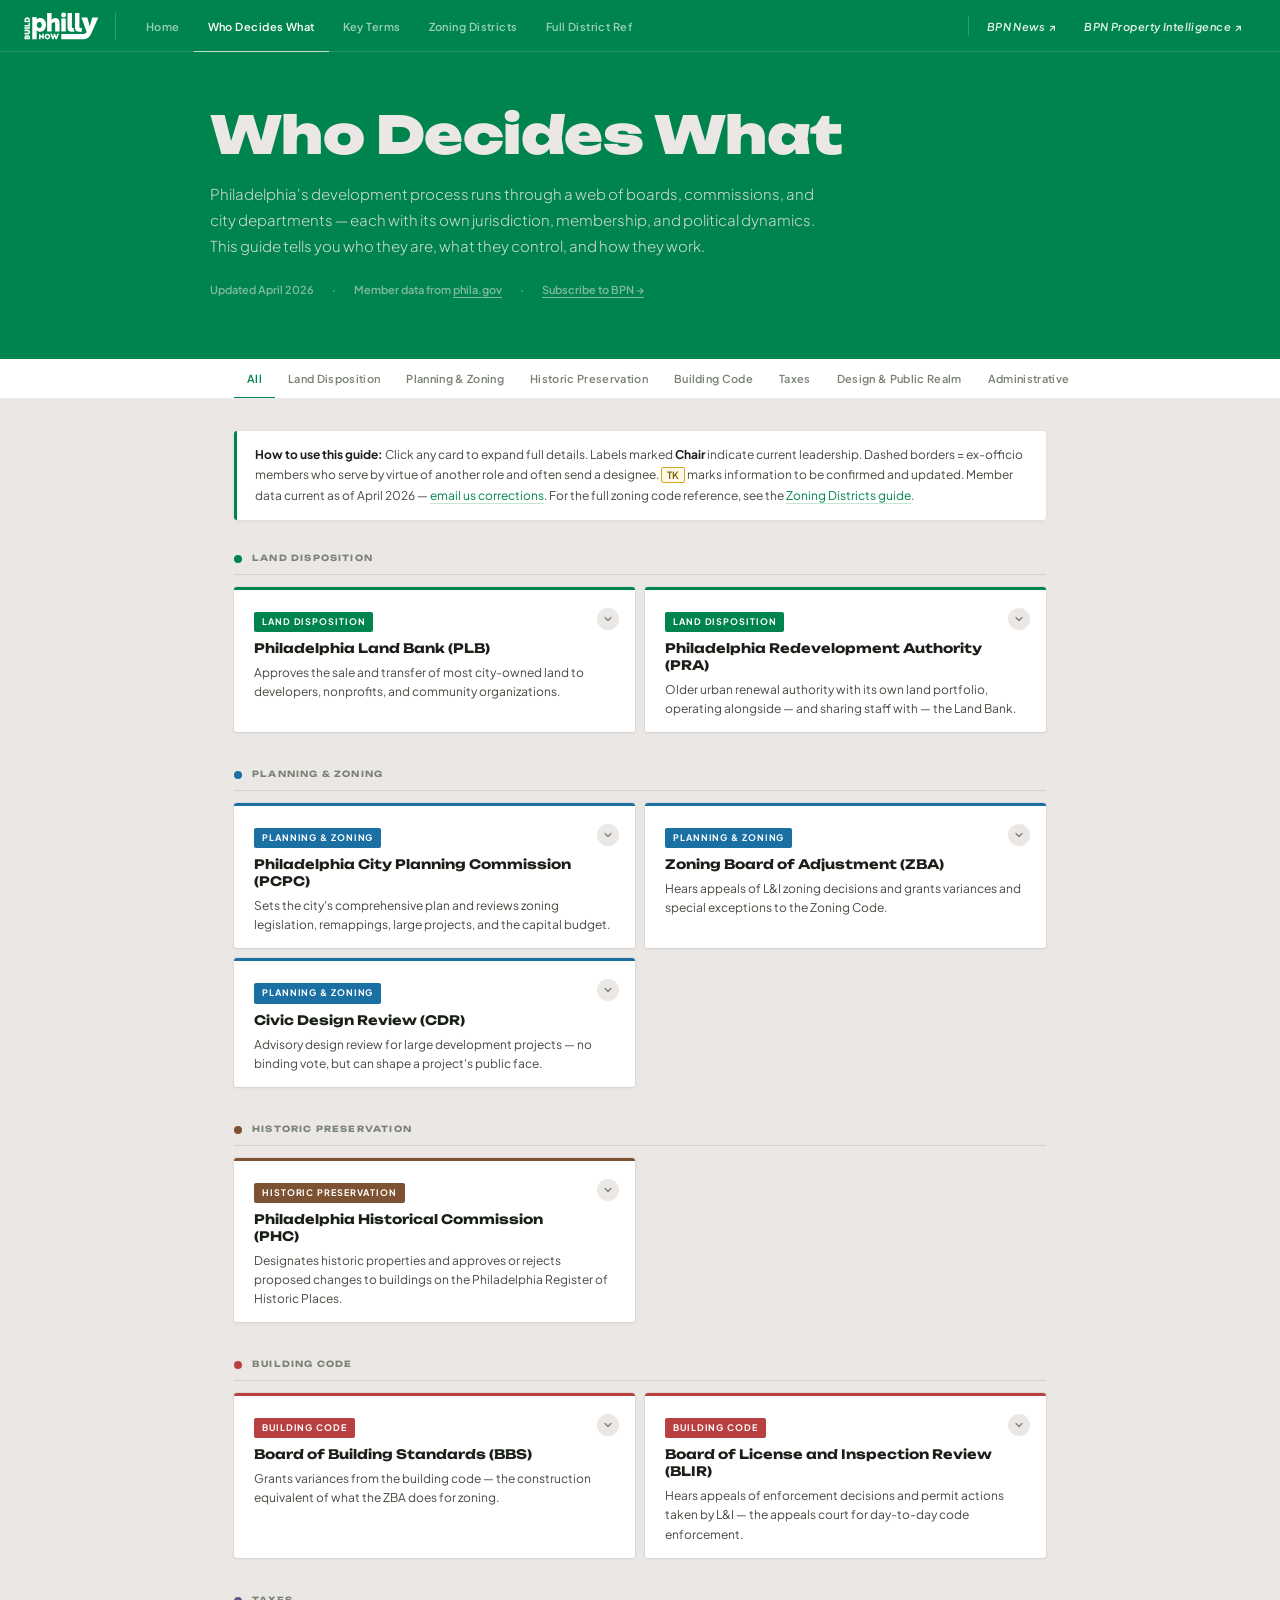
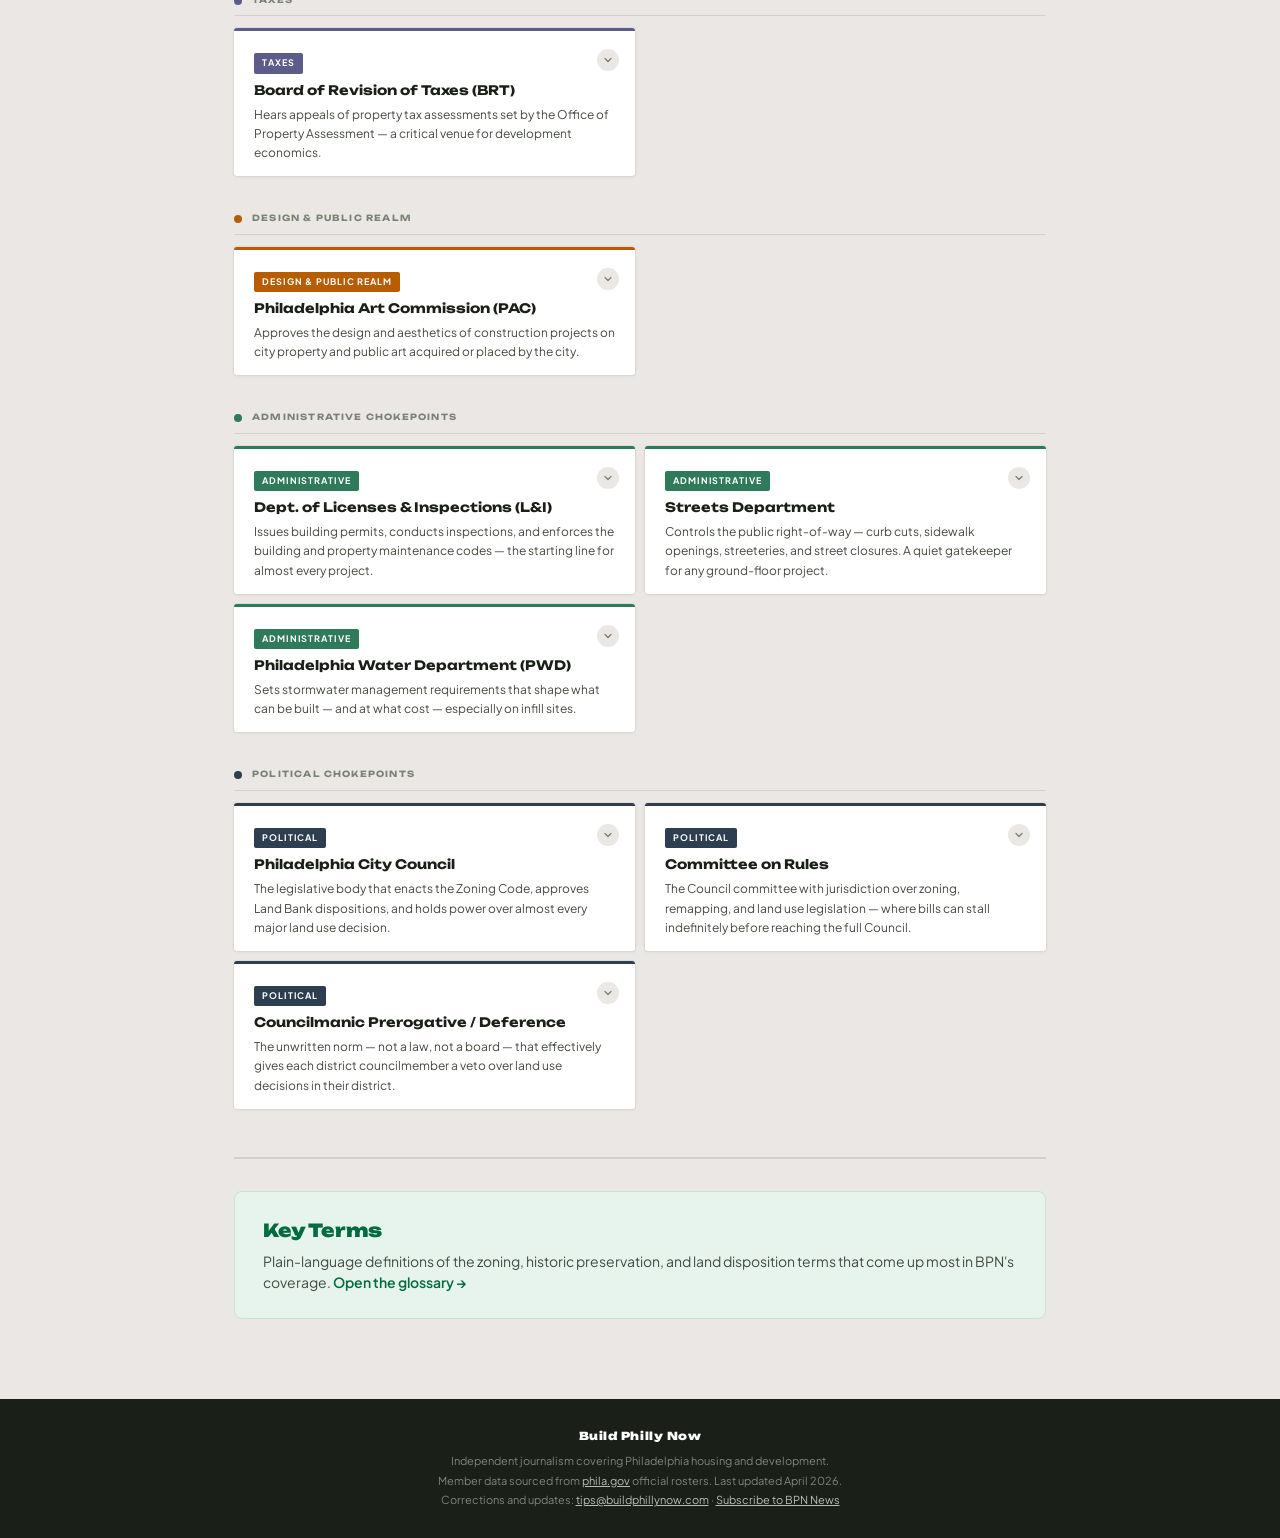
<file: who-decides-what.html>
<!DOCTYPE html>
<html lang="en">
<head>
<meta charset="UTF-8">
<meta name="viewport" content="width=device-width, initial-scale=1.0">
<title>Who Decides What — Philadelphia's Building & Development Bodies | Build Philly Now</title>
<link rel="preconnect" href="https://fonts.googleapis.com">
<link rel="preconnect" href="https://fonts.gstatic.com" crossorigin>
<link href="https://fonts.googleapis.com/css2?family=Unbounded:wght@600;700;900&family=Plus+Jakarta+Sans:ital,wght@0,300;0,400;0,500;0,600;1,300;1,400&display=swap" rel="stylesheet">
<style>
  /* Top-bar — inlined to guarantee it renders (same rules as zoning-districts pages) */
  .top-bar {
    position: sticky;
    top: 0;
    z-index: 200;
    background: #00844D;
    display: flex;
    align-items: center;
    padding: 0 24px;
    border-bottom: 1px solid rgba(255,255,255,0.15);
    height: 52px;
  }
  .top-bar-logo {
    display: flex;
    align-items: center;
    text-decoration: none;
    flex-shrink: 0;
    margin-right: 16px;
    padding-right: 16px;
    border-right: 1px solid rgba(255,255,255,0.18);
  }
  .top-bar-logo svg { height: 28px; width: auto; display: block; }
  .top-bar-nav {
    display: flex;
    overflow-x: auto;
    scrollbar-width: none;
    flex: 1;
    align-items: center;
  }
  .top-bar-nav::-webkit-scrollbar { display: none; }
  .top-nav-link {
    display: block;
    padding: 0 14px;
    height: 52px;
    line-height: 52px;
    font-size: 11px;
    font-weight: 600;
    letter-spacing: .04em;
    color: rgba(255,255,255,0.6);
    text-decoration: none;
    white-space: nowrap;
    border-bottom: 2px solid transparent;
    position: relative;
    top: 1px;
    cursor: pointer;
    transition: color .15s;
    font-family: 'Plus Jakarta Sans', sans-serif;
  }
  .top-nav-link:hover { color: rgba(255,255,255,0.88); }
  .top-nav-link.active { color: #fff; border-bottom-color: rgba(255,255,255,0.7); }
  .top-nav-external {
    color: rgba(255,255,255,0.88);
    font-style: italic;
  }
  .top-nav-external:hover { color: #fff; }
  .top-nav-sep {
    width: 1px;
    height: 20px;
    background: rgba(255,255,255,0.2);
    margin: 0 4px;
    align-self: center;
  }
  .top-nav-sep-push { margin-left: auto; }
</style>
<link rel="stylesheet" href="styles.css">
</head>
<body>


<!-- ── SHARED TOP BAR ──────────────────────────────────────── -->
<div class="top-bar">
  <a href="index.html" class="top-bar-logo" aria-label="Build Philly Now home"><svg xmlns="http://www.w3.org/2000/svg" viewBox="0 0 909.2 340.3" style="height:28px;width:auto;display:block;flex-shrink:0"><defs><style>.bl{fill:#fff}</style></defs><polygon class="bl" points="221.8 295.2 184 264.6 183 264.6 183 331.6 201.8 331.6 201.8 302 239.8 332.6 240.6 332.6 240.6 265.5 221.8 265.5 221.8 295.2"/><path class="bl" d="M285,264.1c-20.8,0-35.3,15.5-35.3,34.5s14.5,34.5,35.3,34.5,35.4-15.3,35.4-34.5-14.5-34.5-35.4-34.5ZM285,315.5c-9.6,0-16-8-16-16.9s6.3-16.9,16-16.9,16,8.2,16,16.9-6.2,16.9-16,16.9Z"/><polygon class="bl" points="391.3 305.3 391.2 305.3 379 265.5 364.9 265.5 352.8 305.3 352.7 305.3 341.4 265.5 319.9 265.5 343.3 331.6 359.9 331.6 371.9 296.5 384.1 331.6 400.7 331.6 424 265.5 402.5 265.5 391.3 305.3"/><path class="bl" d="M52,279.3c-7.8,0-13.3,5.6-14.8,10.9-1.7-4.3-5.6-8.5-12.4-8.5-13.4,0-19,12.3-19,27.3v22.5h66.2v-24c0-16.5-5.9-28.2-19.9-28.2ZM32.3,313.2h-11.3v-5.3c0-3.7,1.4-6.9,5.7-6.9s5.6,3.2,5.6,6.9v5.3ZM56.6,313.2h-12.2v-6.7c0-3.7,1.5-7.4,6.2-7.4s6.1,3.7,6.1,7.4v6.7Z"/><path class="bl" d="M46.9,213.3H5.7v19.3h39c7,0,10.9,3.4,10.9,10.5s-4,10.5-10.9,10.5H5.7v19.2h41.2c15.7,0,26.4-10.9,26.4-29.7s-10.7-29.8-26.4-29.8Z"/><rect class="bl" x="5.7" y="185.1" width="66.2" height="19.2"/><polygon class="bl" points="71.9 134.2 55.7 134.2 55.7 156.8 5.7 156.8 5.7 176.1 71.9 176.1 71.9 134.2"/><path class="bl" d="M71.9,102.6c0-23.7-14.1-38.1-33.1-38.1S5.7,78.8,5.7,102.6v23.2h66.2v-23.2ZM55.7,106.5H21.9v-3.7c0-12.8,8.2-19,16.9-19s16.9,6.2,16.9,19v3.7Z"/><path class="bl" d="M197.1,73.8c-17.8,0-34.4,7.8-43,18.8v-30.9h-53.5v270h53.5v-109.9c7.9,10.6,23.7,19.2,44.2,19.2,42.3,0,68.9-36.9,68.9-87.7s-31.9-79.4-70.1-79.4ZM186.5,194.4c-15.9,0-30.4-14.4-30.4-37s14.4-37,30.4-37,30.4,15.9,30.4,37-13.2,37-30.4,37Z"/><path class="bl" d="M380,73.8c-19.6,0-36,11.8-45.1,23.3V11.8h-53.5v224.9h53.8v-79.7c0-18,10.8-31,27.7-31s16.2,9,16.2,20.8v89.9h53.5v-102.2c0-40.9-20.5-60.8-52.6-60.8Z"/><rect class="bl" x="453.7" y="78" width="53.8" height="158.7"/><path class="bl" d="M480.8,63c17.4,0,28.6-10.8,28.6-28s-11.1-27.7-28.6-27.7-28.9,10.5-28.9,27.7,11.1,28,28.9,28Z"/><path class="bl" d="M579.4,240.9c15.9,0,28-2.7,32.8-4.8,1.3-.6,3.4-1.4,5.5-2.3-8.2-7.9-13.3-19.9-13.3-36.9v-2.3c-2.6.7-5.5,1.2-8.2,1.2-7.5,0-13.8-3.6-13.8-16.5V11.8h-53.5v179.5c0,36.4,23.2,49.6,50.5,49.6Z"/><path class="bl" d="M670.5,241c15.9,0,28-2.7,32.8-4.8v-44.2c-3.3,1.5-9.9,3.9-15.9,3.9s-13.8-3.6-13.8-16.5V11.8h-53.5v179.5c0,36.4,23.2,49.6,50.5,49.6Z"/><path class="bl" d="M829.3,66l-30.1,110.3-29.5-110.3h-71.1l63.1,177.7-1.4,3.3c-7,16-22.8,19.1-40.3,19.1h-266.4v65.6h266.4c40.6,0,77.4-24,93.8-61.2l89.6-204.5h-74.2Z"/></svg></a>
  <nav class="top-bar-nav">
    <a class="top-nav-link" href="index.html">Home</a>
    <a class="top-nav-link active" href="who-decides-what.html">Who Decides What</a>
    <a class="top-nav-link" href="glossary.html">Key Terms</a>
    <a class="top-nav-link" href="philly-zoning-districts.html">Zoning Districts</a>
    <a class="top-nav-link" href="philly-zoning-districts-other.html">Full District Ref</a>
    <div class="top-nav-sep top-nav-sep-push"></div>
    <a class="top-nav-link top-nav-external" href="https://buildphillynow.substack.com/" target="_blank" rel="noopener">BPN News ↗</a>
    <a class="top-nav-link top-nav-external" href="https://map.buildphillynow.org/" target="_blank" rel="noopener">BPN Property Intelligence ↗</a>
  </nav>
</div>

<!-- ═══════ HEADER ═══════ -->
<header>
  <div class="header-inner">
    <h1 class="header-title">Who Decides What</h1>
    <p class="header-desc">Philadelphia's development process runs through a web of boards, commissions, and city departments — each with its own jurisdiction, membership, and political dynamics. This guide tells you who they are, what they control, and how they work.</p>
    <p class="header-meta">
      <span>Updated April 2026</span>
      <span>·</span>
      <span>Member data from <a href="https://www.phila.gov" target="_blank">phila.gov</a></span>
      <span>·</span>
      <a href="https://buildphillynow.substack.com" target="_blank">Subscribe to BPN →</a>
    </p>
  </div>
</header>

<!-- ═══════ FILTER BAR ═══════ -->
<div class="filter-wrap">
  <div class="filter-bar" id="filterBar">
    <button class="filter-btn active" data-filter="all">All</button>
    <button class="filter-btn" data-filter="disposition">Land Disposition</button>
    <button class="filter-btn" data-filter="planning">Planning &amp; Zoning</button>
    <button class="filter-btn" data-filter="historic">Historic Preservation</button>
    <button class="filter-btn" data-filter="building">Building Code</button>
    <button class="filter-btn" data-filter="taxes">Taxes</button>
    <button class="filter-btn" data-filter="design">Design &amp; Public Realm</button>
    <button class="filter-btn" data-filter="admin">Administrative</button>
    <button class="filter-btn" data-filter="political">Political</button>
  </div>
</div>

<!-- ═══════ MAIN ═══════ -->
<main>

  <div class="info-box">
    <strong>How to use this guide:</strong> Click any card to expand full details. Labels marked <strong>Chair</strong> indicate current leadership. Dashed borders = ex-officio members who serve by virtue of another role and often send a designee. <span style="background:#fff8e6;border:1px solid #d4a820;color:#7a5c00;padding:1px 5px;border-radius:2px;font-size:10px;font-weight:600">TK</span> marks information to be confirmed and updated. Member data current as of April 2026 — <a href="mailto:tips@buildphillynow.com">email us corrections</a>. For the full zoning code reference, see the <a href="philly-zoning-districts.html">Zoning Districts guide</a>.
  </div>

  <!-- ═══ LAND DISPOSITION ═══ -->
  <div class="cluster-section" data-cluster="disposition">
    <div class="cluster-header">
      <div class="cluster-dot" style="background:var(--c-disposition)"></div>
      <span class="cluster-label">Land Disposition</span>
    </div>
    <div class="cards-grid">

      <!-- PLB -->
      <div class="card" style="border-top-color:var(--c-disposition)" data-cluster="disposition">
        <div class="card-header" onclick="toggleCard(this)">
          <span class="event-tag" style="background:var(--c-disposition)">Land Disposition</span>
          <div class="card-name">Philadelphia Land Bank (PLB)</div>
          <p class="card-tagline">Approves the sale and transfer of most city-owned land to developers, nonprofits, and community organizations.</p>
          <div class="toggle-icon"><svg viewBox="0 0 24 24" fill="none" stroke-width="2.5" stroke-linecap="round" stroke-linejoin="round"><polyline points="6 9 12 15 18 9"/></svg></div>
        </div>
        <div class="card-body">
          <div class="field"><div class="field-label">Type</div><span class="type-badge t-quasi">Quasi-Judicial / Administrative</span></div>
          <div class="field"><div class="field-label">What it decides</div><div class="field-value">Whether to sell or transfer specific city-owned parcels — to whom, on what terms, and at what price. Also approves amendments to disposition agreements. City Council must still sign off; individual councilmembers can block deals in their district through inaction (no vote needed).</div></div>
          <div class="field"><div class="field-label">Discretion level</div><div class="disc-wrap"><div class="disc-bar"><div class="disc-fill" style="width:85%"></div></div><span class="disc-label">Very High</span></div></div>
          <hr class="divider">
          <div class="field">
            <div class="field-label">Members (11 total — as of Nov. 2025)</div>
            <div class="member-list">
              <span class="pill chair">Angela D. Brooks (chair) — Chief Housing &amp; Urban Development Officer</span>
              <span class="pill">Nicholas Dema (vice chair) — Council Exec. Dir. of Housing &amp; Community Development</span>
              <span class="pill">Andrew Goodman (secretary) — Dir. of Equitable Development, Office of CM Gauthier</span>
              <span class="pill">Rebecca Lopez Kriss (treasurer) — Deputy Commissioner, Dept. of Revenue</span>
              <span class="pill">Alex Balloon — Executive Director, PARC</span>
              <span class="pill">Darwin Beauvais — Partner, Obermayer, Rebmann, Maxwell &amp; Hippel</span>
              <span class="pill">Cornelius Brown — Principal &amp; Regional Manager, Bohler Engineering</span>
              <span class="pill">Maria Gonzalez — President, HACE CDC</span>
              <span class="pill">Jenny Greenberg — Executive Director, Neighborhood Gardens Trust</span>
              <span class="pill">Kelvin Jeremiah — President &amp; CEO, Philadelphia Housing Authority</span>
              <span class="pill">Michael Johns — Principal, Mdesigns + MWJ Consulting</span>
            </div>
          </div>
          <div class="field"><div class="field-label">Appointing authority</div><div class="field-value">Mayor appoints 5 members; City Council President appoints 5; the 11th seat is elected by the board itself. In Oct. 2025, Mayor Parker removed founding chair Herb Wetzel and member Majeedah Rashid, installing her Chief Housing Officer Angela Brooks as chair to accelerate the H.O.M.E. initiative's 30,000-unit goal.</div></div>
          <div class="field"><div class="field-label">Vote &amp; quorum</div><div class="field-value">Six votes required to approve or reject a disposition under the Pennsylvania Land Bank Act — regardless of how many members are present. Quorum rules were reformed in 2024 to allow hearings with fewer members, but the six-vote threshold for a final decision remains.</div></div>
          <div class="field"><div class="field-label">Meetings</div><div class="field-value">Monthly, second Tuesday, 10 a.m. — 1234 Market St., 17th Floor. Public and livestreamed.</div></div>
          <div class="field"><div class="field-label">Public comment</div><div class="field-value">Yes. Written comments accepted before each meeting and read into the record. Members of the public and RCO representatives may sign up to speak.</div></div>
          <div class="field"><div class="field-label">Appeal / override path</div><div class="field-value">PLB approval → City Council resolution. Councilmembers can block through inaction. Court of Common Pleas for procedural challenges.</div></div>
          <div class="field"><div class="field-label">Political fault line</div><div class="field-value">The board has long split between members favoring affordable/nonprofit development and those favoring faster market-rate disposition. Parker's 2025 reshuffle tilted the board toward the latter. Council appointees reliably vote as a bloc against mayor-aligned projects in politically contested districts.</div></div>
          <div class="field"><div class="field-label">BPN coverage</div><span class="coverage yes"><span class="cov-dot"></span>Covered monthly by BPN</span></div>
          <div class="field"><div class="field-label">Official website</div><div class="field-value"><a href="https://phillylandbank.org" target="_blank">phillylandbank.org</a></div></div>
        </div>
      </div>

      <!-- PRA -->
      <div class="card" style="border-top-color:var(--c-disposition)" data-cluster="disposition">
        <div class="card-header" onclick="toggleCard(this)">
          <span class="event-tag" style="background:var(--c-disposition)">Land Disposition</span>
          <div class="card-name">Philadelphia Redevelopment Authority (PRA)</div>
          <p class="card-tagline">Older urban renewal authority with its own land portfolio, operating alongside — and sharing staff with — the Land Bank.</p>
          <div class="toggle-icon"><svg viewBox="0 0 24 24" fill="none" stroke-width="2.5" stroke-linecap="round" stroke-linejoin="round"><polyline points="6 9 12 15 18 9"/></svg></div>
        </div>
        <div class="card-body">
          <div class="field"><div class="field-label">Type</div><span class="type-badge t-admin">Administrative / Quasi-Judicial</span></div>
          <div class="field"><div class="field-label">What it decides</div><div class="field-value">Sale, transfer, and redevelopment terms for PRA-owned properties and land. The PRA predates the Land Bank by decades and retains its own distinct portfolio. Since 2019, it shares staff with the PLB under PHDC (Philadelphia Housing Development Corporation). For parcels owned by the City rather than the PRA or PLB, the Commissioner of Public Property issues disposition authority.</div></div>
          <div class="field"><div class="field-label">Discretion level</div><div class="disc-wrap"><div class="disc-bar"><div class="disc-fill" style="width:75%"></div></div><span class="disc-label">High</span></div></div>
          <hr class="divider">
          <div class="field">
            <div class="field-label">Members (5 total — mayoral appointees)</div>
            <div class="member-list">
              <span class="pill chair">David S. Thomas (chair) — President &amp; CEO, PHDC</span>
              <span class="pill">Jessie Lawrence (vice chair) — Director, Dept. of Planning &amp; Development</span>
              <span class="pill">Otis Bullock (2nd vice chair &amp; asst. secretary) — Exec. Dir., Greater Phila. Community Alliance</span>
              <span class="pill">Sarah Novak (treasurer) — Chief of Staff, Office of the Director of Finance</span>
              <span class="pill">Ryan Boyer, Jr. (secretary) — Regional Business Rep., Laborers District Council Benefits Fund</span>
            </div>
          </div>
          <div class="field"><div class="field-label">Appointing authority</div><div class="field-value">Mayoral appointees. Board is a distinct legal entity from the PLB, though the two share executive staff under PHDC.</div></div>
          <div class="field"><div class="field-label">Official website</div><div class="field-value"><a href="https://phdcphila.org/who-we-are/boards/philadelphia-redevelopment-authority-board/" target="_blank">phdcphila.org/pra-board</a></div></div>
        </div>
      </div>

    </div>
  </div>

  <!-- ═══ PLANNING & ZONING ═══ -->
  <div class="cluster-section" data-cluster="planning">
    <div class="cluster-header">
      <div class="cluster-dot" style="background:var(--c-planning)"></div>
      <span class="cluster-label">Planning &amp; Zoning</span>
    </div>
    <div class="cards-grid">

      <!-- PCPC -->
      <div class="card" style="border-top-color:var(--c-planning)" data-cluster="planning">
        <div class="card-header" onclick="toggleCard(this)">
          <span class="event-tag" style="background:var(--c-planning)">Planning &amp; Zoning</span>
          <div class="card-name">Philadelphia City Planning Commission (PCPC)</div>
          <p class="card-tagline">Sets the city's comprehensive plan and reviews zoning legislation, remappings, large projects, and the capital budget.</p>
          <div class="toggle-icon"><svg viewBox="0 0 24 24" fill="none" stroke-width="2.5" stroke-linecap="round" stroke-linejoin="round"><polyline points="6 9 12 15 18 9"/></svg></div>
        </div>
        <div class="card-body">
          <div class="field"><div class="field-label">Type</div><span class="type-badge t-advisory">Advisory / Administrative</span></div>
          <div class="field"><div class="field-label">What it decides</div><div class="field-value">Recommends on all zoning legislation introduced in City Council (Council must still vote). Reviews and approves large development projects requiring PCPC sign-off. Oversees the comprehensive plan (Philadelphia2050). Manages the Registered Community Organization (RCO) process. Reviews the city's capital budget. Also runs Civic Design Review (CDR) as a program.</div></div>
          <div class="field"><div class="field-label">Discretion level</div><div class="disc-wrap"><div class="disc-bar"><div class="disc-fill" style="width:55%"></div></div><span class="disc-label">Moderate</span></div></div>
          <hr class="divider">
          <div class="field">
            <div class="field-label">Appointed members</div>
            <div class="member-list">
              <span class="pill">Joyce S. Lee, FAIA — Urban Planner</span>
              <span class="pill">Patrick Eiding — Community Rep.</span>
              <span class="pill">Maria Gonzalez — Community Rep.</span>
              <span class="pill">Ximena Valle, AIA — Architect</span>
              <span class="pill vacant">Vacant — Traffic Engineer</span>
              <span class="pill vacant">Vacant — Land Use Attorney</span>
              <span class="pill vacant">Vacant</span>
            </div>
          </div>
          <div class="field">
            <div class="field-label">Ex-officio members (with designees)</div>
            <div class="member-list">
              <span class="pill exofficio">Adam Thiel, Managing Director → Brian Clinton</span>
              <span class="pill exofficio">Rob Dubow, Finance Director → Tavare Brown</span>
              <span class="pill exofficio">Karen Fegely, Acting Commerce Dir. → Dawn Summerville</span>
              <span class="pill exofficio">Jessie Lawrence, Planning &amp; Dev. Dir. → John Mondlak</span>
            </div>
          </div>
          <div class="field"><div class="field-label">Appointing authority</div><div class="field-value">Mayor appoints all appointed members. Ex-officio members serve by virtue of their city roles and typically send a designee to meetings.</div></div>
          <div class="field"><div class="field-label">Meetings</div><div class="field-value">Monthly, typically third Thursday — 1515 Arch St., 18th Floor, Room 18-029. Public and livestreamed on Zoom.</div></div>
          <div class="field"><div class="field-label">Public comment</div><div class="field-value">Yes. Public may attend in person or virtually, and submit written comments. Applicants and Council offices present to the Commission before votes.</div></div>
          <div class="field"><div class="field-label">BPN coverage</div><span class="coverage yes"><span class="cov-dot"></span>Covered monthly by BPN (Ashlei Tracy)</span></div>
          <div class="field"><div class="field-label">Official website</div><div class="field-value"><a href="https://www.phila.gov/departments/philadelphia-city-planning-commission/" target="_blank">phila.gov/pcpc</a></div></div>
        </div>
      </div>

      <!-- ZBA -->
      <div class="card" style="border-top-color:var(--c-planning)" data-cluster="planning">
        <div class="card-header" onclick="toggleCard(this)">
          <span class="event-tag" style="background:var(--c-planning)">Planning &amp; Zoning</span>
          <div class="card-name">Zoning Board of Adjustment (ZBA)</div>
          <p class="card-tagline">Hears appeals of L&amp;I zoning decisions and grants variances and special exceptions to the Zoning Code.</p>
          <div class="toggle-icon"><svg viewBox="0 0 24 24" fill="none" stroke-width="2.5" stroke-linecap="round" stroke-linejoin="round"><polyline points="6 9 12 15 18 9"/></svg></div>
        </div>
        <div class="card-body">
          <div class="field"><div class="field-label">Type</div><span class="type-badge t-quasi">Quasi-Judicial</span></div>
          <div class="field"><div class="field-label">What it decides</div><div class="field-value">Grants or denies zoning variances (use and dimensional), special exceptions, and appeals of L&amp;I zoning decisions. If a proposed use or building doesn't comply with the Zoning Code, the developer must get ZBA approval to proceed. ZBA decisions can only be appealed to the Court of Common Pleas.</div></div>
          <div class="field"><div class="field-label">Discretion level</div><div class="disc-wrap"><div class="disc-bar"><div class="disc-fill" style="width:80%"></div></div><span class="disc-label">High</span></div></div>
          <hr class="divider">
          <div class="field">
            <div class="field-label">Members (7 total — all Parker appointees, Council-confirmed June 2024)</div>
            <div class="member-list">
              <span class="pill">William Bergman</span>
              <span class="pill">Tya Winn</span>
              <span class="pill">Michael Johns</span>
              <span class="pill">Tonetta Graham</span>
              <span class="pill">James Snell</span>
              <span class="pill">Ismail Shahid</span>
              <span class="pill">Cheryl Gaston</span>
            </div>
          </div>
          <div class="field"><div class="field-label">Required expertise</div><div class="field-value">By charter: one urban planner, one architect, one zoning attorney, one person with construction industry experience, and at least two recognized community organization leaders. The Director of Planning &amp; Development serves as an alternate member.</div></div>
          <div class="field"><div class="field-label">Appointing authority</div><div class="field-value">Mayor appoints all seven members, with advice and consent of a majority of City Council. The ZBA's historic ties to organized labor (electricians union, building trades) were a longstanding source of political controversy; Parker's 2024 appointees diversified the board's composition.</div></div>
          <div class="field"><div class="field-label">Vote &amp; quorum</div><div class="field-value">Simple majority. Quorum reforms in 2024 allow votes to proceed with four of seven members present — addressing the pandemic-era backlog that caused six-month wait times.</div></div>
          <div class="field"><div class="field-label">Meetings</div><div class="field-value">Tuesdays and Wednesdays — 1515 Arch St., 18th Floor, Room 18-002. Cases are listed on the ZBA appeals calendar.</div></div>
          <div class="field"><div class="field-label">Public comment</div><div class="field-value">Yes. Any member of the public may attend and comment. RCOs have the specific responsibility to hold a community meeting before many ZBA hearings and report the outcome to the board. Written comments accepted.</div></div>
          <div class="field"><div class="field-label">Appeal path</div><div class="field-value">ZBA decisions may only be appealed to the Court of Common Pleas — not to Council or any other city body.</div></div>
          <div class="field"><div class="field-label">Context</div><div class="field-value">Philadelphia's ZBA historically granted over 90% of variance requests — a stat that reformers cite as evidence of excessive developer-friendliness. The proliferation of neighborhood zoning overlays (often added by Council) has pushed more routine projects into ZBA hearings even when no one opposes them.</div></div>
          <div class="field"><div class="field-label">BPN coverage</div><span class="coverage no"><span class="cov-dot"></span>Not yet covered regularly by BPN</span></div>
          <div class="field"><div class="field-label">Official website</div><div class="field-value"><a href="https://www.phila.gov/departments/zoning-board-of-adjustment/" target="_blank">phila.gov/zba</a></div></div>
        </div>
      </div>

      <!-- CDR -->
      <div class="card" style="border-top-color:var(--c-planning)" data-cluster="planning">
        <div class="card-header" onclick="toggleCard(this)">
          <span class="event-tag" style="background:var(--c-planning)">Planning &amp; Zoning</span>
          <div class="card-name">Civic Design Review (CDR)</div>
          <p class="card-tagline">Advisory design review for large development projects — no binding vote, but can shape a project's public face.</p>
          <div class="toggle-icon"><svg viewBox="0 0 24 24" fill="none" stroke-width="2.5" stroke-linecap="round" stroke-linejoin="round"><polyline points="6 9 12 15 18 9"/></svg></div>
        </div>
        <div class="card-body">
          <div class="field"><div class="field-label">Type</div><span class="type-badge t-advisory">Advisory Only</span></div>
          <div class="field"><div class="field-label">What it decides</div><div class="field-value">CDR is a design review process run by PCPC staff — not a separate board with binding authority. It applies to large projects (typically 100,000+ sq ft or 50+ residential units) and results in advisory recommendations on massing, facades, open space, and pedestrian experience. Developers are encouraged but not legally required to incorporate the feedback.</div></div>
          <div class="field"><div class="field-label">Discretion level</div><div class="disc-wrap"><div class="disc-bar"><div class="disc-fill" style="width:25%"></div></div><span class="disc-label">Low (advisory)</span></div></div>
          <hr class="divider">
          <div class="field"><div class="field-label">Panel composition</div><div class="field-value">A rotating panel of design professionals including urban designers, architects, and a community representative designated by PCPC. Members are not fixed appointees in the same way as board members.</div></div>
          <div class="field"><div class="field-label">Meetings</div><div class="field-value">As-needed, coordinated with PCPC's project review calendar.</div></div>
          <div class="field"><div class="field-label">Public comment</div><div class="field-value">Yes — CDR meetings are public and community members may comment.</div></div>
          <div class="field"><div class="field-label">Official website</div><div class="field-value"><a href="https://www.phila.gov/departments/philadelphia-city-planning-commission/zoning-and-project-reviews/civic-design-review/" target="_blank">phila.gov/cdr</a></div></div>
        </div>
      </div>

    </div>
  </div>

  <!-- ═══ HISTORIC PRESERVATION ═══ -->
  <div class="cluster-section" data-cluster="historic">
    <div class="cluster-header">
      <div class="cluster-dot" style="background:var(--c-historic)"></div>
      <span class="cluster-label">Historic Preservation</span>
    </div>
    <div class="cards-grid">

      <!-- PHC -->
      <div class="card" style="border-top-color:var(--c-historic)" data-cluster="historic">
        <div class="card-header" onclick="toggleCard(this)">
          <span class="event-tag" style="background:var(--c-historic)">Historic Preservation</span>
          <div class="card-name">Philadelphia Historical Commission (PHC)</div>
          <p class="card-tagline">Designates historic properties and approves or rejects proposed changes to buildings on the Philadelphia Register of Historic Places.</p>
          <div class="toggle-icon"><svg viewBox="0 0 24 24" fill="none" stroke-width="2.5" stroke-linecap="round" stroke-linejoin="round"><polyline points="6 9 12 15 18 9"/></svg></div>
        </div>
        <div class="card-body">
          <div class="field"><div class="field-label">Type</div><span class="type-badge t-quasi">Quasi-Judicial</span></div>
          <div class="field"><div class="field-label">What it decides</div><div class="field-value">Approves or denies nominations to the Philadelphia Register of Historic Places. Issues Certificates of Appropriateness (COAs) for any proposed changes to designated historic properties — exterior work, demolition, additions. Staff reviews 90%+ of permit applications without full commission referral; contested or complex cases come to the full commission or its advisory committees.</div></div>
          <div class="field"><div class="field-label">Discretion level</div><div class="disc-wrap"><div class="disc-bar"><div class="disc-fill" style="width:65%"></div></div><span class="disc-label">Moderate–High</span></div></div>
          <hr class="divider">
          <div class="field">
            <div class="field-label">Appointed members</div>
            <div class="member-list">
              <span class="pill chair">Zachary Frankel (chair) — Real Estate Developer</span>
              <span class="pill">Dan McCoubrey — Architect</span>
              <span class="pill">Emily Cooperman — Historian</span>
              <span class="pill">Stephanie Michel — Community Organization Rep.</span>
              <span class="pill">Kim Washington — CDC Rep.</span>
              <span class="pill">Robert Thomas — Architectural Historian</span>
              <span class="pill vacant">Franz Rabauer — Open Position</span>
            </div>
          </div>
          <div class="field">
            <div class="field-label">Ex-officio members (with designees)</div>
            <div class="member-list">
              <span class="pill exofficio">Kenyatta Johnson, Council President → Thomas Holloman</span>
              <span class="pill exofficio">Jessie Lawrence, PCPC Chair → Donna Carney</span>
              <span class="pill exofficio">Karen Fegely, Acting Commerce Dir. → Kareema Abu Saab</span>
              <span class="pill exofficio">Jessie Lawrence, DPD Director → Matthew Treat</span>
              <span class="pill exofficio">Basil Merenda, L&amp;I Commissioner → John Lech</span>
              <span class="pill exofficio">Joseph Brasky, Public Property Commissioner → Kyle O'Connor</span>
            </div>
          </div>
          <div class="field"><div class="field-label">Appointing authority</div><div class="field-value">Mayor appoints all seven appointed members. Member roles are designated by expertise: real estate, architecture, history, community organizations, and CDCs.</div></div>
          <div class="field"><div class="field-label">Advisory committees</div><div class="field-value">Three supporting committees meet separately: the Architectural Committee (reviews permit applications), the Committee on Historic Designation (reviews nominations), and the Committee on Financial Hardship. All meet on Zoom.</div></div>
          <div class="field"><div class="field-label">Meetings</div><div class="field-value">Monthly, second Friday, 9 a.m. — 1515 Arch St., 18th Floor, Room 18-029. Hybrid format; public may attend in person or via Zoom.</div></div>
          <div class="field"><div class="field-label">Public comment</div><div class="field-value">Yes. Written comments accepted before noon one business day prior. In-person and virtual testimony accepted at the meeting.</div></div>
          <div class="field"><div class="field-label">BPN coverage</div><span class="coverage yes"><span class="cov-dot"></span>Covered monthly by BPN (Brendan Illis)</span></div>
          <div class="field"><div class="field-label">Official website</div><div class="field-value"><a href="https://www.phila.gov/departments/philadelphia-historical-commission/" target="_blank">phila.gov/phc</a></div></div>
        </div>
      </div>

    </div>
  </div>

  <!-- ═══ BUILDING CODE ═══ -->
  <div class="cluster-section" data-cluster="building">
    <div class="cluster-header">
      <div class="cluster-dot" style="background:var(--c-building)"></div>
      <span class="cluster-label">Building Code</span>
    </div>
    <div class="cards-grid">

      <!-- BBS -->
      <div class="card" style="border-top-color:var(--c-building)" data-cluster="building">
        <div class="card-header" onclick="toggleCard(this)">
          <span class="event-tag" style="background:var(--c-building)">Building Code</span>
          <div class="card-name">Board of Building Standards (BBS)</div>
          <p class="card-tagline">Grants variances from the building code — the construction equivalent of what the ZBA does for zoning.</p>
          <div class="toggle-icon"><svg viewBox="0 0 24 24" fill="none" stroke-width="2.5" stroke-linecap="round" stroke-linejoin="round"><polyline points="6 9 12 15 18 9"/></svg></div>
        </div>
        <div class="card-body">
          <div class="field"><div class="field-label">Type</div><span class="type-badge t-quasi">Quasi-Judicial</span></div>
          <div class="field"><div class="field-label">What it decides</div><div class="field-value">Variances and modifications from the Philadelphia Building Construction and Occupancy Code. When a construction project can't strictly comply with building code requirements — structural, fire safety, accessibility — developers can appeal to BBS for an alternative approach. Entirely separate from zoning variances at the ZBA.</div></div>
          <div class="field"><div class="field-label">Discretion level</div><div class="disc-wrap"><div class="disc-bar"><div class="disc-fill" style="width:60%"></div></div><span class="disc-label">Moderate</span></div></div>
          <hr class="divider">
          <div class="field">
            <div class="field-label">Members (4 appointed + L&amp;I Commissioner)</div>
            <div class="member-list">
              <span class="pill chair">Wayne Miller (chair)</span>
              <span class="pill">Ted Agoos</span>
              <span class="pill">Pradeep Parekh</span>
              <span class="pill">Amy Rivera</span>
              <span class="pill exofficio">Basil Merenda — L&amp;I Commissioner (ex-officio)</span>
            </div>
          </div>
          <div class="field"><div class="field-label">Appointing authority</div><div class="field-value">Mayoral appointees. Members are required to have technical expertise in construction, architecture, or engineering.</div></div>
          <div class="field"><div class="field-label">BPN coverage</div><span class="coverage no"><span class="cov-dot"></span>Not currently covered by BPN</span></div>
          <div class="field"><div class="field-label">Official website</div><div class="field-value"><a href="https://www.phila.gov/departments/board-of-building-standards/" target="_blank">phila.gov/building-standards</a></div></div>
        </div>
      </div>

      <!-- BLIR -->
      <div class="card" style="border-top-color:var(--c-building)" data-cluster="building">
        <div class="card-header" onclick="toggleCard(this)">
          <span class="event-tag" style="background:var(--c-building)">Building Code</span>
          <div class="card-name">Board of License and Inspection Review (BLIR)</div>
          <p class="card-tagline">Hears appeals of enforcement decisions and permit actions taken by L&amp;I — the appeals court for day-to-day code enforcement.</p>
          <div class="toggle-icon"><svg viewBox="0 0 24 24" fill="none" stroke-width="2.5" stroke-linecap="round" stroke-linejoin="round"><polyline points="6 9 12 15 18 9"/></svg></div>
        </div>
        <div class="card-body">
          <div class="field"><div class="field-label">Type</div><span class="type-badge t-quasi">Quasi-Judicial</span></div>
          <div class="field"><div class="field-label">What it decides</div><div class="field-value">Appeals of L&amp;I enforcement actions, permit denials, and code violation orders — except for zoning matters, which go to the ZBA. BLIR is the venue for property owners who believe an L&amp;I inspector got it wrong on a code or licensing decision.</div></div>
          <div class="field"><div class="field-label">Discretion level</div><div class="disc-wrap"><div class="disc-bar"><div class="disc-fill" style="width:50%"></div></div><span class="disc-label">Moderate</span></div></div>
          <hr class="divider">
          <div class="field">
            <div class="field-label">Members (8 total)</div>
            <div class="member-list">
              <span class="pill chair">Kenneth Woodson (chair)</span>
              <span class="pill">Steve Pettit</span>
              <span class="pill">Ralph Pinkus</span>
              <span class="pill">Beverly Penn</span>
              <span class="pill">Roger Tenant, Sr.</span>
              <span class="pill">Ken Washington</span>
              <span class="pill">Edward Jefferson</span>
              <span class="pill">Ava Westfield</span>
            </div>
          </div>
          <div class="field"><div class="field-label">Appointing authority</div><div class="field-value">Mayoral appointees.</div></div>
          <div class="field"><div class="field-label">BPN coverage</div><span class="coverage no"><span class="cov-dot"></span>Not currently covered by BPN</span></div>
          <div class="field"><div class="field-label">Official website</div><div class="field-value"><a href="https://www.phila.gov/departments/board-of-license-and-inspection-review/" target="_blank">phila.gov/blir</a></div></div>
        </div>
      </div>

    </div>
  </div>

  <!-- ═══ TAXES ═══ -->
  <div class="cluster-section" data-cluster="taxes">
    <div class="cluster-header">
      <div class="cluster-dot" style="background:var(--c-taxes)"></div>
      <span class="cluster-label">Taxes</span>
    </div>
    <div class="cards-grid">

      <!-- BRT -->
      <div class="card" style="border-top-color:var(--c-taxes)" data-cluster="taxes">
        <div class="card-header" onclick="toggleCard(this)">
          <span class="event-tag" style="background:var(--c-taxes)">Taxes</span>
          <div class="card-name">Board of Revision of Taxes (BRT)</div>
          <p class="card-tagline">Hears appeals of property tax assessments set by the Office of Property Assessment — a critical venue for development economics.</p>
          <div class="toggle-icon"><svg viewBox="0 0 24 24" fill="none" stroke-width="2.5" stroke-linecap="round" stroke-linejoin="round"><polyline points="6 9 12 15 18 9"/></svg></div>
        </div>
        <div class="card-body">
          <div class="field"><div class="field-label">Type</div><span class="type-badge t-quasi">Quasi-Judicial</span></div>
          <div class="field"><div class="field-label">What it decides</div><div class="field-value">Whether to adjust the assessed value of a property as determined by the Office of Property Assessment (OPA). Lower assessments mean lower tax bills — so BRT appeals are a key lever for developers and property owners. BRT also handles homestead exemption disputes. Decisions can be further appealed to the Court of Common Pleas.</div></div>
          <div class="field"><div class="field-label">Discretion level</div><div class="disc-wrap"><div class="disc-bar"><div class="disc-fill" style="width:60%"></div></div><span class="disc-label">Moderate</span></div></div>
          <hr class="divider">
          <div class="field">
            <div class="field-label">Board of Revision of Taxes (7 members)</div>
            <div class="member-list">
              <span class="pill chair">James T. Dintino (chairman)</span>
              <span class="pill">Hon. Eugene E.J. Maier (vice chairman)</span>
              <span class="pill">Wayne A. Johns (secretary)</span>
              <span class="pill">John Paul Simpkins, Esq.</span>
              <span class="pill">Janice M. Sulman, Esq.</span>
              <span class="pill">Hon. Renee Cardwell-Hughes</span>
              <span class="pill">Daniel A. Rendine, Esq.</span>
            </div>
          </div>
          <div class="field">
            <div class="field-label">Board of View (3 members)</div>
            <div class="member-list">
              <span class="pill chair">James J. O'Connell, Esq. (chairman)</span>
              <span class="pill">Eileen H. Lynn, MAI, AI-GRS, R/W-AC</span>
              <span class="pill">Ronald C. Panepinto</span>
            </div>
          </div>
          <div class="field"><div class="field-label">Appointing authority</div><div class="field-value">Mayoral appointees. BRT was significantly restructured in recent years as OPA was established as the primary assessment body. The BRT now functions purely as an appeals board rather than a primary assessment authority.</div></div>
          <div class="field"><div class="field-label">BPN coverage</div><span class="coverage no"><span class="cov-dot"></span>Not currently covered by BPN</span></div>
        </div>
      </div>

    </div>
  </div>

  <!-- ═══ DESIGN & PUBLIC REALM ═══ -->
  <div class="cluster-section" data-cluster="design">
    <div class="cluster-header">
      <div class="cluster-dot" style="background:var(--c-design)"></div>
      <span class="cluster-label">Design &amp; Public Realm</span>
    </div>
    <div class="cards-grid">

      <!-- Art Commission -->
      <div class="card" style="border-top-color:var(--c-design)" data-cluster="design">
        <div class="card-header" onclick="toggleCard(this)">
          <span class="event-tag" style="background:var(--c-design)">Design &amp; Public Realm</span>
          <div class="card-name">Philadelphia Art Commission (PAC)</div>
          <p class="card-tagline">Approves the design and aesthetics of construction projects on city property and public art acquired or placed by the city.</p>
          <div class="toggle-icon"><svg viewBox="0 0 24 24" fill="none" stroke-width="2.5" stroke-linecap="round" stroke-linejoin="round"><polyline points="6 9 12 15 18 9"/></svg></div>
        </div>
        <div class="card-body">
          <div class="field"><div class="field-label">Type</div><span class="type-badge t-quasi">Quasi-Judicial / Regulatory</span></div>
          <div class="field"><div class="field-label">What it decides</div><div class="field-value">Approves the design and location of: all construction projects on city property or funded with city money; anything built on or over the public right-of-way (awnings, newsstands, bridges, EV chargers); and all public art acquired by or placed on city property. Also reviews signs in certain locations. Established 1911 — one of the oldest such bodies in the U.S.</div></div>
          <div class="field"><div class="field-label">Discretion level</div><div class="disc-wrap"><div class="disc-bar"><div class="disc-fill" style="width:70%"></div></div><span class="disc-label">High</span></div></div>
          <hr class="divider">
          <div class="field">
            <div class="field-label">Members (6 appointed + 2 vacant + Public Property Commissioner)</div>
            <div class="member-list">
              <span class="pill chair">Raed Nasser (chair) — Parks &amp; Recreation Commission rep</span>
              <span class="pill">Rebecca Segall — Painter</span>
              <span class="pill">Carmen Febo San Miguel — Business Executive</span>
              <span class="pill">Matthew Jordan-Miller Kenyatta — School of Art or Architecture</span>
              <span class="pill">Pepón Osorio — School of Art or Architecture</span>
              <span class="pill exofficio">James Lowe — Designee of the Commissioner of Public Property</span>
              <span class="pill vacant">Vacant — Landscape Architect</span>
              <span class="pill vacant">Vacant — Sculptor</span>
              <span class="pill vacant">Vacant — Architect</span>
            </div>
          </div>
          <div class="field"><div class="field-label">Required expertise</div><div class="field-value">By charter: one painter, one sculptor, one architect, one landscape architect, one member of the Parks &amp; Recreation Commission, one experienced business executive, and two faculty or governing body members from a school of art or architecture. Commissioner of Public Property is an ex-officio voting member.</div></div>
          <div class="field"><div class="field-label">Appointing authority</div><div class="field-value">Mayor appoints all eight appointed members.</div></div>
          <div class="field"><div class="field-label">Meetings</div><div class="field-value">Monthly, second Wednesday, 9:30 a.m. — 1515 Arch St., 18th Floor, Room 18-029. A Signs &amp; Streetery subcommittee meets on the fourth Wednesday.</div></div>
          <div class="field"><div class="field-label">Public comment</div><div class="field-value">Yes. Public may comment on agenda items during meetings, in person or via Zoom.</div></div>
          <div class="field"><div class="field-label">BPN coverage</div><span class="coverage no"><span class="cov-dot"></span>Not currently covered by BPN</span></div>
          <div class="field"><div class="field-label">Official website</div><div class="field-value"><a href="https://www.phila.gov/departments/philadelphia-art-commission/" target="_blank">phila.gov/art-commission</a></div></div>
        </div>
      </div>

    </div>
  </div>

  <!-- ═══ ADMINISTRATIVE ═══ -->
  <div class="cluster-section" data-cluster="admin">
    <div class="cluster-header">
      <div class="cluster-dot" style="background:var(--c-admin)"></div>
      <span class="cluster-label">Administrative Chokepoints</span>
    </div>
    <div class="cards-grid">

      <!-- L&I -->
      <div class="card" style="border-top-color:var(--c-admin)" data-cluster="admin">
        <div class="card-header" onclick="toggleCard(this)">
          <span class="event-tag" style="background:var(--c-admin)">Administrative</span>
          <div class="card-name">Dept. of Licenses &amp; Inspections (L&amp;I)</div>
          <p class="card-tagline">Issues building permits, conducts inspections, and enforces the building and property maintenance codes — the starting line for almost every project.</p>
          <div class="toggle-icon"><svg viewBox="0 0 24 24" fill="none" stroke-width="2.5" stroke-linecap="round" stroke-linejoin="round"><polyline points="6 9 12 15 18 9"/></svg></div>
        </div>
        <div class="card-body">
          <div class="field"><div class="field-label">Type</div><span class="type-badge t-admin">Executive / Administrative</span></div>
          <div class="field"><div class="field-label">What it decides</div><div class="field-value">Issues or refuses building permits, zoning permits, use registrations, and demolition permits. When L&amp;I refuses a zoning permit, the developer must appeal to ZBA. When L&amp;I issues a permit someone else objects to, the neighbor can appeal to ZBA. L&amp;I also enforces code violations and refers licensing matters to BLIR.</div></div>
          <div class="field"><div class="field-label">Discretion level</div><div class="disc-wrap"><div class="disc-bar"><div class="disc-fill" style="width:30%"></div></div><span class="disc-label">Low (code-bound)</span></div></div>
          <hr class="divider">
          <div class="field"><div class="field-label">Leadership</div><div class="member-list"><span class="pill chair">Basil Merenda — Commissioner</span></div></div>
          <div class="field"><div class="field-label">Appointment</div><div class="field-value">Commissioner appointed by and reports to the Mayor. L&amp;I is a line department, not a board — decisions are administrative, not voted on.</div></div>
          <div class="field"><div class="field-label">Appeal path</div><div class="field-value">Zoning-related refusals → ZBA. Non-zoning code/enforcement decisions → BLIR. Permit issuances can be challenged by neighbors at ZBA.</div></div>
          <div class="field"><div class="field-label">Official website</div><div class="field-value"><a href="https://www.phila.gov/departments/department-of-licenses-and-inspections/" target="_blank">phila.gov/li</a></div></div>
        </div>
      </div>

      <!-- Streets -->
      <div class="card" style="border-top-color:var(--c-admin)" data-cluster="admin">
        <div class="card-header" onclick="toggleCard(this)">
          <span class="event-tag" style="background:var(--c-admin)">Administrative</span>
          <div class="card-name">Streets Department</div>
          <p class="card-tagline">Controls the public right-of-way — curb cuts, sidewalk openings, streeteries, and street closures. A quiet gatekeeper for any ground-floor project.</p>
          <div class="toggle-icon"><svg viewBox="0 0 24 24" fill="none" stroke-width="2.5" stroke-linecap="round" stroke-linejoin="round"><polyline points="6 9 12 15 18 9"/></svg></div>
        </div>
        <div class="card-body">
          <div class="field"><div class="field-label">Type</div><span class="type-badge t-admin">Executive / Administrative</span></div>
          <div class="field"><div class="field-label">What it decides</div><div class="field-value">Permits for curb cuts (driveways accessing the street), sidewalk openings, temporary street closures for construction, streetery installations (outdoor dining), and work within the right-of-way. Any project that touches the street or sidewalk needs Streets approval — separate from and in addition to any L&amp;I permits.</div></div>
          <div class="field"><div class="field-label">Discretion level</div><div class="disc-wrap"><div class="disc-bar"><div class="disc-fill" style="width:35%"></div></div><span class="disc-label">Low–Moderate</span></div></div>
          <hr class="divider">
          <div class="field"><div class="field-label">Leadership</div><div class="member-list"><span class="pill chair">Kristin Del Rossi — Commissioner</span></div></div>
          <div class="field"><div class="field-label">Appointment</div><div class="field-value">Appointed by Mayor Parker in Feb. 2024. Parker split the old Streets Department into two — transportation/infrastructure (Del Rossi) and a separate sanitation operation under a Chief Sanitation Officer. Del Rossi began her career in Streets in 2003 as a district traffic engineer and rose through engineering and operations roles.</div></div>
          <div class="field"><div class="field-label">Official website</div><div class="field-value"><a href="https://www.phila.gov/departments/department-of-streets/" target="_blank">phila.gov/streets</a></div></div>
        </div>
      </div>

      <!-- PWD -->
      <div class="card" style="border-top-color:var(--c-admin)" data-cluster="admin">
        <div class="card-header" onclick="toggleCard(this)">
          <span class="event-tag" style="background:var(--c-admin)">Administrative</span>
          <div class="card-name">Philadelphia Water Department (PWD)</div>
          <p class="card-tagline">Sets stormwater management requirements that shape what can be built — and at what cost — especially on infill sites.</p>
          <div class="toggle-icon"><svg viewBox="0 0 24 24" fill="none" stroke-width="2.5" stroke-linecap="round" stroke-linejoin="round"><polyline points="6 9 12 15 18 9"/></svg></div>
        </div>
        <div class="card-body">
          <div class="field"><div class="field-label">Type</div><span class="type-badge t-admin">Executive / Administrative</span></div>
          <div class="field"><div class="field-label">What it decides</div><div class="field-value">Approves stormwater management plans for development projects. Philadelphia's Green Stormwater Infrastructure (GSI) requirements apply to projects disturbing 15,000+ sq ft of impervious surface — adding real cost and design constraints. PWD also approves water and sewer connections, and manages the Wissahickon Watershed Overlay District (WWO) rules administered through PCPC.</div></div>
          <div class="field"><div class="field-label">Discretion level</div><div class="disc-wrap"><div class="disc-bar"><div class="disc-fill" style="width:35%"></div></div><span class="disc-label">Low–Moderate</span></div></div>
          <hr class="divider">
          <div class="field"><div class="field-label">Leadership</div><div class="member-list"><span class="pill chair">Benjamin Jewell — Water Commissioner</span></div></div>
          <div class="field"><div class="field-label">Appointment</div><div class="field-value">Appointed by Mayor Parker in Oct. 2025.</div></div>
          <div class="field"><div class="field-label">Why it matters for development</div><div class="field-value">Stormwater requirements are a significant cost driver on larger projects, particularly in dense urban infill where green space is limited. Developers must demonstrate compliance with PWD's Stormwater Management Guidance Manual before L&amp;I will issue certain permits.</div></div>
          <div class="field"><div class="field-label">Official website</div><div class="field-value"><a href="https://www.phila.gov/departments/philadelphia-water-department/" target="_blank">phila.gov/water</a></div></div>
        </div>
      </div>

    </div>
  </div>

  <!-- ═══ POLITICAL ═══ -->
  <div class="cluster-section" data-cluster="political">
    <div class="cluster-header">
      <div class="cluster-dot" style="background:var(--c-political)"></div>
      <span class="cluster-label">Political Chokepoints</span>
    </div>
    <div class="cards-grid">

      <!-- City Council -->
      <div class="card" style="border-top-color:var(--c-political)" data-cluster="political">
        <div class="card-header" onclick="toggleCard(this)">
          <span class="event-tag" style="background:var(--c-political)">Political</span>
          <div class="card-name">Philadelphia City Council</div>
          <p class="card-tagline">The legislative body that enacts the Zoning Code, approves Land Bank dispositions, and holds power over almost every major land use decision.</p>
          <div class="toggle-icon"><svg viewBox="0 0 24 24" fill="none" stroke-width="2.5" stroke-linecap="round" stroke-linejoin="round"><polyline points="6 9 12 15 18 9"/></svg></div>
        </div>
        <div class="card-body">
          <div class="field"><div class="field-label">Type</div><span class="type-badge t-legislative">Legislative</span></div>
          <div class="field"><div class="field-label">What it decides</div><div class="field-value">Enacts and amends the Zoning Code. Passes zoning remapping legislation. Approves or blocks Land Bank disposition resolutions. Confirms mayoral appointments to boards like the ZBA. Passes the city budget, which funds planning agencies. Introduces legislation affecting development regulations, inclusionary zoning, and historic preservation processes.</div></div>
          <div class="field"><div class="field-label">Discretion level</div><div class="disc-wrap"><div class="disc-bar"><div class="disc-fill" style="width:90%"></div></div><span class="disc-label">Extremely High</span></div></div>
          <hr class="divider">
          <div class="field"><div class="field-label">Composition</div><div class="field-value">17 members: 10 elected by district, 7 elected at-large. Majority caucus controls the agenda and committee chairs.</div></div>
          <div class="field">
            <div class="field-label">District members (10)</div>
            <div class="member-list">
              <span class="pill">District 1 — Mark Squilla</span>
              <span class="pill chair">District 2 — Kenyatta Johnson (Council President)</span>
              <span class="pill">District 3 — Jamie Gauthier</span>
              <span class="pill">District 4 — Curtis Jones, Jr.</span>
              <span class="pill">District 5 — Jeffery Young, Jr.</span>
              <span class="pill">District 6 — Michael Driscoll</span>
              <span class="pill">District 7 — Quetcy Lozada</span>
              <span class="pill">District 8 — Cindy Bass</span>
              <span class="pill">District 9 — Anthony Phillips</span>
              <span class="pill">District 10 — Brian J. O'Neill</span>
            </div>
          </div>
          <div class="field">
            <div class="field-label">At-large members (7)</div>
            <div class="member-list">
              <span class="pill">Katherine Gilmore Richardson</span>
              <span class="pill">Isaiah Thomas</span>
              <span class="pill">Jim Harrity</span>
              <span class="pill">Nina Ahmad</span>
              <span class="pill">Rue Landau</span>
              <span class="pill">Kendra Brooks (Working Families)</span>
              <span class="pill">Nicolas O'Rourke (Working Families)</span>
            </div>
          </div>
          <div class="field"><div class="field-label">Official website</div><div class="field-value"><a href="https://phlcouncil.com/council-members/" target="_blank">phlcouncil.com/council-members</a></div></div>
        </div>
      </div>

      <!-- Rules Committee -->
      <div class="card" style="border-top-color:var(--c-political)" data-cluster="political">
        <div class="card-header" onclick="toggleCard(this)">
          <span class="event-tag" style="background:var(--c-political)">Political</span>
          <div class="card-name">Committee on Rules</div>
          <p class="card-tagline">The Council committee with jurisdiction over zoning, remapping, and land use legislation — where bills can stall indefinitely before reaching the full Council.</p>
          <div class="toggle-icon"><svg viewBox="0 0 24 24" fill="none" stroke-width="2.5" stroke-linecap="round" stroke-linejoin="round"><polyline points="6 9 12 15 18 9"/></svg></div>
        </div>
        <div class="card-body">
          <div class="field"><div class="field-label">Type</div><span class="type-badge t-legislative">Legislative / Committee</span></div>
          <div class="field"><div class="field-label">What it decides</div><div class="field-value">Whether zoning bills, remapping legislation, and Land Bank resolutions advance to a full Council vote. Under Council rules, the committee has jurisdiction over "all matters relating to municipal development and zoning, the City Planning Commission, Housing and Redevelopment Authorities, the Art Commission." It also recommends amendments to Council's rules of parliamentary procedure. The chair has significant agenda-setting power; bills referred to committee but never scheduled for a hearing are effectively dead — no Council vote can happen without committee action first.</div></div>
          <div class="field"><div class="field-label">Discretion level</div><div class="disc-wrap"><div class="disc-bar"><div class="disc-fill" style="width:85%"></div></div><span class="disc-label">Very High</span></div></div>
          <hr class="divider">
          <div class="field"><div class="field-label">Chair</div><div class="member-list"><span class="pill chair">Cindy Bass</span></div></div>
          <div class="field"><div class="field-label">Vice Chair</div><div class="member-list"><span class="pill">Mark Squilla</span></div></div>
          <div class="field">
            <div class="field-label">Members</div>
            <div class="member-list">
              <span class="pill">Katherine Gilmore Richardson</span>
              <span class="pill">Curtis Jones, Jr.</span>
              <span class="pill">Brian J. O'Neill</span>
              <span class="pill">Isaiah Thomas</span>
              <span class="pill">Jamie Gauthier</span>
            </div>
          </div>
          <div class="field"><div class="field-label">Official website</div><div class="field-value"><a href="https://phlcouncil.com" target="_blank">phlcouncil.com</a></div></div>
        </div>
      </div>

      <!-- Councilmanic Prerogative -->
      <div class="card" style="border-top-color:var(--c-political)" data-cluster="political">
        <div class="card-header" onclick="toggleCard(this)">
          <span class="event-tag" style="background:var(--c-political)">Political</span>
          <div class="card-name">Councilmanic Prerogative / Deference</div>
          <p class="card-tagline">The unwritten norm — not a law, not a board — that effectively gives each district councilmember a veto over land use decisions in their district.</p>
          <div class="toggle-icon"><svg viewBox="0 0 24 24" fill="none" stroke-width="2.5" stroke-linecap="round" stroke-linejoin="round"><polyline points="6 9 12 15 18 9"/></svg></div>
        </div>
        <div class="card-body">
          <div class="field"><div class="field-label">Type</div><span class="type-badge t-informal">Informal / Political Norm</span></div>
          <div class="field"><div class="field-label">What it means in practice</div><div class="field-value">By longstanding informal convention, Council members vote in deference to their district colleague's position on land use matters affecting that district. If the local councilmember opposes a remapping, a zoning bill, or a Land Bank disposition — the full Council will almost certainly follow their lead, even without a formal hearing or vote. This gives each district member enormous leverage over development in their territory.</div></div>
          <div class="field"><div class="field-label">Discretion level</div><div class="disc-wrap"><div class="disc-bar"><div class="disc-fill" style="width:100%"></div></div><span class="disc-label">Absolute (within district)</span></div></div>
          <hr class="divider">
          <div class="field"><div class="field-label">How it operates</div><div class="field-value">A councilmember who opposes a project doesn't need to introduce a bill to block it — they simply don't act. A Land Bank disposition sits unsigned. A remapping bill never gets a hearing. A community meeting gets cancelled. The power is exercised through inaction as much as action.</div></div>
          <div class="field"><div class="field-label">Legal status</div><div class="field-value">Not codified in law. Arguments have been made — including in a YIMBY Law report cited by BPN — that using deferral to block by-right development may violate state zoning law. Those arguments have not been tested in Pennsylvania courts.</div></div>
          <div class="field"><div class="field-label">Why it matters for BPN</div><div class="field-value">Councilmanic prerogative is the final chokepoint in nearly every significant development story BPN covers. The Civetta/Norris Square project cleared the Land Bank board 6–4 — and is now sitting on Councilmember Lozada's desk, indefinitely.</div></div>
        </div>
      </div>

    </div>
  </div>

  <!-- ═══════════════════════════════
       GLOSSARY — moved to its own page
  ═══════════════════════════════ -->
  <div class="glossary-cta">
    <a href="glossary.html" class="glossary-cta-link">
      <div class="glossary-cta-label">Key Terms</div>
      <div class="glossary-cta-body">Plain-language definitions of the zoning, historic preservation, and land disposition terms that come up most in BPN's coverage. <strong>Open the glossary →</strong></div>
    </a>
  </div>



</main>

<footer>
  <span class="footer-brand">Build Philly Now</span>
  Independent journalism covering Philadelphia housing and development.<br>
  Member data sourced from <a href="https://www.phila.gov" target="_blank">phila.gov</a> official rosters. Last updated April 2026.<br>
  Corrections and updates: <a href="mailto:tips@buildphillynow.com">tips@buildphillynow.com</a> ·
  <a href="https://buildphillynow.substack.com" target="_blank">Subscribe to BPN News</a>
</footer>

<script>
  function toggleCard(header) {
    const card = header.closest('.card');
    card.classList.toggle('open');
  }

  // Keyboard a11y + ARIA for card headers: make them focusable and
  // respond to Enter/Space like a button.
  document.querySelectorAll('.card-header').forEach(hdr => {
    hdr.setAttribute('role', 'button');
    hdr.setAttribute('tabindex', '0');
    const setExpanded = () => hdr.setAttribute('aria-expanded',
      hdr.closest('.card').classList.contains('open'));
    setExpanded();
    hdr.addEventListener('click', setExpanded);
    hdr.addEventListener('keydown', e => {
      if (e.key === 'Enter' || e.key === ' ') {
        e.preventDefault();
        toggleCard(hdr);
        setExpanded();
      }
    });
  });

  // Filter logic — filters board cluster sections
  document.querySelectorAll('button.filter-btn').forEach(btn => {
    btn.addEventListener('click', () => {
      document.querySelectorAll('.filter-btn').forEach(b => b.classList.remove('active'));
      btn.classList.add('active');

      const filter = btn.dataset.filter;
      document.querySelectorAll('.cluster-section').forEach(section => {
        section.classList.toggle('hidden', filter !== 'all' && section.dataset.cluster !== filter);
      });
    });
  });
</script>

</body>
</html>
</file>
<file: styles.css>
/* ═══════════════════════════════════════════════════════════════════
   BPN Zoning Guide — Shared Stylesheet
   Used by: who-decides-what.html, glossary.html
   (index.html and philly-zoning-districts*.html use a superset of these rules
    inline until they're unified in a later pass.)
   ═══════════════════════════════════════════════════════════════════ */

  :root {
    --bpn-green:       #00844D;
    --bpn-green-dark:  #006b3e;
    --bpn-green-light: #e6f4ed;
    --bpn-green-mid:   #c4e4d4;
    --bpn-cream:       #EAE7E4;
    --bpn-white:       #FFFFFF;
    --ink:             #1a1f18;
    --ink-mid:         #444b40;
    --ink-dim:         #7a8275;
    --border:          rgba(0,0,0,0.08);

    /* cluster colors */
    --c-disposition: #00844D;
    --c-planning:    #1a6fa3;
    --c-historic:    #7c5232;
    --c-building:    #b84040;
    --c-taxes:       #5c5c8a;
    --c-design:      #b85c00;
    --c-admin:       #2e7a5a;
    --c-political:   #2c3e50;
  }

  *, *::before, *::after { box-sizing: border-box; margin: 0; padding: 0; }
  html { scroll-behavior: smooth; }

  body {
    font-family: 'Plus Jakarta Sans', sans-serif;
    background: var(--bpn-cream);
    color: var(--ink);
    font-weight: 400;
    line-height: 1.6;
  }

  /* ── HEADER ── */
  header {
    background: var(--bpn-green);
    padding: 56px 24px 60px;
  }

  .header-inner {
    max-width: 860px;
    margin: 0 auto;
  }

  .header-flag {
    display: flex;
    align-items: center;
    gap: 10px;
    margin-bottom: 20px;
  }

  .header-flag-wordmark {
    font-family: 'Unbounded', sans-serif;
    font-weight: 900;
    font-size: 7px;
    color: var(--bpn-cream);
    letter-spacing: .18em;
    text-transform: uppercase;
    line-height: 1.3;
    text-decoration: none;
  }

  .header-flag-sep {
    width: 1px;
    height: 18px;
    background: rgba(255,255,255,0.25);
  }

  .header-flag-label {
    font-family: 'Plus Jakarta Sans', sans-serif;
    font-weight: 600;
    font-size: 9px;
    color: var(--bpn-cream);
    letter-spacing: .15em;
    text-transform: uppercase;
    opacity: .65;
  }

  .header-eyebrow {
    font-family: 'Unbounded', sans-serif;
    font-weight: 700;
    font-size: 10px;
    color: var(--bpn-cream);
    letter-spacing: .14em;
    text-transform: uppercase;
    opacity: .65;
    margin-bottom: 10px;
    background: var(--bpn-cream);
    color: var(--bpn-green);
    display: inline-block;
    padding: 3px 8px;
    border-radius: 2px;
    font-size: 8px;
  }

  .header-title {
    font-family: 'Unbounded', sans-serif;
    font-weight: 900;
    font-size: clamp(28px, 5vw, 52px);
    color: var(--bpn-cream);
    line-height: 1.05;
    letter-spacing: -.01em;
    margin-bottom: 18px;
  }

  .header-desc {
    color: var(--bpn-cream);
    font-size: 15px;
    font-weight: 300;
    line-height: 1.75;
    max-width: 620px;
    opacity: .88;
  }

  .header-meta {
    margin-top: 22px;
    font-size: 11px;
    font-weight: 600;
    color: var(--bpn-cream);
    opacity: .55;
    display: flex;
    gap: 18px;
    flex-wrap: wrap;
    align-items: center;
  }

  .header-meta a {
    color: inherit;
    text-decoration: underline;
    text-underline-offset: 3px;
  }

  /* ── TOP BAR (persistent site nav) ── */
  .top-bar {
    position: sticky;
    top: 0;
    z-index: 200;
    background: var(--bpn-green);
    display: flex;
    align-items: center;
    gap: 0;
    padding: 0 24px;
    border-bottom: 1px solid rgba(255,255,255,0.15);
    height: 52px;
  }
  .top-bar-logo {
    display: flex;
    align-items: center;
    text-decoration: none;
    flex-shrink: 0;
    margin-right: 16px;
    padding-right: 16px;
    border-right: 1px solid rgba(255,255,255,0.18);
  }
  .top-bar-logo svg { height: 28px; width: auto; display: block; }
  .top-bar-nav {
    display: flex;
    overflow-x: auto;
    scrollbar-width: none;
    flex: 1;
  }
  .top-bar-nav::-webkit-scrollbar { display: none; }
  .top-nav-link {
    display: block;
    padding: 0 14px;
    height: 52px;
    line-height: 52px;
    font-size: 11px;
    font-weight: 600;
    letter-spacing: .04em;
    color: rgba(255,255,255,0.6);
    text-decoration: none;
    white-space: nowrap;
    border-bottom: 2px solid transparent;
    position: relative;
    top: 1px;
    cursor: pointer;
    transition: color .15s;
  }
  .top-nav-link:hover { color: rgba(255,255,255,0.88); }
  .top-nav-link.active { color: #fff; border-bottom-color: rgba(255,255,255,0.7); }
  .top-nav-external {
    color: rgba(255,255,255,0.88);
    font-style: italic;
  }
  .top-nav-external:hover { color: #fff; }
  .top-nav-sep {
    width: 1px;
    height: 20px;
    background: rgba(255,255,255,0.2);
    margin: 0 4px;
    align-self: center;
  }
  .top-nav-sep-push { margin-left: auto; }

  /* ── FILTER BAR ── */
  .filter-wrap {
    position: sticky;
    top: 52px; /* stack below the sticky top-bar */
    z-index: 100;
    background: var(--bpn-white);
    border-bottom: 1px solid rgba(0,0,0,0.08);
  }

  .filter-bar {
    max-width: 860px;
    margin: 0 auto;
    padding: 0 24px;
    display: flex;
    overflow-x: auto;
    scrollbar-width: none;
    gap: 0;
  }

  .filter-bar::-webkit-scrollbar { display: none; }

  .filter-btn {
    background: none;
    border: none;
    border-bottom: 2px solid transparent;
    padding: 12px 13px;
    font-family: 'Plus Jakarta Sans', sans-serif;
    font-size: 11px;
    font-weight: 600;
    letter-spacing: .03em;
    color: var(--ink-dim);
    cursor: pointer;
    white-space: nowrap;
    transition: all .15s;
    position: relative;
    top: 1px;
  }

  .filter-btn:hover { color: var(--ink); }

  .filter-btn.active {
    color: var(--bpn-green);
    border-bottom-color: var(--bpn-green);
  }

  /* ── MAIN ── */
  main {
    max-width: 860px;
    margin: 0 auto;
    padding: 32px 24px 80px;
  }

  /* ── INFO BOX ── */
  .info-box {
    background: var(--bpn-white);
    border-radius: 3px;
    border-left: 3px solid var(--bpn-green);
    padding: 14px 18px;
    margin-bottom: 32px;
    font-size: 12px;
    color: var(--ink-mid);
    line-height: 1.7;
    box-shadow: 0 1px 4px rgba(0,0,0,0.06);
  }

  .info-box strong { color: var(--ink); }

  .info-box a { color: var(--bpn-green); text-decoration: none; border-bottom: 1px solid var(--bpn-green-mid); }

  /* ── CLUSTER SECTION ── */
  .cluster-section { margin-bottom: 36px; }
  .cluster-section.hidden { display: none; }

  .cluster-header {
    display: flex;
    align-items: center;
    gap: 10px;
    margin-bottom: 12px;
    padding-bottom: 8px;
    border-bottom: 1px solid rgba(0,0,0,0.1);
  }

  .cluster-dot {
    width: 8px;
    height: 8px;
    border-radius: 50%;
    flex-shrink: 0;
  }

  .cluster-label {
    font-family: 'Unbounded', sans-serif;
    font-weight: 700;
    font-size: 8.5px;
    letter-spacing: .14em;
    text-transform: uppercase;
    color: var(--ink-dim);
  }

  /* ── CARDS GRID ── */
  .cards-grid {
    display: grid;
    grid-template-columns: repeat(auto-fill, minmax(340px, 1fr));
    gap: 10px;
  }

  /* ── CARD ── */
  .card {
    background: var(--bpn-white);
    border-radius: 3px;
    border-top: 3px solid transparent;
    padding: 0;
    box-shadow: 0 1px 4px rgba(0,0,0,0.06), 0 0 0 1px rgba(0,0,0,0.04);
    transition: box-shadow .2s ease, transform .2s ease;
    overflow: hidden;
  }

  .card:hover {
    box-shadow: 0 4px 14px rgba(0,0,0,0.10), 0 0 0 1px rgba(0,0,0,0.04);
  }

  .card-header {
    padding: 16px 20px 14px;
    cursor: pointer;
    user-select: none;
    position: relative;
  }

  .event-tag {
    display: inline-block;
    padding: 3px 8px;
    border-radius: 2px;
    font-family: 'Plus Jakarta Sans', sans-serif;
    font-size: 9px;
    font-weight: 700;
    letter-spacing: .1em;
    text-transform: uppercase;
    margin-bottom: 8px;
    color: var(--bpn-white);
  }

  .card-name {
    font-family: 'Unbounded', sans-serif;
    font-weight: 700;
    font-size: 13px;
    line-height: 1.3;
    color: var(--ink);
    padding-right: 28px;
    margin-bottom: 6px;
  }

  .card-tagline {
    font-size: 12px;
    color: var(--ink-mid);
    line-height: 1.6;
    font-weight: 400;
  }

  .toggle-icon {
    position: absolute;
    top: 18px;
    right: 16px;
    width: 22px;
    height: 22px;
    border-radius: 50%;
    background: var(--bpn-cream);
    display: flex;
    align-items: center;
    justify-content: center;
    transition: background .15s;
  }

  .toggle-icon svg {
    width: 12px;
    height: 12px;
    stroke: var(--ink-dim);
    transition: transform .22s;
  }

  .card.open .toggle-icon svg { transform: rotate(180deg); }
  .card.open .toggle-icon { background: var(--bpn-green-light); }

  /* ── CARD BODY ── */
  .card-body {
    display: none;
    border-top: 1px solid rgba(0,0,0,0.06);
    padding: 16px 20px;
    background: #f9f8f6;
  }

  .card.open .card-body { display: block; }

  .field { margin-bottom: 12px; }
  .field:last-child { margin-bottom: 0; }

  .field-label {
    font-size: 9px;
    font-weight: 700;
    letter-spacing: .12em;
    text-transform: uppercase;
    color: var(--ink-dim);
    margin-bottom: 4px;
  }

  .field-value {
    font-size: 12px;
    color: var(--ink);
    line-height: 1.65;
  }

  .field-value a {
    color: var(--bpn-green);
    text-decoration: none;
    border-bottom: 1px solid var(--bpn-green-mid);
  }

  .field-value a:hover { border-bottom-color: var(--bpn-green); }

  .divider {
    border: none;
    border-top: 1px solid rgba(0,0,0,0.06);
    margin: 12px 0;
  }

  /* ── MEMBER LABELS ── */
  .member-list {
    display: flex;
    flex-wrap: wrap;
    gap: 5px;
    margin-top: 4px;
  }

  .pill {
    background: var(--bpn-cream);
    border: 1px solid rgba(0,0,0,0.1);
    border-radius: 20px;
    padding: 3px 10px;
    font-size: 11px;
    font-weight: 500;
    color: var(--ink);
    line-height: 1.5;
  }

  .pill.chair {
    background: var(--bpn-green-light);
    border-color: var(--bpn-green-mid);
    color: var(--bpn-green-dark);
    font-weight: 600;
  }

  .pill.exofficio {
    background: #f2f2f0;
    border-style: dashed;
    color: var(--ink-mid);
    font-style: italic;
  }

  .pill.vacant {
    background: #fff8e6;
    border-color: #d4a820;
    color: #7a5c00;
  }

  /* ── TYPE BADGES ── */
  .type-badge {
    display: inline-block;
    padding: 2px 7px;
    border-radius: 2px;
    font-size: 9.5px;
    font-weight: 600;
    letter-spacing: .04em;
  }

  .t-quasi       { background: rgba(26,111,163,0.1);  color: #1a6fa3; }
  .t-advisory    { background: rgba(184,92,0,0.1);    color: #b85c00; }
  .t-admin       { background: rgba(0,0,0,0.06);      color: var(--ink-mid); }
  .t-legislative { background: rgba(92,92,138,0.1);   color: #5c5c8a; }
  .t-informal    { background: rgba(184,64,64,0.1);   color: #b84040; }

  /* ── DISCRETION BAR ── */
  .disc-wrap {
    display: flex;
    align-items: center;
    gap: 10px;
    margin-top: 4px;
  }

  .disc-bar {
    flex: 1;
    height: 4px;
    background: rgba(0,0,0,0.08);
    border-radius: 2px;
    overflow: hidden;
  }

  .disc-fill {
    height: 100%;
    border-radius: 2px;
    background: var(--bpn-green);
  }

  .disc-label {
    font-size: 10px;
    font-weight: 600;
    color: var(--ink-dim);
    white-space: nowrap;
    min-width: 56px;
  }

  /* ── COVERAGE ── */
  .coverage {
    display: inline-flex;
    align-items: center;
    gap: 5px;
    font-size: 10px;
    font-weight: 600;
    padding: 3px 8px;
    border-radius: 20px;
    margin-top: 3px;
    letter-spacing: .02em;
  }

  .coverage.yes { background: var(--bpn-green-light); color: var(--bpn-green-dark); }
  .coverage.no  { background: rgba(0,0,0,0.05); color: var(--ink-dim); }
  .cov-dot { width: 5px; height: 5px; border-radius: 50%; background: currentColor; }

  /* ── GLOSSARY CTA (glossary lives on its own page) ── */
  .glossary-cta {
    margin-top: 48px;
    padding-top: 32px;
    border-top: 2px solid rgba(0,0,0,0.1);
  }
  .glossary-cta-link {
    display: block;
    padding: 24px 28px;
    background: var(--bpn-green-light);
    border: 1px solid var(--bpn-green-mid);
    border-radius: 8px;
    text-decoration: none;
    color: var(--ink);
    transition: background 0.15s, transform 0.15s;
  }
  .glossary-cta-link:hover {
    background: var(--bpn-green-mid);
    transform: translateY(-1px);
  }
  .glossary-cta-label {
    font-family: 'Unbounded', sans-serif;
    font-weight: 900;
    font-size: 18px;
    color: var(--bpn-green-dark);
    margin-bottom: 6px;
  }
  .glossary-cta-body {
    font-size: 14px;
    line-height: 1.55;
    color: var(--ink-mid);
  }
  .glossary-cta-body strong {
    color: var(--bpn-green-dark);
    font-weight: 600;
  }

  /* ── GLOSSARY ── */
  .glossary-wrap {
    margin-top: 48px;
    padding-top: 32px;
    border-top: 2px solid rgba(0,0,0,0.1);
  }

  .glossary-title {
    font-family: 'Unbounded', sans-serif;
    font-weight: 900;
    font-size: 20px;
    color: var(--ink);
    margin-bottom: 6px;
  }

  .glossary-sub {
    font-size: 13px;
    color: var(--ink-mid);
    margin-bottom: 20px;
    line-height: 1.65;
  }

  .glossary-grid {
    display: grid;
    grid-template-columns: repeat(auto-fill, minmax(260px, 1fr));
    gap: 8px;
  }

  .g-term {
    background: var(--bpn-white);
    border-radius: 3px;
    box-shadow: 0 1px 4px rgba(0,0,0,0.06), 0 0 0 1px rgba(0,0,0,0.04);
    padding: 12px 14px;
    cursor: pointer;
    transition: box-shadow .15s;
  }

  .g-term:hover { box-shadow: 0 3px 10px rgba(0,0,0,0.09); }

  .g-header {
    font-family: 'Unbounded', sans-serif;
    font-weight: 700;
    font-size: 10px;
    color: var(--bpn-green-dark);
    display: flex;
    justify-content: space-between;
    align-items: center;
    letter-spacing: .04em;
  }

  .g-header svg {
    width: 11px;
    height: 11px;
    stroke: var(--ink-dim);
    flex-shrink: 0;
    transition: transform .2s;
  }

  .g-term.open .g-header svg { transform: rotate(180deg); }

  .g-body {
    display: none;
    font-size: 11.5px;
    color: var(--ink-mid);
    line-height: 1.65;
    margin-top: 7px;
  }

  .g-term.open .g-body { display: block; }

  /* ── FOOTER ── */
  footer {
    background: var(--ink);
    color: rgba(255,255,255,.45);
    padding: 28px 24px;
    font-size: 11px;
    text-align: center;
    line-height: 1.8;
  }

  footer a { color: rgba(255,255,255,.7); }

  .footer-brand {
    font-family: 'Unbounded', sans-serif;
    font-weight: 900;
    font-size: 11px;
    color: var(--bpn-white);
    display: block;
    margin-bottom: 4px;
    letter-spacing: .05em;
  }

  .g-term.hidden { display: none; }

  .filter-sep {
    width: 1px;
    background: rgba(0,0,0,0.08);
    margin: 8px 4px;
    flex-shrink: 0;
  }

  /* Cross-page link buttons (e.g. "← Home", "Key Terms ↗").
     Visually distinct from cluster-filter buttons so readers can tell
     that these navigate away vs. filter in place. */
  .filter-link {
    color: var(--ink-dim);
    text-decoration: none;
    font-style: italic;
    font-weight: 400;
    background: transparent;
    border-color: transparent;
    padding-left: 8px;
    padding-right: 8px;
  }
  .filter-link:hover {
    color: var(--bpn-green-dark);
    background: var(--bpn-green-light);
    border-color: var(--bpn-green-mid);
  }
  .filter-link.active { /* never active — links, not filters */
    color: var(--ink-dim);
    background: transparent;
    border-color: transparent;
  }

  /* ── KEYBOARD FOCUS INDICATORS ──
     Visible outlines for keyboard users (hidden for mouse users via :focus-visible). */
  .card-header:focus-visible,
  .g-term:focus-visible,
  .filter-btn:focus-visible {
    outline: 2px solid var(--bpn-green);
    outline-offset: 2px;
  }

  .glossary-subhead {
    grid-column: 1 / -1;
    font-family: 'Unbounded', sans-serif;
    font-weight: 700;
    font-size: 8px;
    letter-spacing: .16em;
    text-transform: uppercase;
    color: var(--ink-dim);
    padding: 6px 0 4px;
    border-bottom: 1px solid rgba(0,0,0,0.1);
    margin-top: 10px;
  }

  .glossary-subhead:first-child { margin-top: 0; }
  .glossary-subhead.hidden { display: none; }

  @media (max-width: 600px) {
    header { padding: 36px 16px 40px; }
    main { padding: 20px 16px 60px; }
    .filter-bar { padding: 0 16px; }
    .cards-grid, .glossary-grid { grid-template-columns: 1fr; }
  }
</file>
